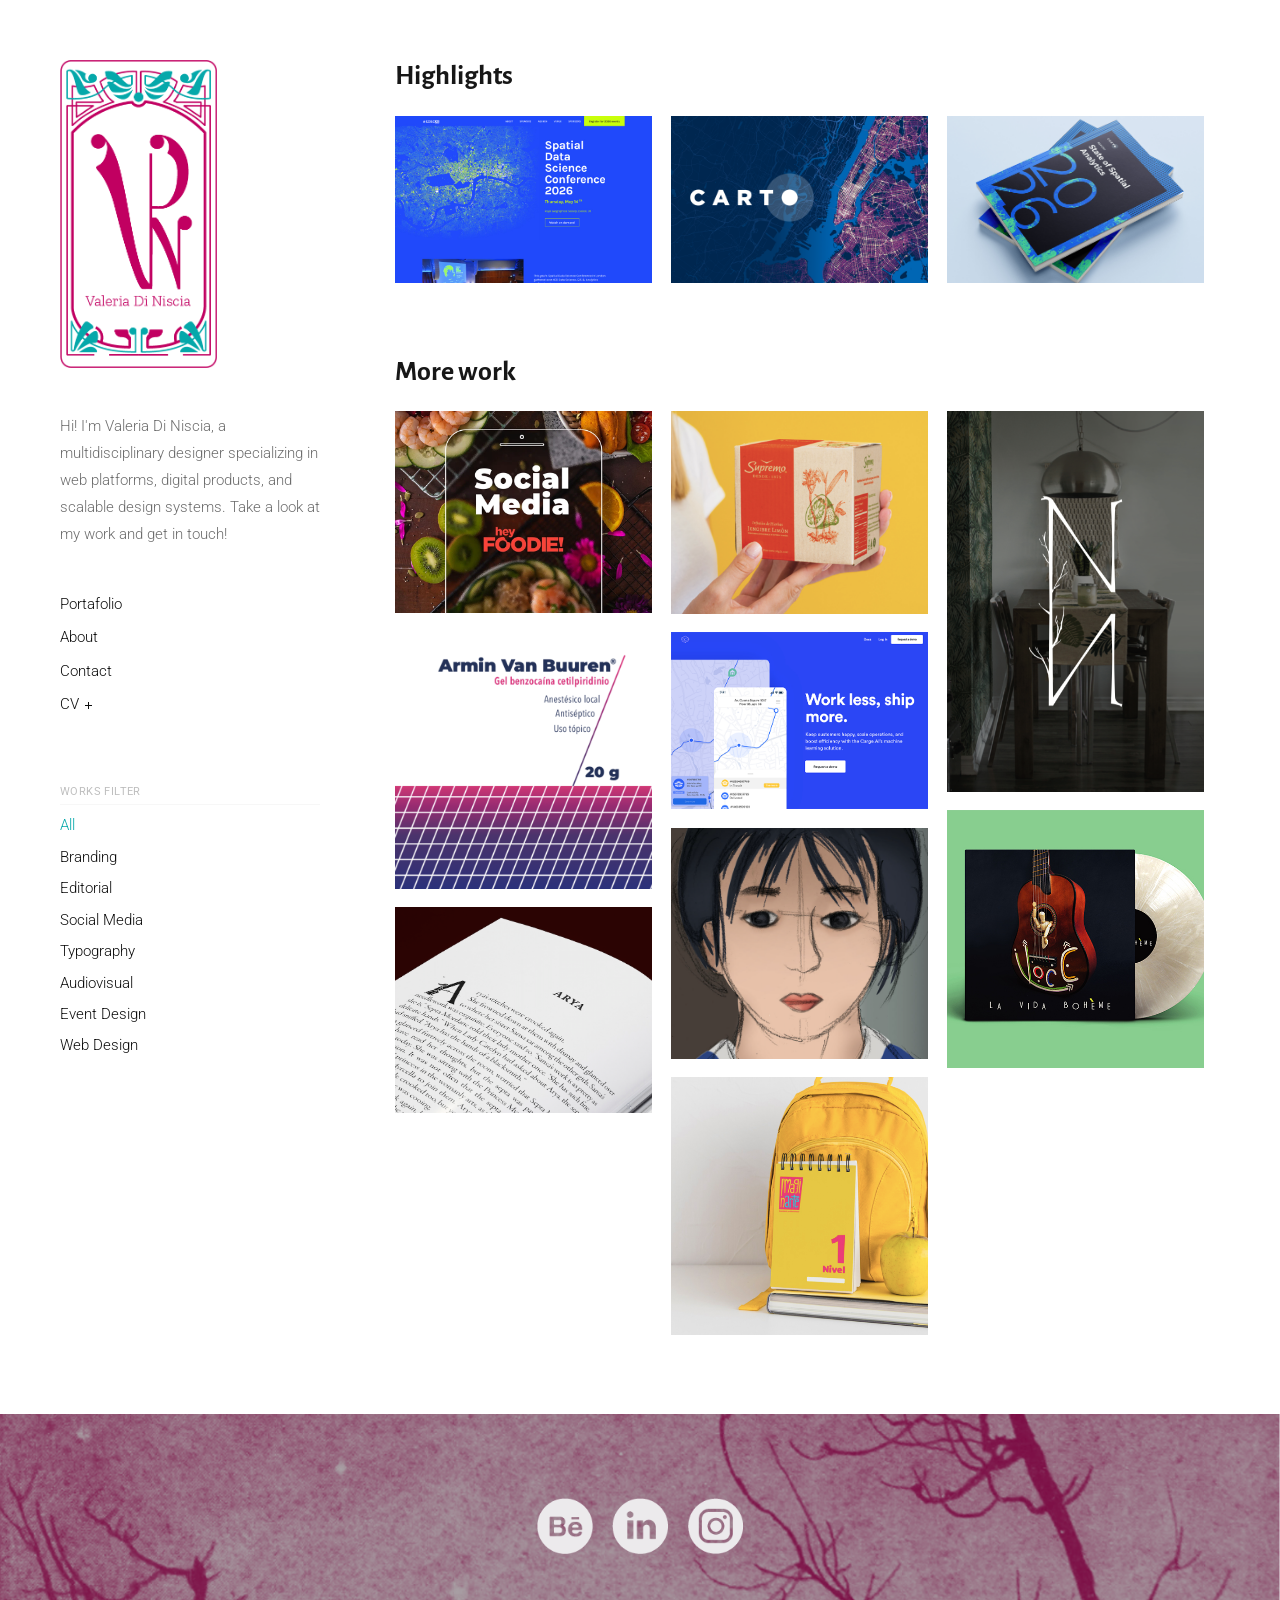
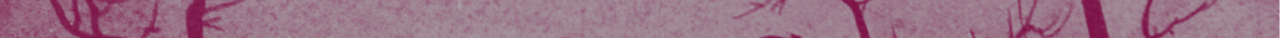
<file: index.html>
<!DOCTYPE html>
<html lang="en">

<head>
	<meta charset="utf-8">
	<meta name="viewport" content="width=device-width, initial-scale=1">
	<title>Portafolio - Valeria Di Niscia</title>
	<link rel="icon" type="image/png" href="img/favicon.png">
	<link rel="stylesheet" href="css/bootstrap.min.css">
	<link rel="stylesheet" href="css/fontello.min.css">
	<link rel="stylesheet" href="css/magnific-popup.min.css">
	<link rel="stylesheet" href="css/animsition.min.css">
	<link rel="stylesheet" href="css/style.css?v=20260731-5">
</head>

<body id="index-page">
	<div class="global-outer">
		<div class="global-inner">
			<header id="sidebar">
				<div class="sidebar-inner"><a class="logo smooth-leave" href="index.html"><img src="img/logo.png"
							alt="SO"></a>
					<p class="intro">Hi! I'm Valeria Di Niscia, a multidisciplinary designer specializing in web
						platforms, digital products, and scalable design systems. Take a look at my work and get in
						touch!</p>
					<nav>
						<ul>
							<li><a class="smooth-leave" href="index.html">Portafolio</a></li>
							<li><a class="smooth-leave" href="about.html">About</a></li>
							<li><a class="smooth-leave" href="contact.html">Contact</a></li>
							<li class="dropdown"><span>CV</span>
								<ul style="display: none;">
									<li><a class="smooth-leave" href="files/valeria-di-niscia-cv-en.pdf"
											target="_blank">English</a></li>
									<li><a class="smooth-leave" href="https://drive.google.com/file/d/1dn1QAMejKVZiA3EEASueAr5Od7oV5cyV/view?usp=sharing" target="_blank">Spanish</a></li>
								</ul>
							</li>
						</ul>
					</nav>
					<div class="widgets-block">
						<div class="widget filter" id="works-filter">
							<p class="title">Works Filter</p>
							<ul>
								<li class="active" data-filter="*">All</li>
								<li data-filter=".branding">Branding</li>
								<li data-filter=".editorial">Editorial</li>
								<li data-filter=".socialMedia">Social Media</li>
								<li data-filter=".typography">Typography</li>
								<li data-filter=".audiovisual">Audiovisual</li>
								<li data-filter=".eventDesign">Event Design</li>
								<li data-filter=".webDesign">Web Design</li>
							</ul>
						</div>
					</div>
				</div>
			</header>
			<main id="main">
				<div class="main-outer">
					<div class="container-fluid">
						<div class="row">
							<div class="col-md-12">
								<section class="work-section work-section--highlights">
									<div class="work-section-heading">
										<h1>Highlights</h1>
									</div>
									<div id="highlights-grid" class="works-grid">
										<div class="gutter"></div>
										<a class="works-item eventDesign branding webDesign audiovisual"
											href="projects/spatial-data-science-conference.html"
											aria-label="View the Spatial Data Science Conference case study">
											<div class="picture">
												<div class="content">
													<div class="text">
														<h2>Spatial Data Science Conference</h2>
														<ul>
															<li>Event Design</li>
															<li>Web Design</li>
														</ul>
													</div>
												</div>
												<img src="./img/sdsc-thumbnail.jpg"
													alt="Spatial Data Science Conference visual identity featuring a map of London">
											</div>
										</a>
										<a class="works-item webDesign" href="projects/carto-website-redesign.html"
											aria-label="View the CARTO website redesign and migration case study">
											<div class="picture">
												<div class="content">
													<div class="text">
														<h2>CARTO - Website redesign and migration</h2>
														<ul>
															<li>Web Design</li>
														</ul>
													</div>
												</div>
												<img src="./img/carto-thumbnail.png"
													alt="CARTO website redesign thumbnail with a map of New York">
											</div>
										</a>
										<a class="works-item editorial" href="projects/state-of-spatial-analytics-2026.html"
											aria-label="View the State of Spatial Analytics 2026 case study">
											<div class="picture">
												<div class="content">
													<div class="text">
														<h2>State of Spatial Analytics 2026</h2>
														<ul>
															<li>Editorial</li>
														</ul>
													</div>
												</div>
												<img src="./img/state-of-spatial-analytics-2026-thumbnail-recovered.jpg"
													alt="State of Spatial Analytics 2026 book mockup">
											</div>
										</a>
									</div>
								</section>
								<section class="work-section">
									<div class="work-section-heading">
										<h2>More work</h2>
									</div>
									<div id="works-grid" class="works-grid">
										<div class="gutter"></div>
									<a class="works-item smooth-leave branding" href="https://www.behance.net/gallery/122758589/Social-Media-Hey-Foodie-Restaurants">
										<div class="picture">
											<div class="content">
												<div class="text">
													<h2>Hey Foodie - Social Media & Branding</h2>
													<ul>
														<li>Branding</li>
													</ul>
												</div>
											</div><img src="./img/heyfoodie.webp" alt="Social Media of Hey Foodie restaurant branches">
										</div>
									</a>
									<a class="works-item smooth-leave branding"
										href="https://www.behance.net/gallery/113367913/Supremo-Tea-Rethink-Redesign-Packaging"
										target="_blank">
										<div class="picture">
											<div class="content">
												<div class="text">
													<h2>Té Supremo - Rethink & Redesign</h2>
													<ul>
														<li>Branding</li>
													</ul>
												</div>
											</div><img src="./img/BRANDING-1.png"
												alt="Box of Redesign Packaging for Té Supremo">
										</div>
									</a><a class="works-item smooth-leave branding" href="https://www.behance.net/gallery/113707041/Nudo-Nativo-Logo-Design">
										<div class="picture">
											<div class="content">
												<div class="text">
													<h2>Nudo Nativo - Branding</h2>
													<ul>
														<li>Branding</li>
													</ul>
												</div>
											</div><img src="./img/BRANDING-2.png" alt="Logotype design for deco store Nudo Nativo">
										</div>
									</a><a class="works-item smooth-leave editorial" href="https://www.behance.net/gallery/113713015/Intense-Armin-Van-Buuren-Cover-Songbook">
										<div class="picture">
											<div class="content">
												<div class="text">
													<h2>Armin Van Buuren - Album cover and Song book</h2>
													<ul>
														<li>Editorial</li>
													</ul>
												</div>
											</div><img src="./img/EDITORIAL-1.png" alt="Vinyl sleeve and songbook for album Intense">
										</div>
									</a><a class="works-item smooth-leave webDesign" href="https://www.behance.net/gallery/122758475/CARGEAI-Landing-page-and-dashboard">
										<div class="picture">
											<div class="content">
												<div class="text">
													<h2>Carge.AI - Interface and landing design</h2>
													<ul>
														<li>Web Design</li>
													</ul>
												</div>
											</div><img src="./img/WEBDESIGN-1.png" alt="Interface and landing design for the delivery SaaS CARGE.AI">
										</div>
									</a><a class="works-item smooth-leave editorial" href="https://www.behance.net/gallery/113711851/Vinyl-Album-Cover-Voce-%28La-Vida-Boheme%29">
										<div class="picture">
											<div class="content">
												<div class="text">
													<h2>La Vida Bohème - Album Cover</h2>
													<ul>
														<li>Editorial</li>
													</ul>
												</div>
											</div><img src="./img/BRANDING-3.jpg" alt="Image of album cover of La Vida Boheme">
										</div>
									</a><a class="works-item smooth-leave audiovisual" href="https://www.behance.net/gallery/113652895/The-Handmaiden-Reverse-Storyboard-Animation">
										<div class="picture">
											<div class="content">
												<div class="text">
													<h2>The Handmaiden - Animation</h2>
													<ul>
														<li>Audiovisual</li>
													</ul>
												</div>
											</div><img src="./img/AUDIOVISUAL-1.png" alt="Storyboard animation of movie The Handmaiden">
										</div>
									</a><a class="works-item smooth-leave typography" href="https://www.behance.net/gallery/113715985/A-Type-of-Ice-Fire-Drop-Caps-Font">
										<div class="picture">
											<div class="content">
												<div class="text">
													<h2>A Type of Ice and Fire</h2>
													<ul>
														<li>Typography</li>
													</ul>
												</div>
											</div><img src="./img/TYPE-1.png" alt="Drop Cap Typography for books A Song of Ice & Fire">
										</div>
									</a><a class="works-item smooth-leave branding socialMedia" href="https://www.behance.net/gallery/113877133/ImaginArte-Logo-Design-Web-Design">
										<div class="picture">
											<div class="content">
												<div class="text">
													<h2>ImaginArte - Branding</h2>
													<ul>
														<li>Branding</li>
													</ul>
												</div>
											</div><img src="./img/BRANDING-4.png" alt="Logotype for kindergarten ImaginArte">
										</div>
									</a>
									</div>
								</section>
							</div>
						</div>
					</div>
				</div>
			</main>
		</div>
	</div>
	<div class="footer">
		<span class="social-media">
			<a href="https://www.behance.net/valeriadiniscia"><img src="img/social-behance.png"
					alt="logo of Behance" /></a>
		</span>
		<span class="social-media">
			<a href="https://www.linkedin.com/in/valeriadiniscia/"><img src="img/social-linkedin.png"
					alt="logo of Linkedin" /></a>
		</span>
		<span class="social-media">
			<a href="https://www.instagram.com/valeria9899/"><img src="img/social-instagram.png"
					alt="logo of Instagram" /></a>
		</span>
	</div>
	<script src="js/plugins.min.js"></script>
	<script src="js/functions.js?v=20260730-1"></script>
</body>
</html>
</file>
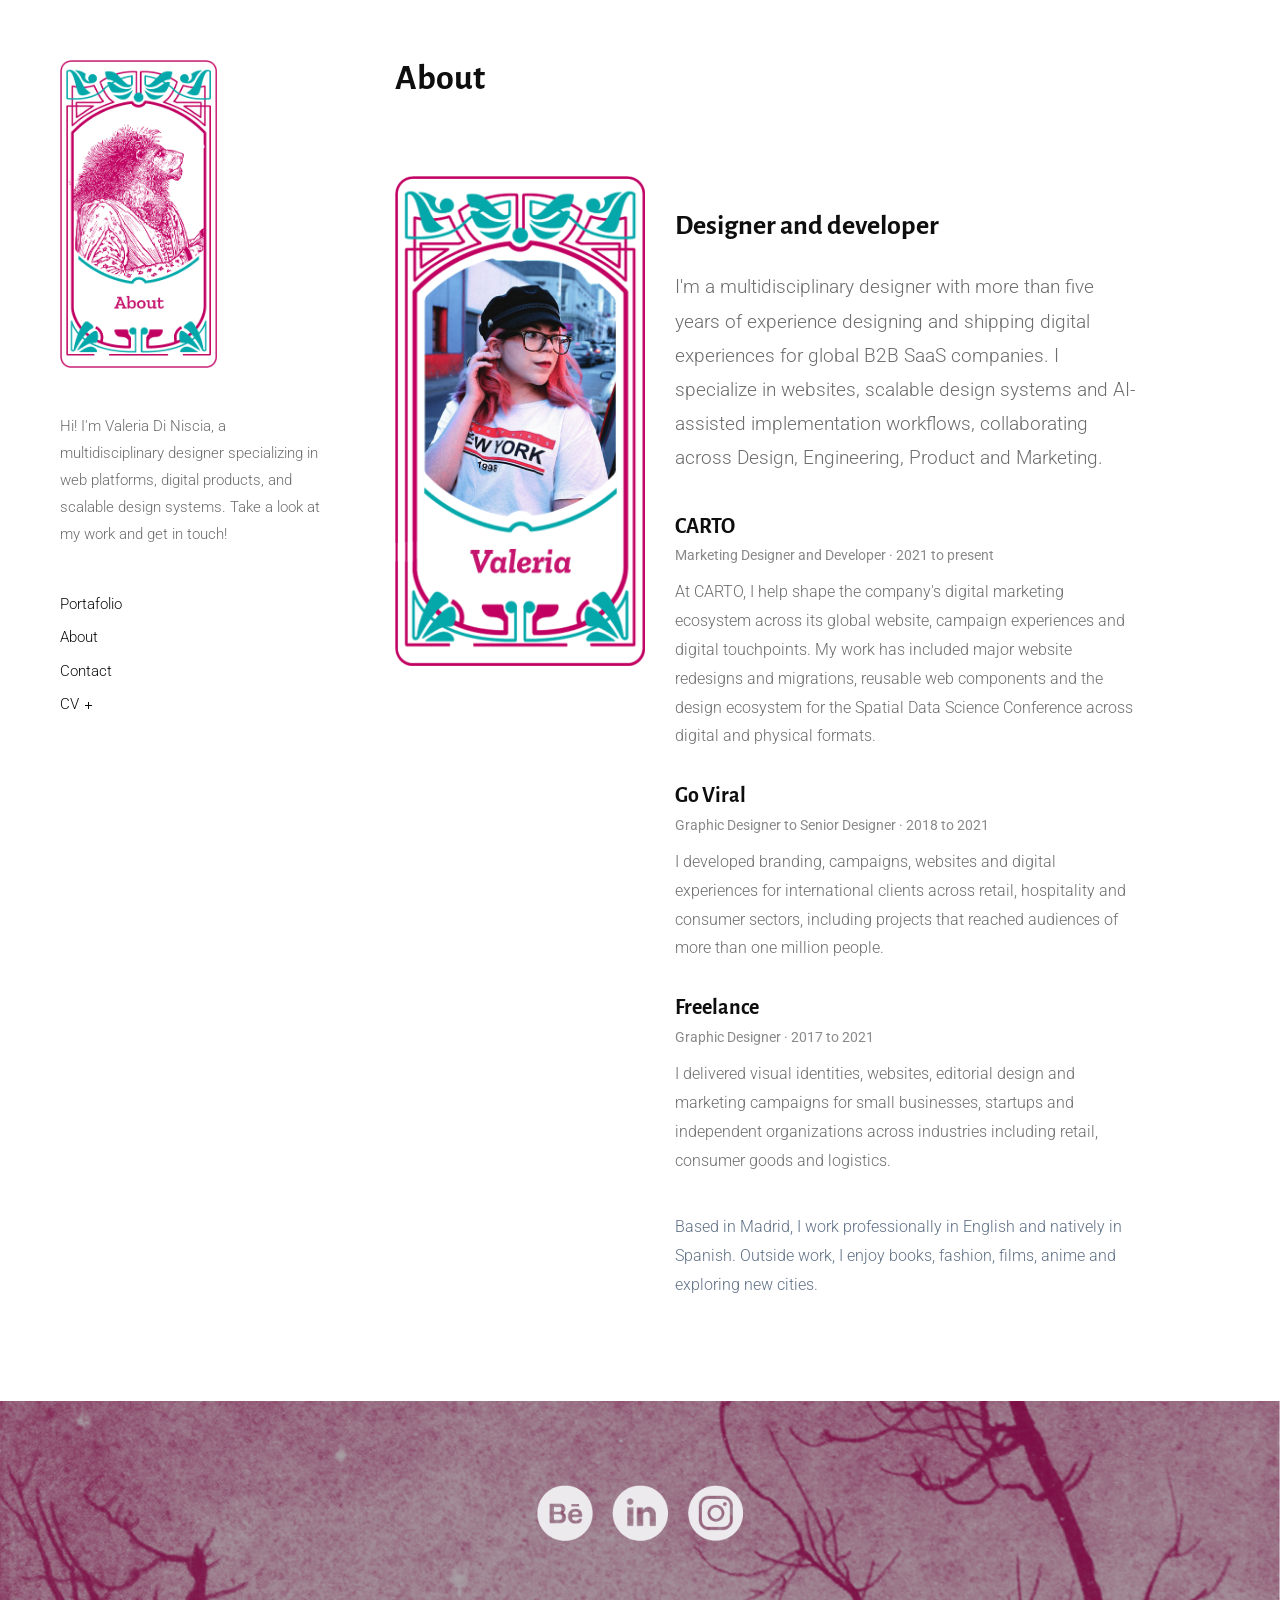
<file: about.html>
<!DOCTYPE html>
<html lang="en">

<head>
	<meta charset="utf-8">
	<meta name="viewport" content="width=device-width, initial-scale=1">
	<title>About - Valeria Di Niscia</title>
	<link rel="icon" type="image/png" href="img/favicon.png">
	<link rel="stylesheet" href="css/bootstrap.min.css">
	<link rel="stylesheet" href="css/fontello.min.css">
	<link rel="stylesheet" href="css/magnific-popup.min.css">
	<link rel="stylesheet" href="css/animsition.min.css">
	<link rel="stylesheet" href="css/style.css">
</head>

<body id="about-page">
	<div class="global-outer">
		<div class="global-inner">
			<header id="sidebar">
				<div class="sidebar-inner"><a class="logo smooth-leave" href="index.html"><img src="img/about.png"
							alt="SO"></a>
					<p class="intro">Hi! I'm Valeria Di Niscia, a multidisciplinary designer specializing in web
						platforms, digital products, and scalable design systems. Take a look at my work and get in
						touch!</p>
					<nav>
						<ul>
							<li><a class="smooth-leave" href="index.html">Portafolio</a></li>
							<li><a class="smooth-leave" href="about.html">About</a></li>
							<li><a class="smooth-leave" href="contact.html">Contact</a></li>
							<li class="dropdown"><span>CV</span>
								<ul style="display: none;">
									<li><a class="smooth-leave" href="files/valeria-di-niscia-cv-en.pdf"
											target="_blank">English</a></li>
									<li><a class="smooth-leave" href="https://drive.google.com/file/d/1dn1QAMejKVZiA3EEASueAr5Od7oV5cyV/view?usp=sharing" target="_blank">Spanish</a></li>
								</ul>
							</li>
						</ul>
					</nav>
				</div>
			</header>
			<main id="main">
				<div class="main-outer">
					<div class="container-fluid">
						<div class="page-title">
							<div class="row">
								<div class="col-md-12">
									<h1>About</h1>
								</div>
							</div>
						</div>
						<div class="approach">
							<div class="row">
								<div class="col-md-3"><img src="./img/image-Valeria.png"
										alt="Portrait of Valeria Di Niscia"></div>
								<div class="col-md-7 col-md-offset-1">
									<div class="text">
										<h2>Designer and developer</h2>
										<p class="about-intro">I'm a multidisciplinary designer with more than five years
											of experience designing and shipping digital experiences for global B2B SaaS
											companies. I specialize in websites, scalable design systems and AI-assisted
											implementation workflows, collaborating across Design, Engineering, Product
											and Marketing.</p>

										<div class="about-role">
											<h3>CARTO</h3>
											<p class="about-role-meta">Marketing Designer and Developer &middot; 2021 to
												present</p>
											<p>At CARTO, I help shape the company's digital marketing ecosystem across
												its global website, campaign experiences and digital touchpoints. My work
												has included major website redesigns and migrations, reusable web
												components and the design ecosystem for the Spatial Data Science
												Conference across digital and physical formats.</p>
										</div>

										<div class="about-role">
											<h3>Go Viral</h3>
											<p class="about-role-meta">Graphic Designer to Senior Designer &middot; 2018
												to 2021</p>
											<p>I developed branding, campaigns, websites and digital experiences for
												international clients across retail, hospitality and consumer sectors,
												including projects that reached audiences of more than one million
												people.</p>
										</div>

										<div class="about-role">
											<h3>Freelance</h3>
											<p class="about-role-meta">Graphic Designer &middot; 2017 to 2021</p>
											<p>I delivered visual identities, websites, editorial design and marketing
												campaigns for small businesses, startups and independent organizations
												across industries including retail, consumer goods and logistics.</p>
										</div>

										<p class="about-personal">Based in Madrid, I work professionally in English and
											natively in Spanish. Outside work, I enjoy books, fashion, films, anime and
											exploring new cities.</p>
									</div>
								</div>
							</div>
						</div>
					</div>
				</div>
			</main>
		</div>
	</div>
	<div class="footer">
		<span class="social-media">
			<a href="https://www.behance.net/valeriadiniscia"><img src="img/social-behance.png"
					alt="logo of Behance" /></a>
		</span>
		<span class="social-media">
			<a href="https://www.linkedin.com/in/valeriadiniscia/"><img src="img/social-linkedin.png"
					alt="logo of Linkedin" /></a>
		</span>
		<span class="social-media">
			<a href="https://www.instagram.com/valeria9899/"><img src="img/social-instagram.png"
					alt="logo of Instagram" /></a>
		</span>
	</div>
	<script src="js/plugins.min.js"></script>
	<script src="js/functions.js"></script>
</body>

</html>
</file>
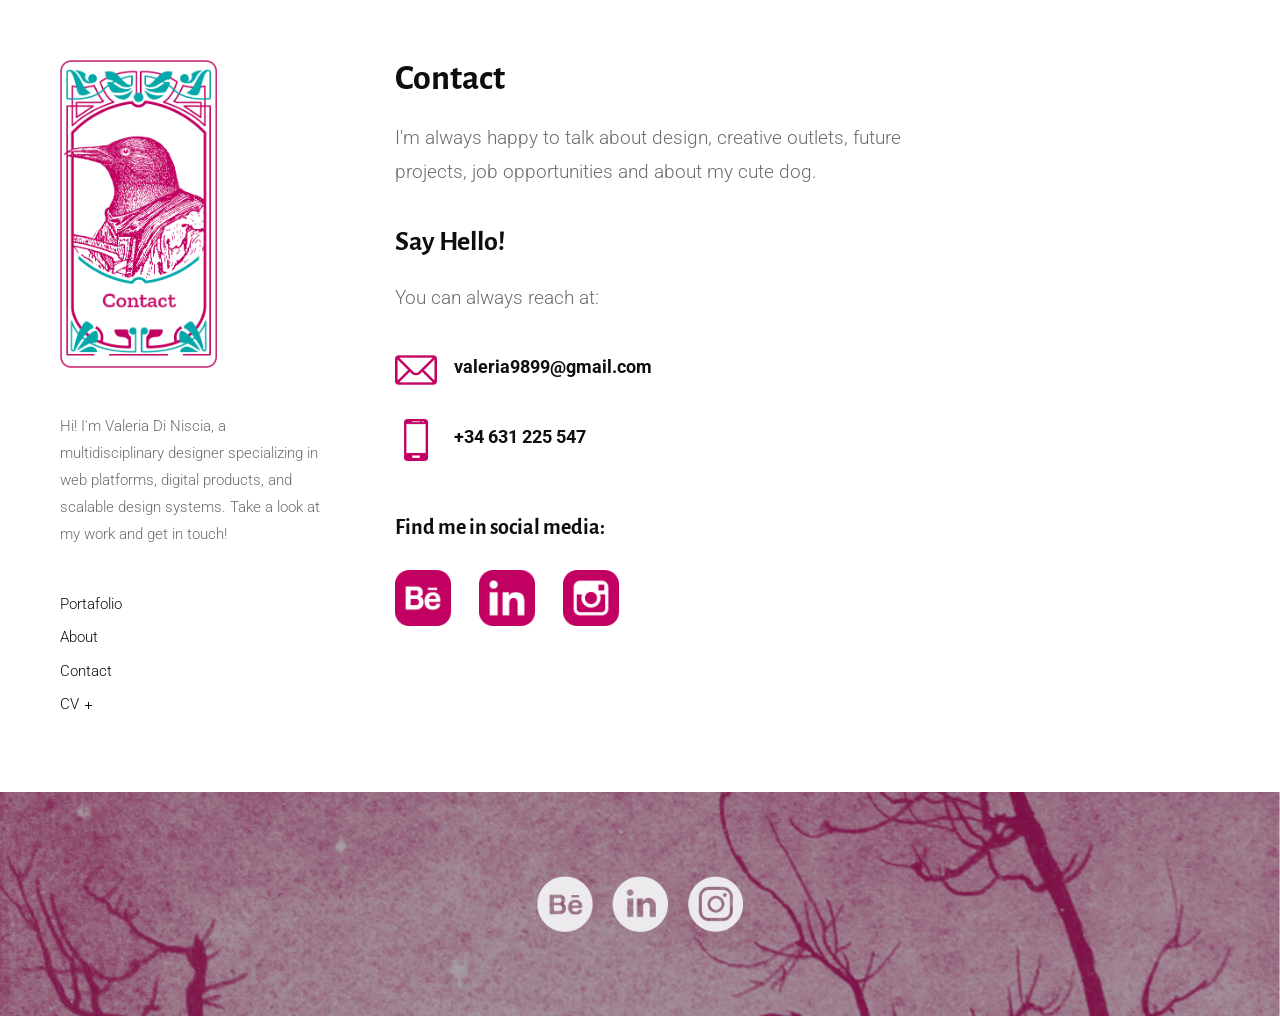
<file: contact.html>
<!DOCTYPE html>
<html lang="en">
	<head>
		<meta charset="utf-8">
		<meta name="viewport" content="width=device-width, initial-scale=1">
		<title>Contact - Valeria Di Niscia</title>
		<link rel="icon" type="image/png" href="img/favicon.png">
		<link rel="stylesheet" href="css/bootstrap.min.css">
		<link rel="stylesheet" href="css/fontello.min.css">
		<link rel="stylesheet" href="css/magnific-popup.min.css">
		<link rel="stylesheet" href="css/animsition.min.css">
		<link rel="stylesheet" href="css/style.css">
	</head>
	<body id="contact-page">
		<div class="global-outer">
			<div class="global-inner">
				<header id="sidebar">
					<div class="sidebar-inner"><a class="logo smooth-leave" href="index.html"><img src="img/CONTACTO.png" alt="SO"></a>
						<p class="intro">Hi! I'm Valeria Di Niscia, a multidisciplinary designer specializing in web
							platforms, digital products, and scalable design systems. Take a look at my work and get in
							touch!</p>
						<nav>
							<ul>
								<li><a class="smooth-leave" href="index.html">Portafolio</a></li>
								<li><a class="smooth-leave" href="about.html">About</a></li>
								<li><a class="smooth-leave" href="contact.html">Contact</a></li>
								<li class="dropdown"><span>CV</span>
									<ul style="display: none;">
										<li><a class="smooth-leave" href="files/valeria-di-niscia-cv-en.pdf"
												target="_blank">English</a></li>
										<li><a class="smooth-leave" href="https://drive.google.com/file/d/1dn1QAMejKVZiA3EEASueAr5Od7oV5cyV/view?usp=sharing" target="_blank">Spanish</a></li>
									</ul>
								</li>
							</ul>
						</nav>
					</div>
				</header>
				<main id="main">
					<div class="main-outer">
						<div class="container-fluid">
							<div class="page-title">
								<div class="row">
									<div class="col-md-8">
										<h1>Contact</h1>
										<p class="lead">I'm always happy to talk about design, creative outlets, future projects, job opportunities and about my cute dog.</p>
									</div>
								</div>
								<div class="say-hello">
									<div class="row">
										<div class="col-md-8">
											<h2>Say Hello!</h2>
											<p class="lead">You can always reach at:</p>
										</div>
									</div>
									<div class="row">
										<div class="col-md-8">
											<img src="./img/mail.png" alt="Logo mail" class="icons-contacts">
											<a class="contact-info" href="mailto:valeria9899@gmail.com">valeria9899@gmail.com</a>
										</div>
									</div>
									<div class="row">
										<div class="col-md-8">
											<img src="./img/smartphone.png" alt="Logo phone" class="icons-contacts">
											<a class="contact-info" href="tel:+34631225547">+34 631 225 547</a>
										</div>
									</div>
									<div class="row">
										<div class="col-md-8">
											<h3 id="find-me">Find me in social media:</h3>
											<a href="https://www.behance.net/valeriadiniscia" target="_blank" rel="noopener noreferrer">
												<img src="./img/behance.png" alt="Logo Behance" class="icons-social-contact">
											</a>
											<a href="https://www.linkedin.com/in/valeriadiniscia/" target="_blank" rel="noopener noreferrer">
												<img src="./img/linkedin.png" alt="Logo Linkedin" class="icons-social-contact">
											</a>
											<a href="https://www.instagram.com/valeria9899/" target="_blank" rel="noopener noreferrer">
												<img src="./img/instagram.png" alt="Logo Instagram" class="icons-social-contact">
											</a>
										</div>
									</div>
								</div>
							</div>
						</div>
					</div>
				</main>
			</div>
		</div>
		<div class="footer">
			<span class="social-media">
				<a href="https://www.behance.net/valeriadiniscia"><img src="img/social-behance.png"
						alt="logo of Behance" /></a>
			</span>
			<span class="social-media">
				<a href="https://www.linkedin.com/in/valeriadiniscia/"><img src="img/social-linkedin.png"
						alt="logo of Linkedin" /></a>
			</span>
			<span class="social-media">
				<a href="https://www.instagram.com/valeria9899/"><img src="img/social-instagram.png"
						alt="logo of Instagram" /></a>
			</span>
		</div>
		<script src="js/plugins.min.js"></script>
		<script src="js/functions.js"></script>
	</body>
</html>
</file>
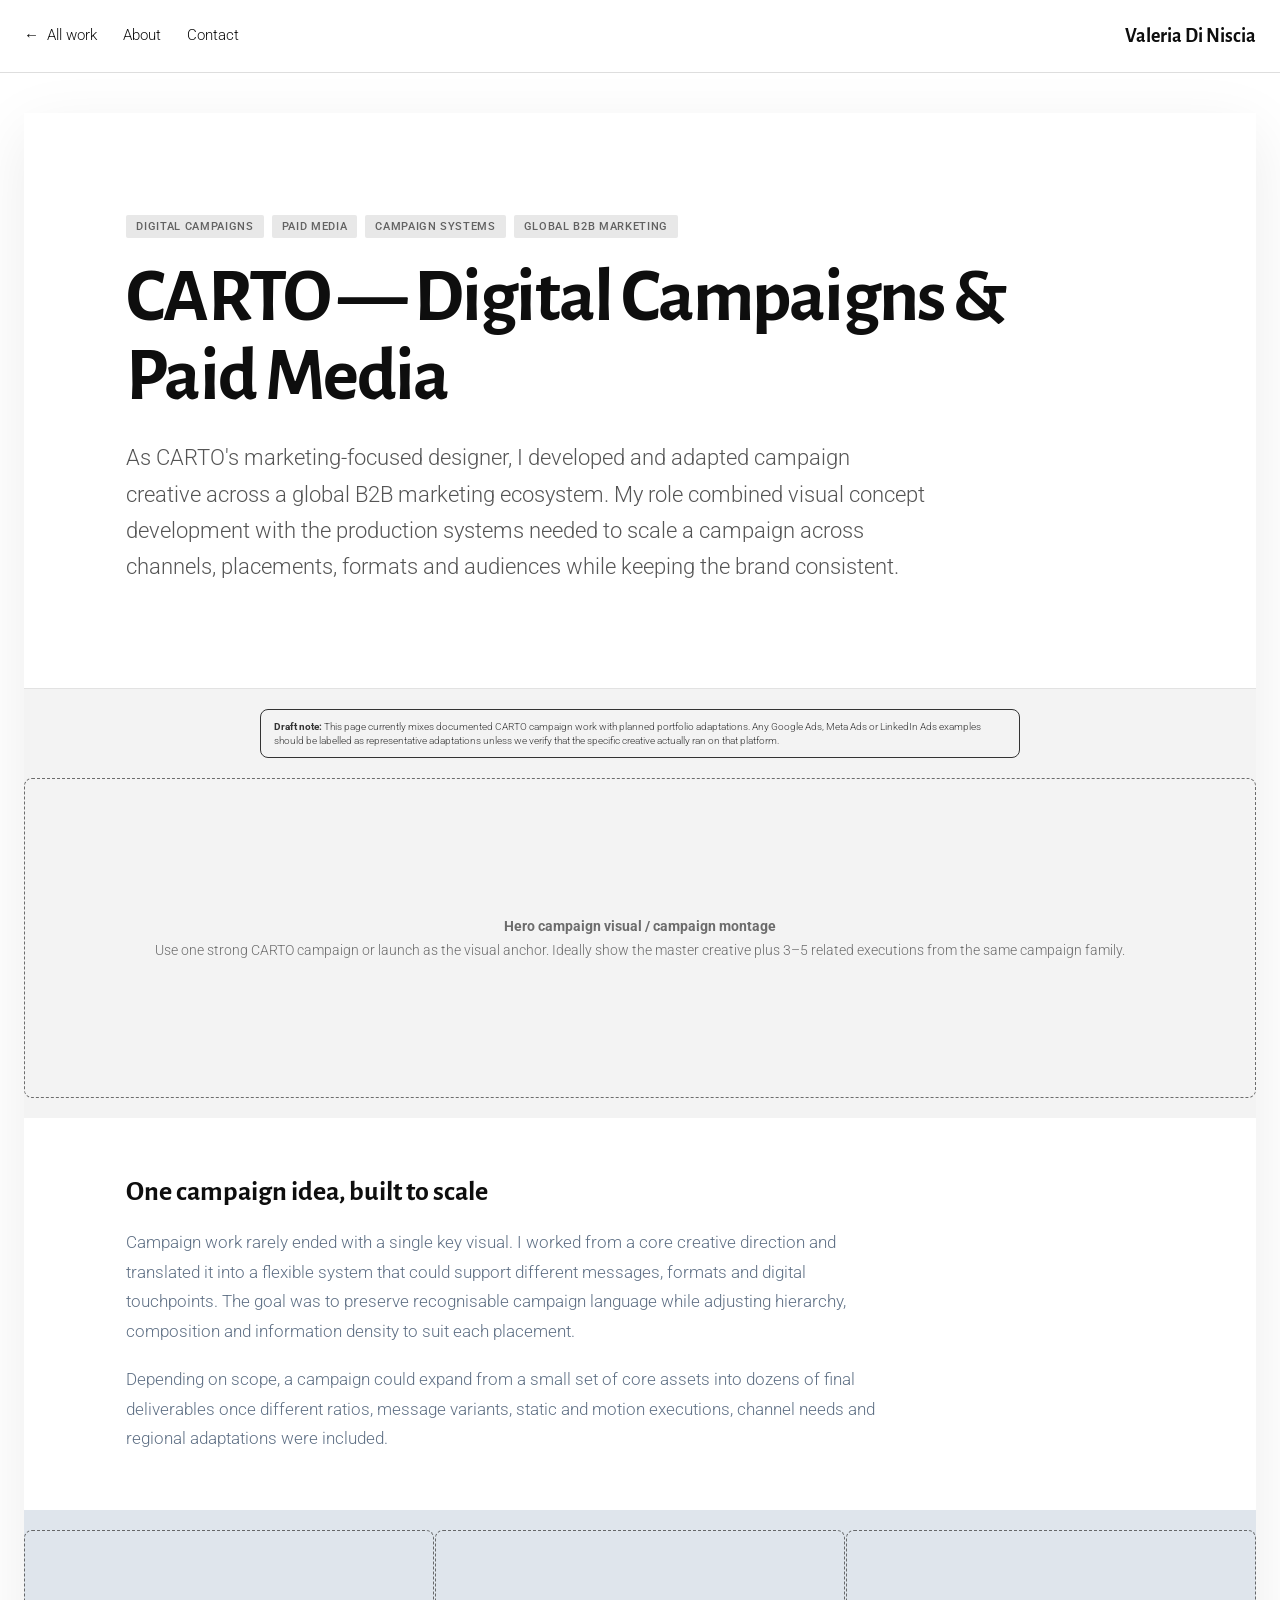
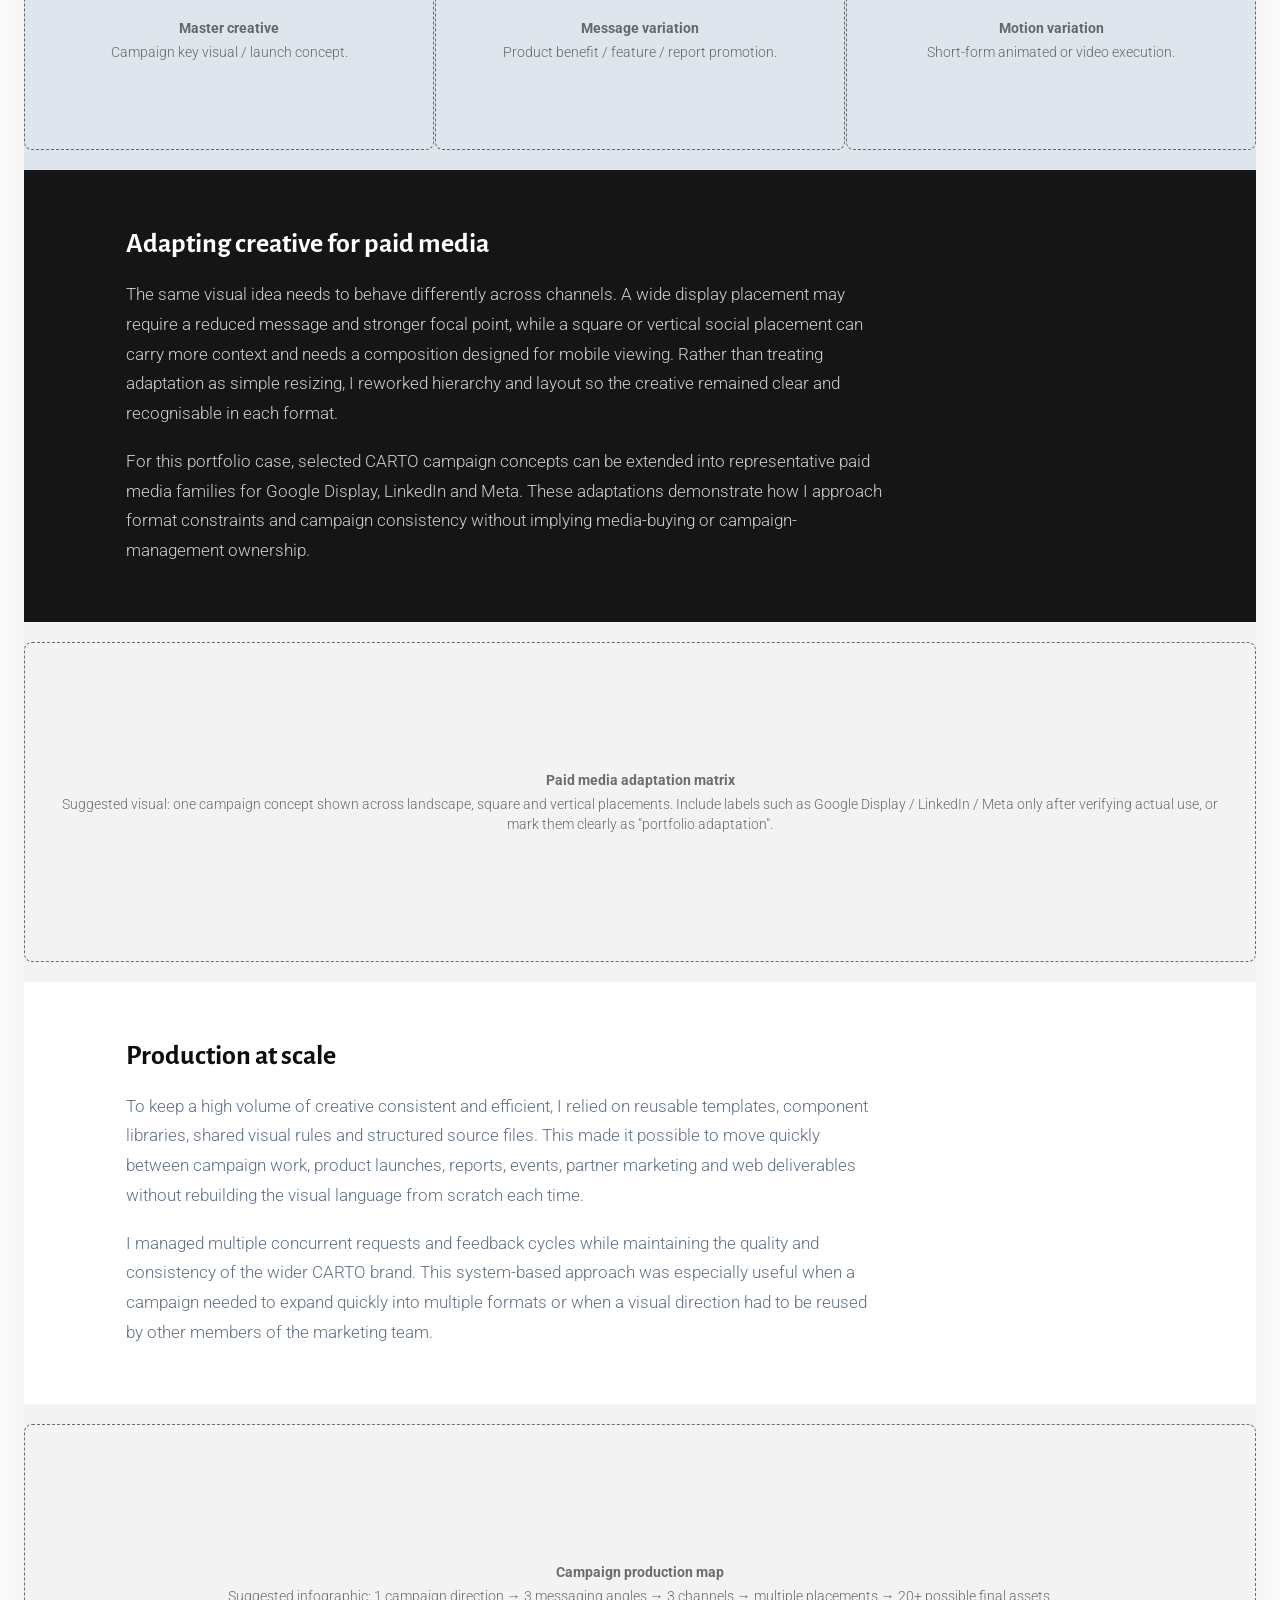
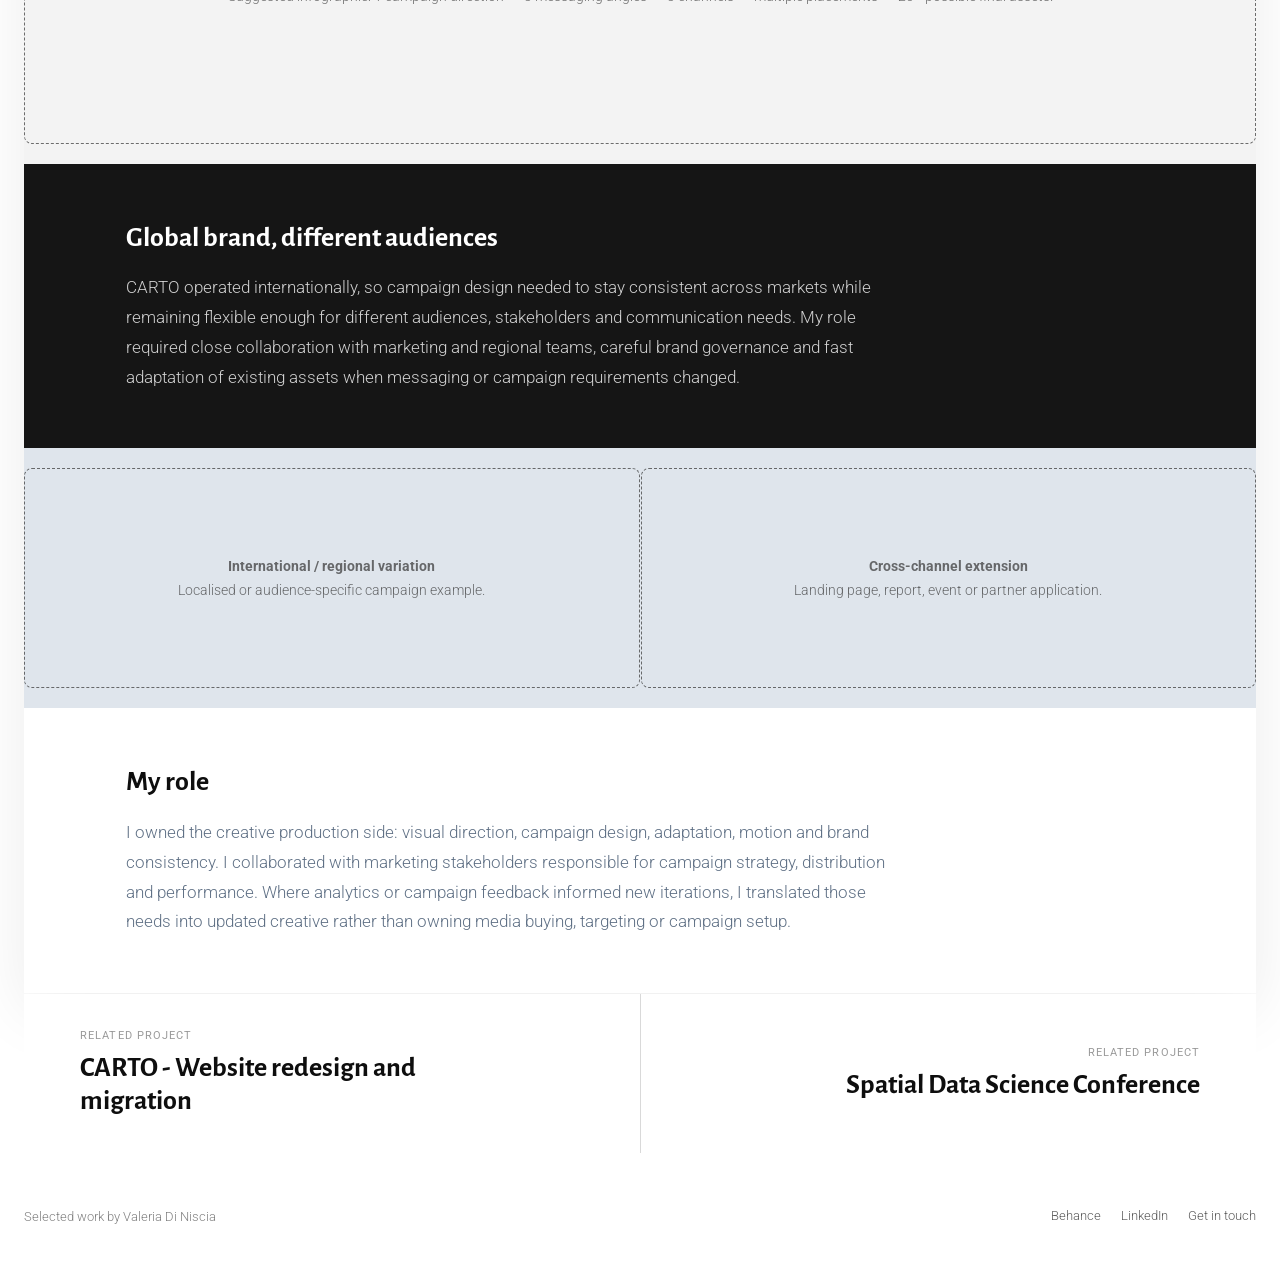
<file: projects/carto-digital-campaigns.html>
<!DOCTYPE html>
<html lang="en">

<head>
	<meta charset="utf-8">
	<meta name="viewport" content="width=device-width, initial-scale=1">
	<meta name="description" content="CARTO digital campaign and paid media design case study by Valeria Di Niscia.">
	<title>CARTO Digital Campaigns | Valeria Di Niscia</title>
	<link rel="icon" type="image/png" href="../img/favicon.png">
	<link rel="stylesheet" href="../css/bootstrap.min.css">
	<link rel="stylesheet" href="../css/fontello.min.css">
	<link rel="stylesheet" href="../css/style.css?v=20260731-8">

	<style>
		.case-study-draft-note {
			max-width: 760px;
			margin: 2rem auto;
			padding: 1rem 1.25rem;
			border: 1px solid currentColor;
			border-radius: 8px;
			font-size: 0.95rem;
		}
		.case-study-placeholder {
			min-height: 320px;
			display: flex;
			align-items: center;
			justify-content: center;
			text-align: center;
			border: 1px dashed currentColor;
			border-radius: 8px;
			padding: 2rem;
			margin: 2rem 0;
			opacity: 0.7;
		}
		.case-study-placeholder strong {
			display: block;
			margin-bottom: 0.4rem;
		}
		.case-study-placeholder--short {
			min-height: 220px;
		}
	</style>
</head>

<body id="project-page" class="case-study-page">
	<header class="case-study-nav">
		<div class="case-study-nav-inner">
			<nav class="case-study-nav-links" aria-label="Project navigation">
				<a class="case-study-back" href="../index.html"><span aria-hidden="true">←</span> All work</a>
				<a class="case-study-nav-secondary" href="../about.html">About</a>
				<a class="case-study-nav-secondary" href="../contact.html">Contact</a>
			</nav>
			<a class="case-study-brand" href="../index.html">Valeria Di Niscia</a>
		</div>
	</header>

	<main class="case-study-shell">
		<article class="case-study">
			<header class="project-lightbox-header">
				<div class="project-lightbox-tags" aria-label="Project disciplines">
					<span>Digital campaigns</span>
					<span>Paid media</span>
					<span>Campaign systems</span>
					<span>Global B2B marketing</span>
				</div>

				<h1>CARTO — Digital Campaigns & Paid Media</h1>

				<p class="project-lightbox-lead">
					As CARTO's marketing-focused designer, I developed and adapted campaign creative across a global
					B2B marketing ecosystem. My role combined visual concept development with the production systems
					needed to scale a campaign across channels, placements, formats and audiences while keeping the
					brand consistent.
				</p>
			</header>

			<div class="case-study-draft-note">
				<strong>Draft note:</strong> This page currently mixes documented CARTO campaign work with planned
				portfolio adaptations. Any Google Ads, Meta Ads or LinkedIn Ads examples should be labelled as
				representative adaptations unless we verify that the specific creative actually ran on that platform.
			</div>

			<div class="case-study-placeholder">
				<div>
					<strong>Hero campaign visual / campaign montage</strong>
					Use one strong CARTO campaign or launch as the visual anchor. Ideally show the master creative plus
					3–5 related executions from the same campaign family.
				</div>
			</div>

			<section class="project-lightbox-copy">
				<h2>One campaign idea, built to scale</h2>
				<p>
					Campaign work rarely ended with a single key visual. I worked from a core creative direction and
					translated it into a flexible system that could support different messages, formats and digital
					touchpoints. The goal was to preserve recognisable campaign language while adjusting hierarchy,
					composition and information density to suit each placement.
				</p>
				<p>
					Depending on scope, a campaign could expand from a small set of core assets into dozens of final
					deliverables once different ratios, message variants, static and motion executions, channel needs
					and regional adaptations were included.
				</p>
			</section>

			<div class="project-lightbox-media-grid project-lightbox-media-grid--three">
				<div class="case-study-placeholder case-study-placeholder--short">
					<div><strong>Master creative</strong>Campaign key visual / launch concept.</div>
				</div>
				<div class="case-study-placeholder case-study-placeholder--short">
					<div><strong>Message variation</strong>Product benefit / feature / report promotion.</div>
				</div>
				<div class="case-study-placeholder case-study-placeholder--short">
					<div><strong>Motion variation</strong>Short-form animated or video execution.</div>
				</div>
			</div>

			<section class="project-lightbox-copy project-lightbox-copy--accent">
				<h2>Adapting creative for paid media</h2>
				<p>
					The same visual idea needs to behave differently across channels. A wide display placement may
					require a reduced message and stronger focal point, while a square or vertical social placement can
					carry more context and needs a composition designed for mobile viewing. Rather than treating
					adaptation as simple resizing, I reworked hierarchy and layout so the creative remained clear and
					recognisable in each format.
				</p>
				<p>
					For this portfolio case, selected CARTO campaign concepts can be extended into representative paid
					media families for Google Display, LinkedIn and Meta. These adaptations demonstrate how I approach
					format constraints and campaign consistency without implying media-buying or campaign-management
					ownership.
				</p>
			</section>

			<div class="case-study-placeholder">
				<div>
					<strong>Paid media adaptation matrix</strong>
					Suggested visual: one campaign concept shown across landscape, square and vertical placements.
					Include labels such as Google Display / LinkedIn / Meta only after verifying actual use, or mark
					them clearly as "portfolio adaptation".
				</div>
			</div>

			<section class="project-lightbox-copy">
				<h2>Production at scale</h2>
				<p>
					To keep a high volume of creative consistent and efficient, I relied on reusable templates,
					component libraries, shared visual rules and structured source files. This made it possible to move
					quickly between campaign work, product launches, reports, events, partner marketing and web
					deliverables without rebuilding the visual language from scratch each time.
				</p>
				<p>
					I managed multiple concurrent requests and feedback cycles while maintaining the quality and
					consistency of the wider CARTO brand. This system-based approach was especially useful when a
					campaign needed to expand quickly into multiple formats or when a visual direction had to be
					reused by other members of the marketing team.
				</p>
			</section>

			<div class="case-study-placeholder">
				<div>
					<strong>Campaign production map</strong>
					Suggested infographic: 1 campaign direction → 3 messaging angles → 3 channels → multiple placements
					→ 20+ possible final assets.
				</div>
			</div>

			<section class="project-lightbox-copy project-lightbox-copy--accent">
				<h2>Global brand, different audiences</h2>
				<p>
					CARTO operated internationally, so campaign design needed to stay consistent across markets while
					remaining flexible enough for different audiences, stakeholders and communication needs. My role
					required close collaboration with marketing and regional teams, careful brand governance and fast
					adaptation of existing assets when messaging or campaign requirements changed.
				</p>
			</section>

			<div class="project-lightbox-media-grid">
				<div class="case-study-placeholder case-study-placeholder--short">
					<div><strong>International / regional variation</strong>Localised or audience-specific campaign example.</div>
				</div>
				<div class="case-study-placeholder case-study-placeholder--short">
					<div><strong>Cross-channel extension</strong>Landing page, report, event or partner application.</div>
				</div>
			</div>

			<section class="project-lightbox-copy">
				<h2>My role</h2>
				<p>
					I owned the creative production side: visual direction, campaign design, adaptation, motion and
					brand consistency. I collaborated with marketing stakeholders responsible for campaign strategy,
					distribution and performance. Where analytics or campaign feedback informed new iterations, I
					translated those needs into updated creative rather than owning media buying, targeting or campaign
					setup.
				</p>
			</section>
		</article>

		<nav class="case-study-project-nav" aria-label="Browse highlight projects">
			<a href="carto-website-redesign.html">
				<small>Related project</small>
				<strong>CARTO - Website redesign and migration</strong>
			</a>
			<a href="spatial-data-science-conference.html">
				<small>Related project</small>
				<strong>Spatial Data Science Conference</strong>
			</a>
		</nav>
	</main>

	<footer class="case-study-footer">
		<p>Selected work by Valeria Di Niscia</p>
		<div class="case-study-footer-links">
			<a href="https://www.behance.net/valeriadiniscia">Behance</a>
			<a href="https://www.linkedin.com/in/valeriadiniscia/">LinkedIn</a>
			<a href="../contact.html">Get in touch</a>
		</div>
	</footer>

	<script src="../js/case-study.js?v=20260731-1"></script>
</body>

</html>
</file>
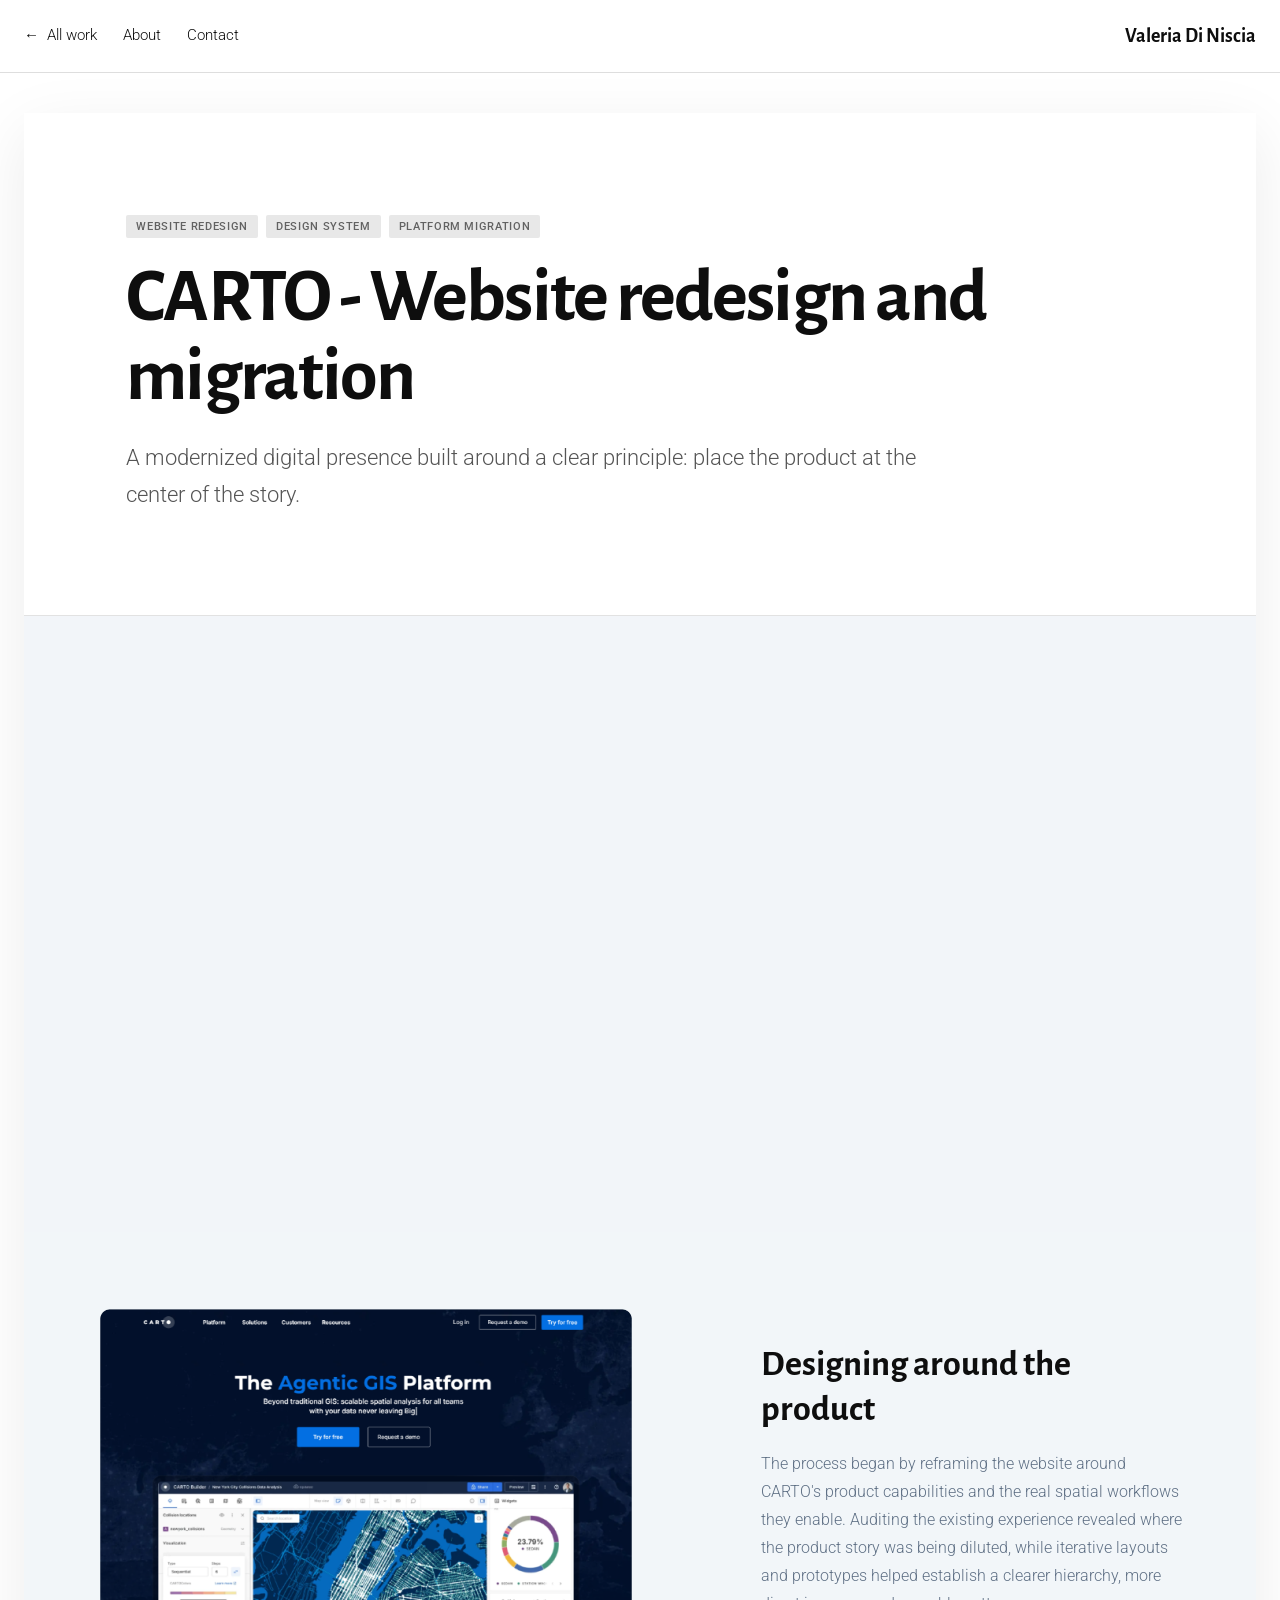
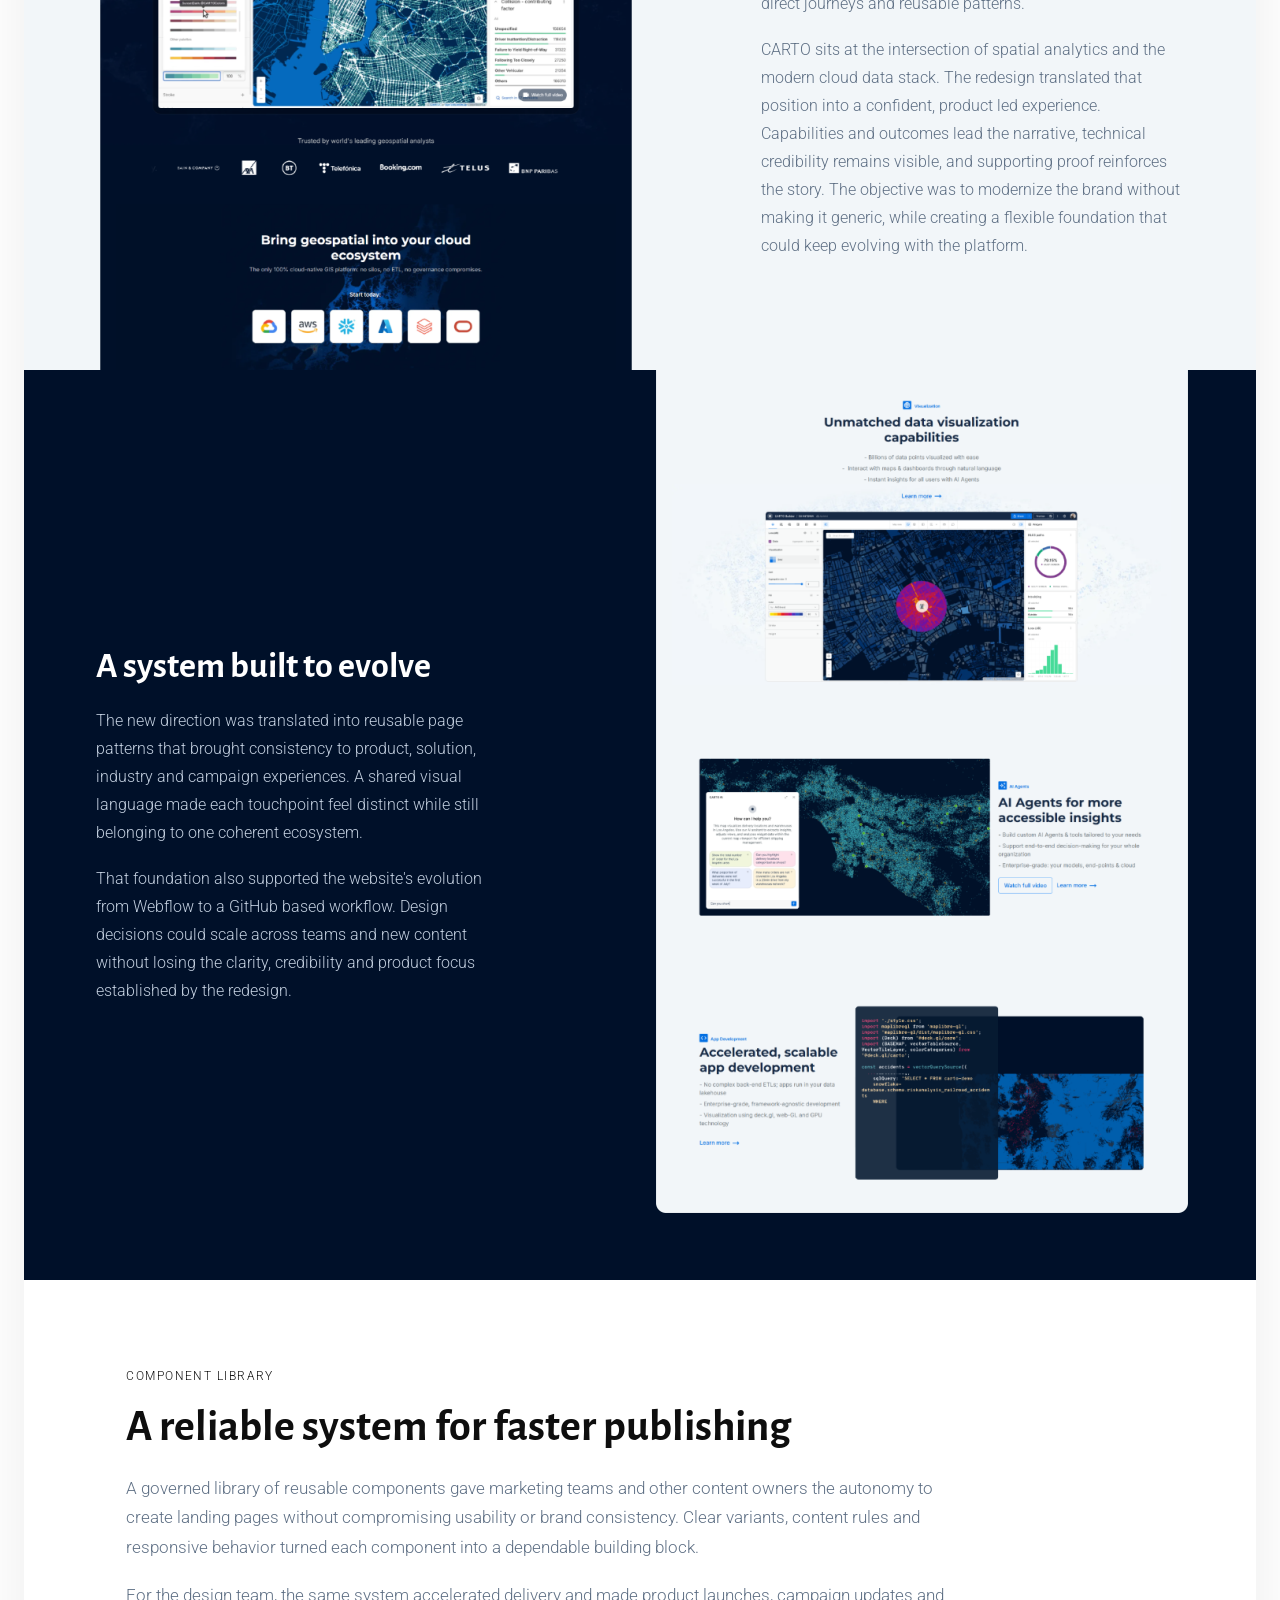
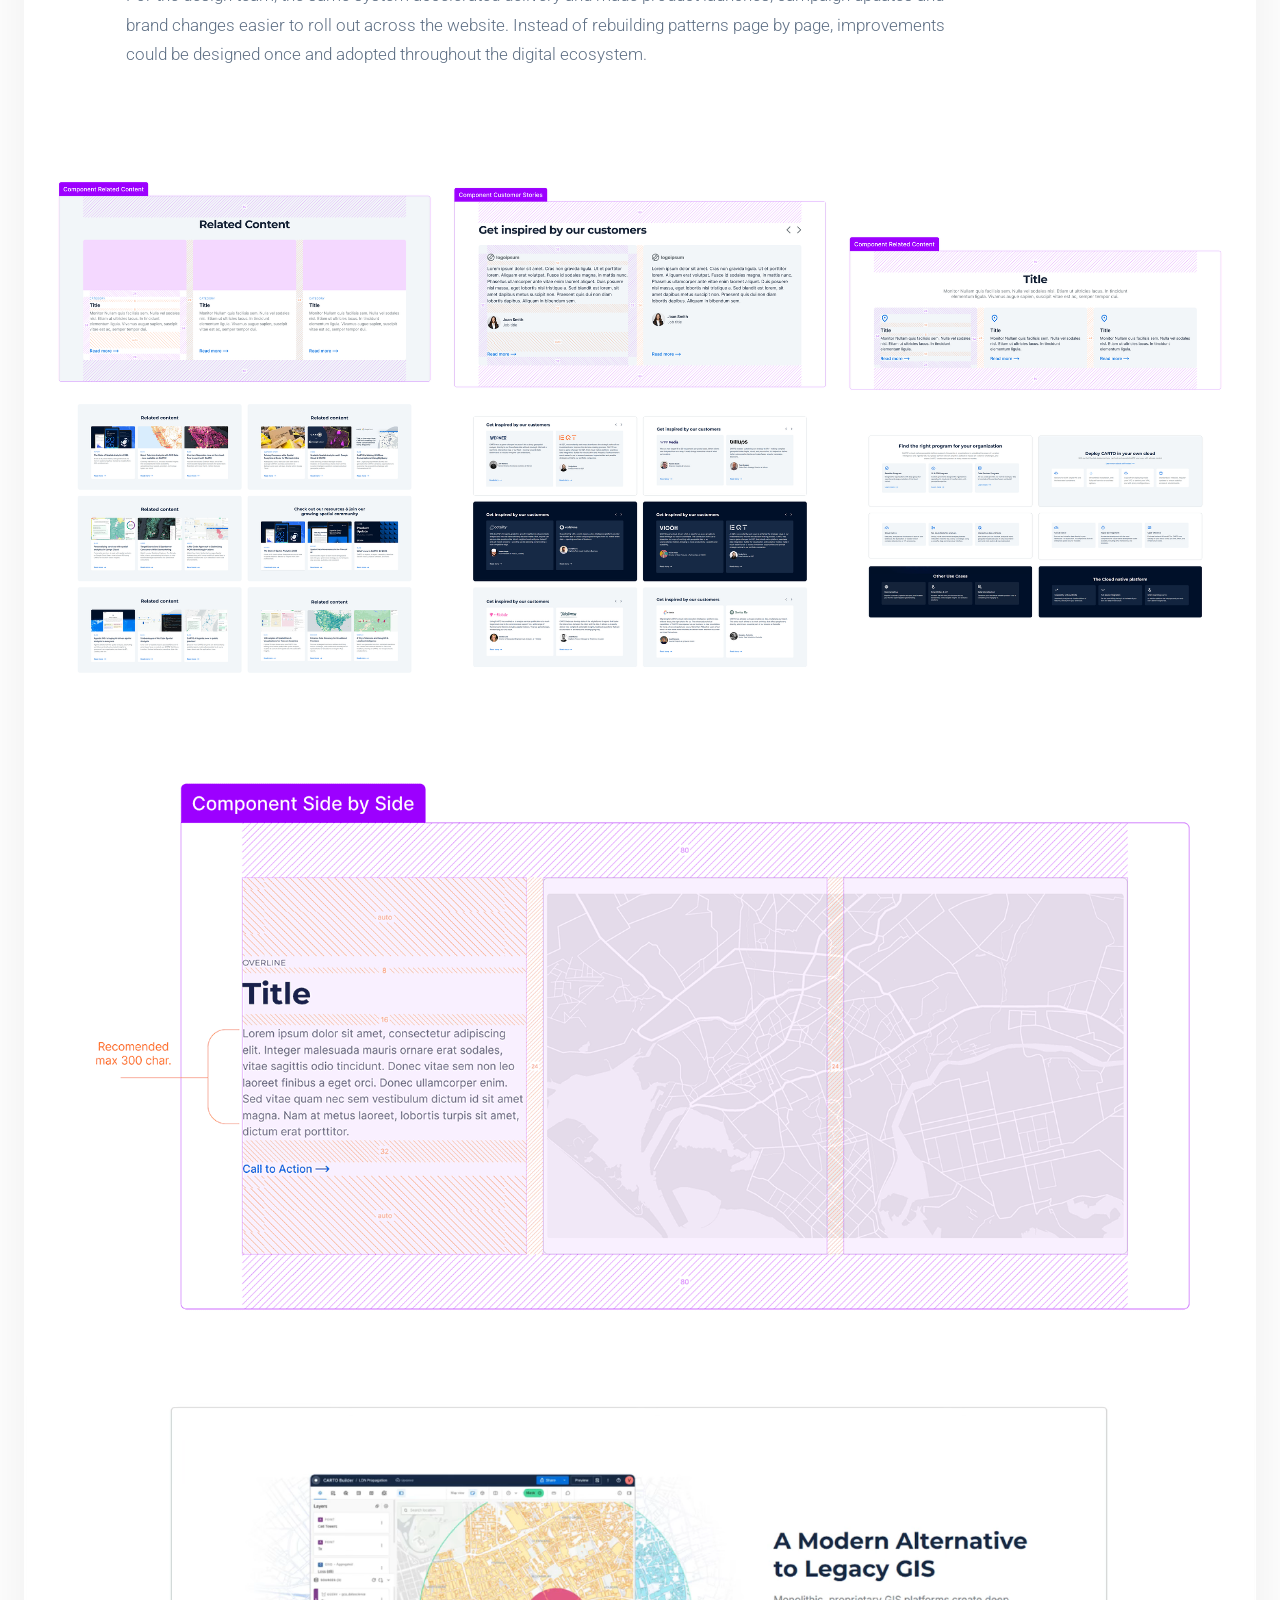
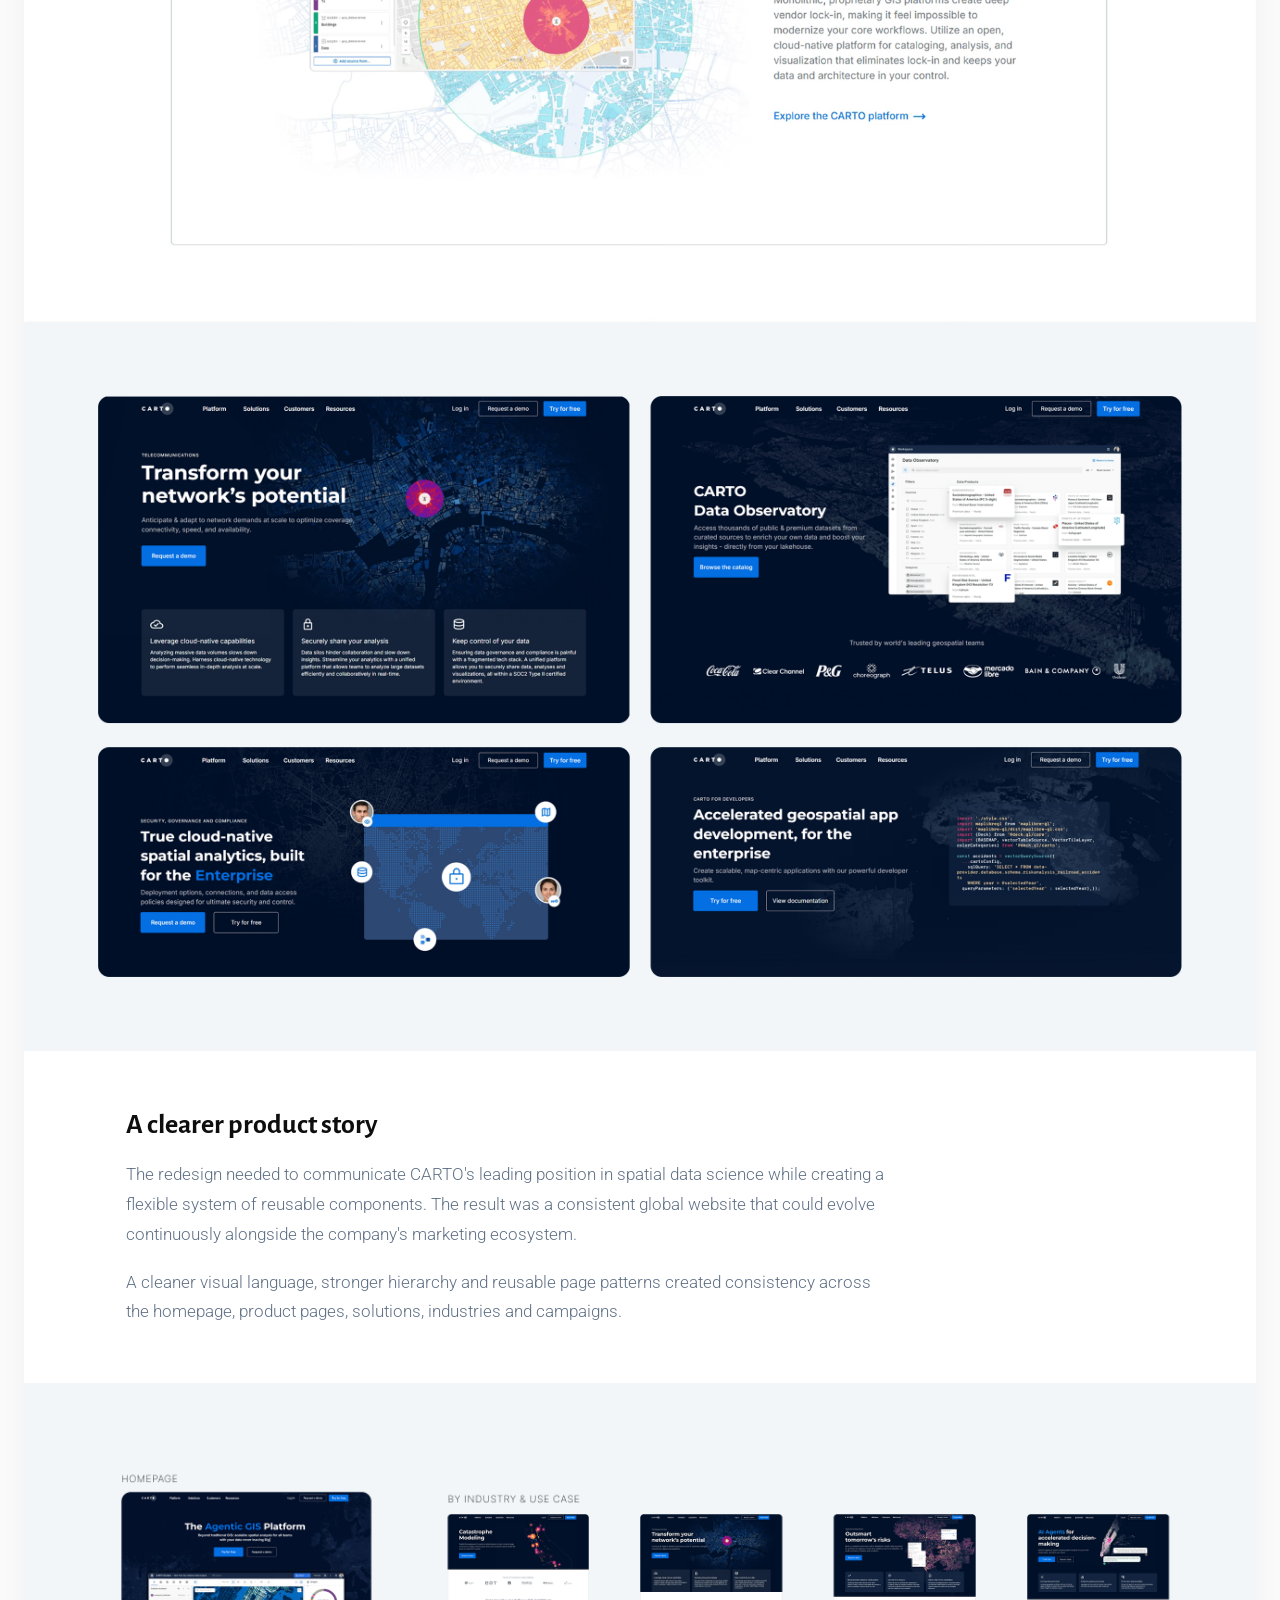
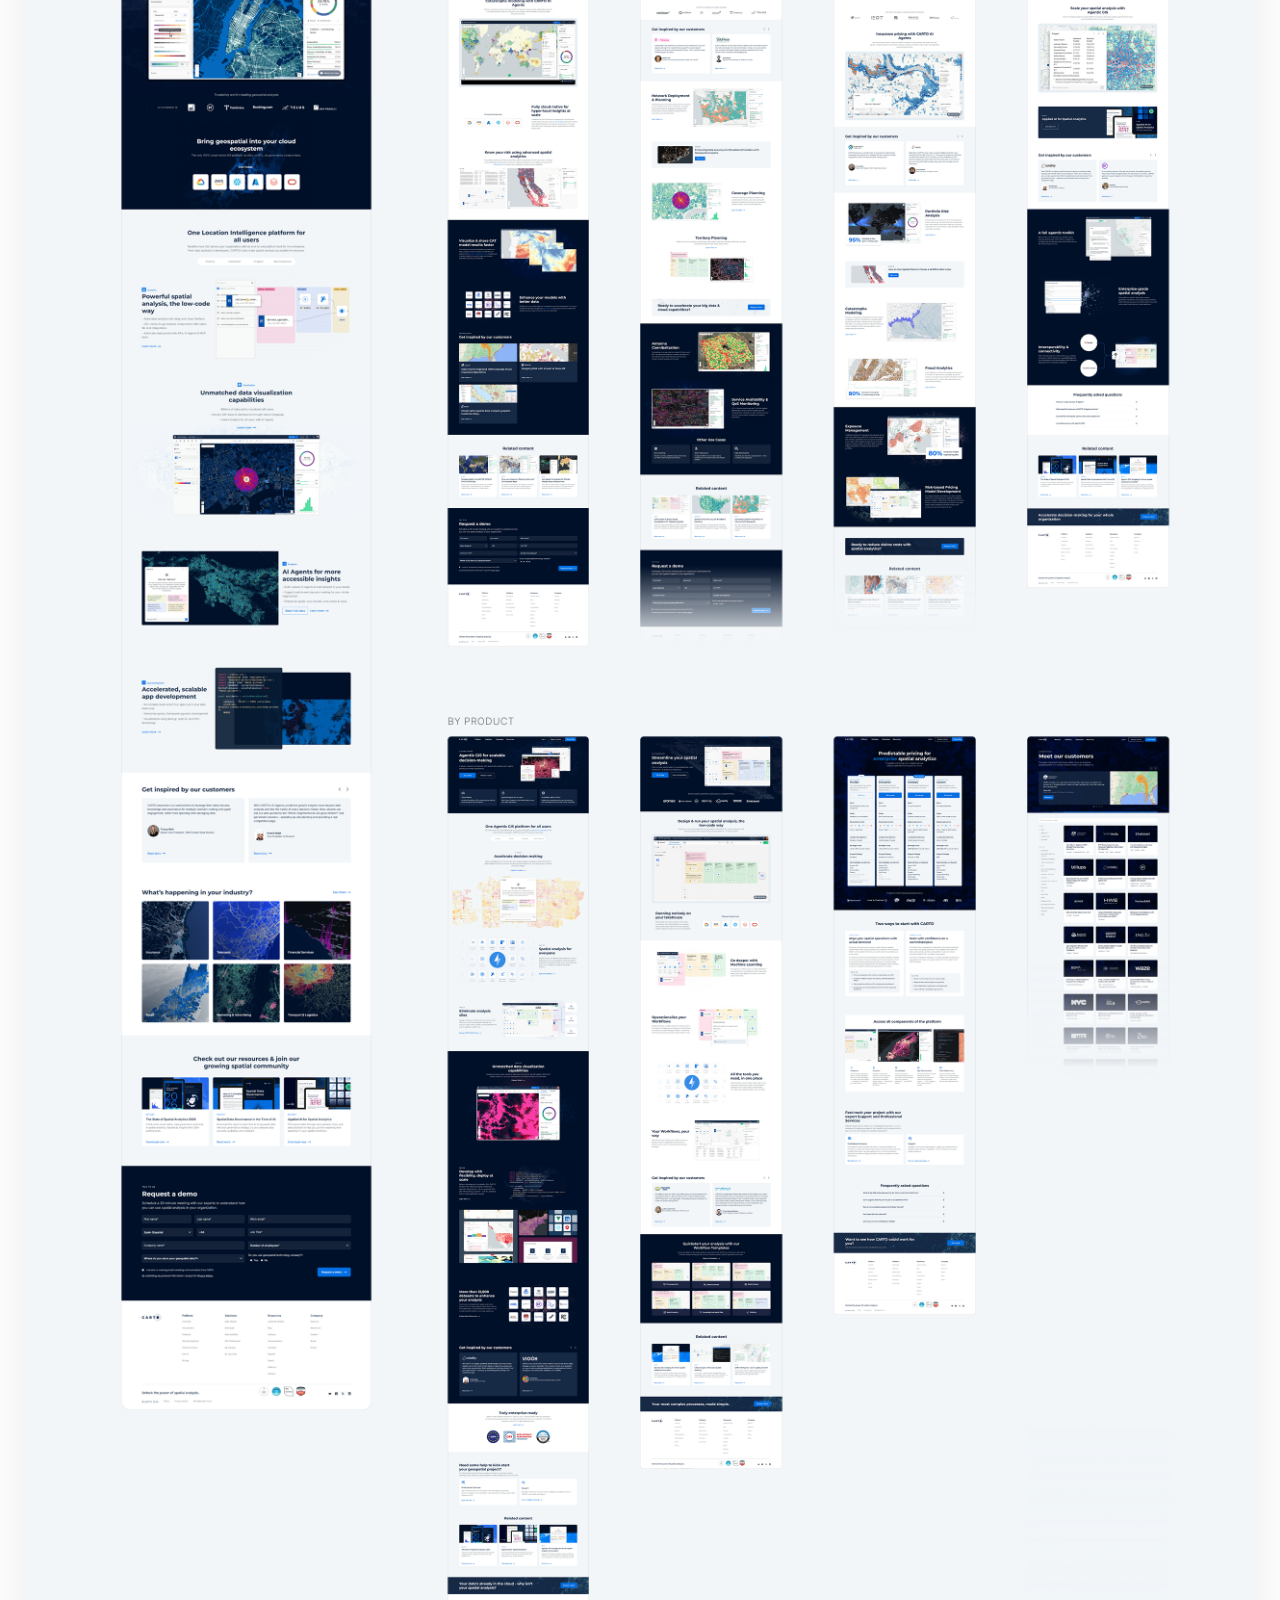
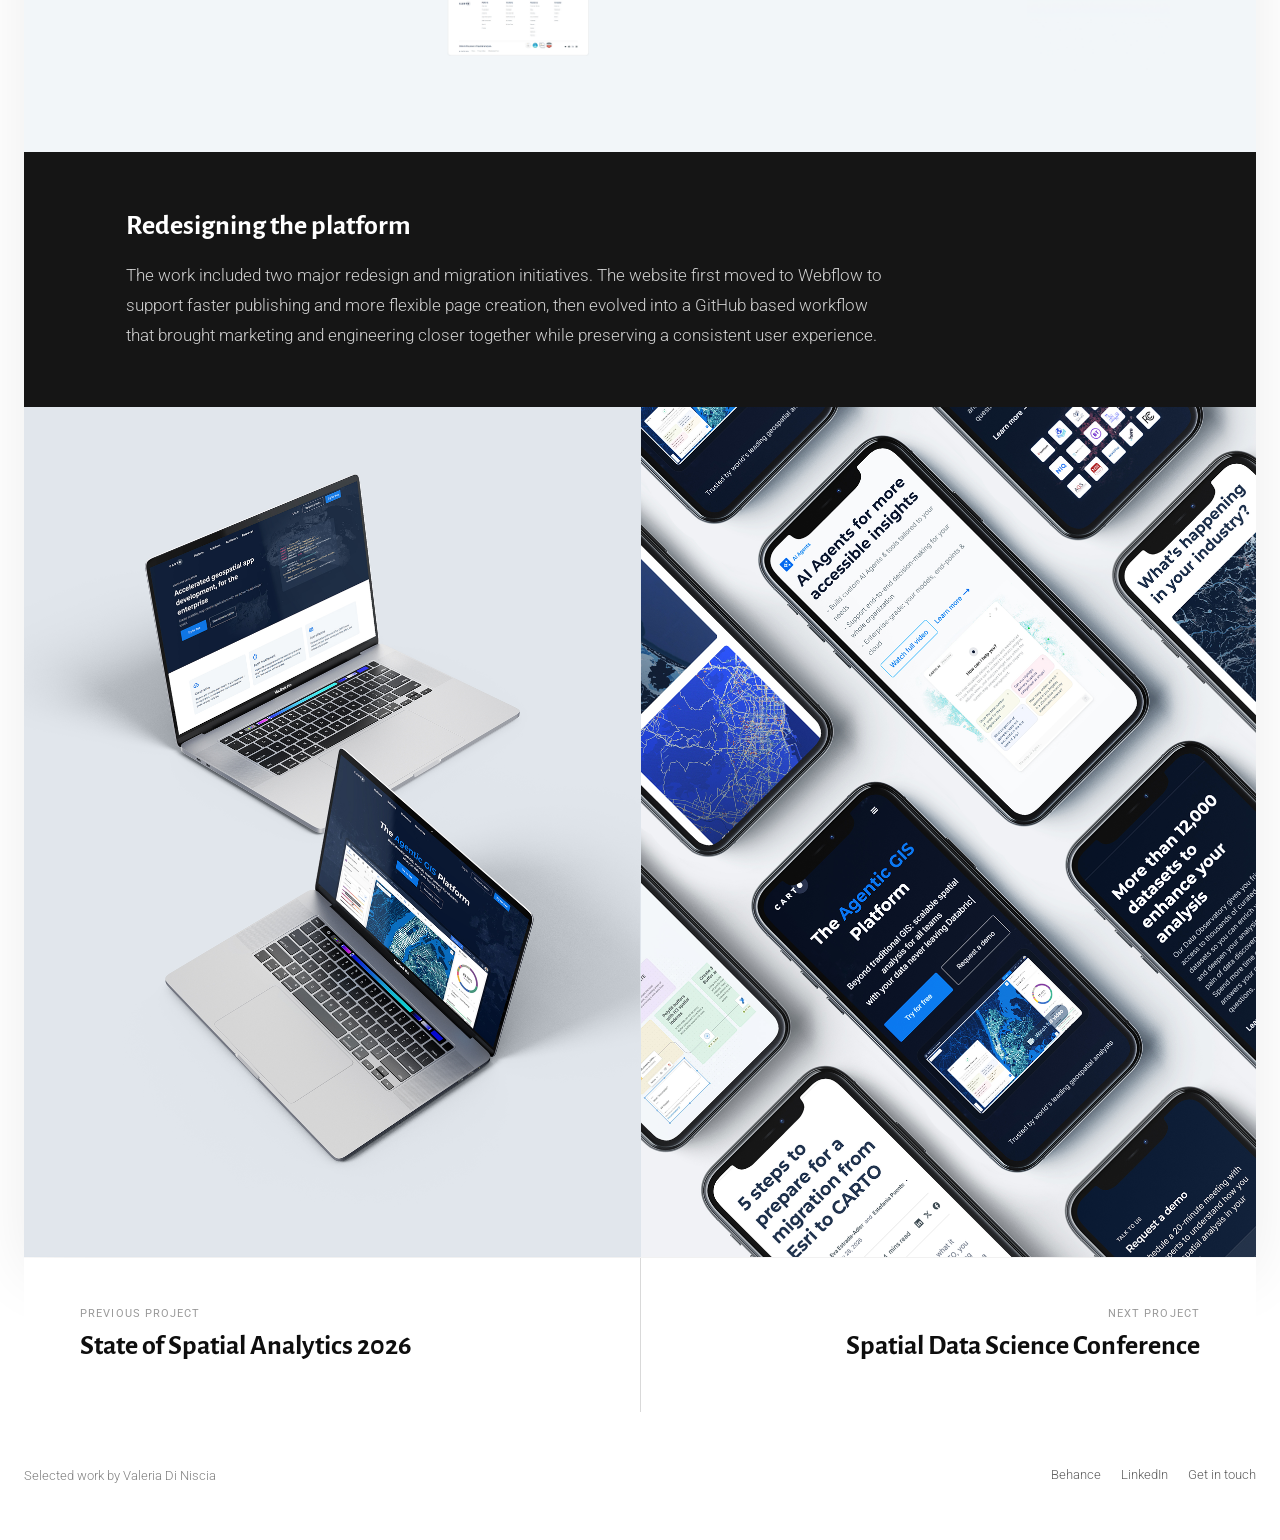
<file: projects/carto-website-redesign.html>
<!DOCTYPE html>
<html lang="en">

<head>
	<meta charset="utf-8">
	<meta name="viewport" content="width=device-width, initial-scale=1">
	<meta name="description" content="CARTO website redesign, component system and platform migration case study by Valeria Di Niscia.">
	<title>CARTO - Website redesign and migration | Valeria Di Niscia</title>
	<link rel="icon" type="image/png" href="../img/favicon.png">
	<link rel="stylesheet" href="../css/bootstrap.min.css">
	<link rel="stylesheet" href="../css/fontello.min.css">
	<link rel="stylesheet" href="../css/style.css?v=20260801-3">
</head>

<body id="project-page" class="case-study-page">
	<header class="case-study-nav">
		<div class="case-study-nav-inner">
			<nav class="case-study-nav-links" aria-label="Project navigation">
				<a class="case-study-back" href="../index.html"><span aria-hidden="true">←</span> All work</a>
				<a class="case-study-nav-secondary" href="../about.html">About</a>
				<a class="case-study-nav-secondary" href="../contact.html">Contact</a>
			</nav>
			<a class="case-study-brand" href="../index.html">Valeria Di Niscia</a>
		</div>
	</header>

	<main class="case-study-shell">
		<article class="case-study">
			<header class="project-lightbox-header">
				<div class="project-lightbox-tags" aria-label="Project disciplines">
					<span>Website redesign</span>
					<span>Design system</span>
					<span>Platform migration</span>
				</div>
				<h1>CARTO - Website redesign and migration</h1>
				<p class="project-lightbox-lead">
					A modernized digital presence built around a clear principle: place the product at the center of
					the story.
				</p>
			</header>

			<video class="project-lightbox-video project-lightbox-video--mockup" autoplay muted loop playsinline data-autoplay
				preload="metadata" aria-label="Animated CARTO website redesign displayed on a MacBook Pro">
				<source src="../media/carto-website-macbook.mp4" type="video/mp4">
				Your browser does not support embedded video.
			</video>

			<section class="project-lightbox-process">
				<div class="project-lightbox-process-media">
					<img src="../img/carto-product-capabilities.png"
						alt="CARTO Agentic GIS platform homepage and product interface">
				</div>
				<div class="project-lightbox-process-copy">
					<h2>Designing around the product</h2>
					<p>
						The process began by reframing the website around CARTO's product capabilities and the real
						spatial workflows they enable. Auditing the existing experience revealed where the product story
						was being diluted, while iterative layouts and prototypes helped establish a clearer hierarchy,
						more direct journeys and reusable patterns.
					</p>
					<p>
						CARTO sits at the intersection of spatial analytics and the modern cloud data stack. The redesign
						translated that position into a confident, product led experience. Capabilities and outcomes lead
						the narrative, technical credibility remains visible, and supporting proof reinforces the story.
						The objective was to modernize the brand without making it generic, while creating a flexible
						foundation that could keep evolving with the platform.
					</p>
				</div>
			</section>

			<section class="project-lightbox-process project-lightbox-process--reverse">
				<div class="project-lightbox-process-media">
					<img src="../img/carto-product-capabilities-screen9.png"
						alt="CARTO product capability sections for visualization, AI agents and app development"
						loading="lazy">
				</div>
				<div class="project-lightbox-process-copy">
					<h2>A system built to evolve</h2>
					<p>
						The new direction was translated into reusable page patterns that brought consistency to product,
						solution, industry and campaign experiences. A shared visual language made each touchpoint feel
						distinct while still belonging to one coherent ecosystem.
					</p>
					<p>
						That foundation also supported the website's evolution from Webflow to a GitHub based workflow.
						Design decisions could scale across teams and new content without losing the clarity, credibility
						and product focus established by the redesign.
					</p>
				</div>
			</section>

			<section class="project-lightbox-components">
				<div class="project-lightbox-components-copy">
					<p class="project-lightbox-components-label">Component library</p>
					<h2>A reliable system for faster publishing</h2>
					<p>
						A governed library of reusable components gave marketing teams and other content owners the
						autonomy to create landing pages without compromising usability or brand consistency. Clear
						variants, content rules and responsive behavior turned each component into a dependable building
						block.
					</p>
					<p>
						For the design team, the same system accelerated delivery and made product launches, campaign
						updates and brand changes easier to roll out across the website. Instead of rebuilding patterns
						page by page, improvements could be designed once and adopted throughout the digital ecosystem.
					</p>
				</div>

				<img class="project-lightbox-components-overview" src="../img/carto-component-library.png"
					alt="CARTO component library showing reusable related content, customer story and use case modules"
					loading="lazy">

				<img class="project-lightbox-components-overview" src="../img/carto-component-library-vertical.png"
					alt="Vertical layout showing the CARTO component library applied across a sequence of page modules"
					loading="lazy">

				<video class="project-lightbox-video project-lightbox-video--components" autoplay muted loop playsinline data-autoplay
					preload="metadata" aria-label="Vertical animation demonstrating CARTO's reusable component library">
					<source src="../media/carto-component-library-vertical.webm" type="video/webm">
					Your browser does not support embedded video.
				</video>
			</section>

			<img src="../img/carto-website-headers.png"
				alt="Four redesigned CARTO landing page headers for enterprise, data, cloud and developer audiences"
				loading="lazy">

			<section class="project-lightbox-copy">
				<h2>A clearer product story</h2>
				<p>
					The redesign needed to communicate CARTO's leading position in spatial data science while creating
					a flexible system of reusable components. The result was a consistent global website that could
					evolve continuously alongside the company's marketing ecosystem.
				</p>
				<p>
					A cleaner visual language, stronger hierarchy and reusable page patterns created consistency across
					the homepage, product pages, solutions, industries and campaigns.
				</p>
			</section>

			<img src="../img/carto-website-pages.png"
				alt="Overview of the redesigned CARTO website architecture across homepage, use case, industry and product pages"
				loading="lazy">

			<section class="project-lightbox-copy project-lightbox-copy--accent">
				<h2>Redesigning the platform</h2>
				<p>
					The work included two major redesign and migration initiatives. The website first moved to Webflow
					to support faster publishing and more flexible page creation, then evolved into a GitHub based
					workflow that brought marketing and engineering closer together while preserving a consistent user
					experience.
				</p>
			</section>

			<div class="project-lightbox-media-grid">
				<img src="../img/carto-website-devices.png"
					alt="CARTO website redesign displayed on two laptop mockups" loading="lazy">
				<img src="../img/carto-website-mobile.png"
					alt="Responsive CARTO website redesign displayed across mobile phone mockups" loading="lazy">
			</div>
		</article>

		<nav class="case-study-project-nav" aria-label="Browse highlight projects">
			<a href="state-of-spatial-analytics-2026.html">
				<small>Previous project</small>
				<strong>State of Spatial Analytics 2026</strong>
			</a>
			<a href="spatial-data-science-conference.html">
				<small>Next project</small>
				<strong>Spatial Data Science Conference</strong>
			</a>
		</nav>
	</main>

	<footer class="case-study-footer">
		<p>Selected work by Valeria Di Niscia</p>
		<div class="case-study-footer-links">
			<a href="https://www.behance.net/valeriadiniscia">Behance</a>
			<a href="https://www.linkedin.com/in/valeriadiniscia/">LinkedIn</a>
			<a href="../contact.html">Get in touch</a>
		</div>
	</footer>
	<script src="../js/case-study.js?v=20260731-1"></script>
</body>

</html>
</file>
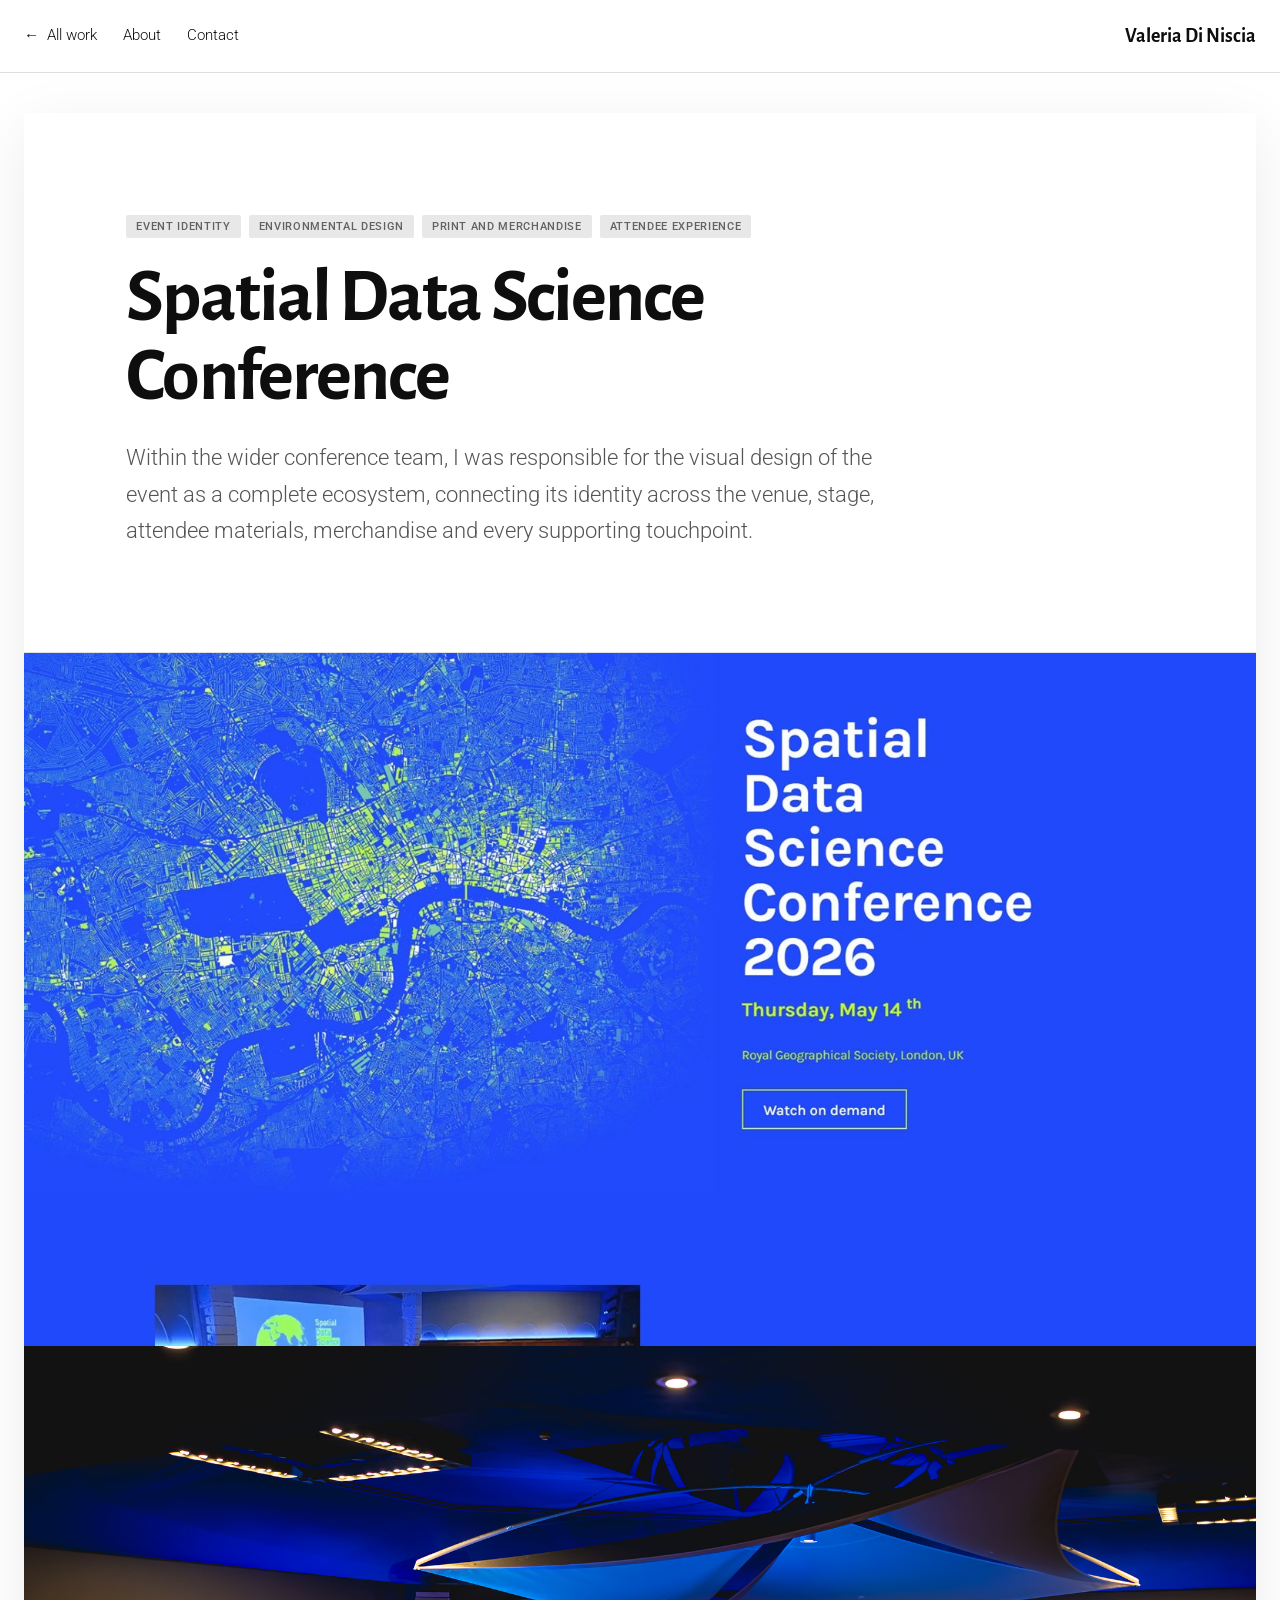
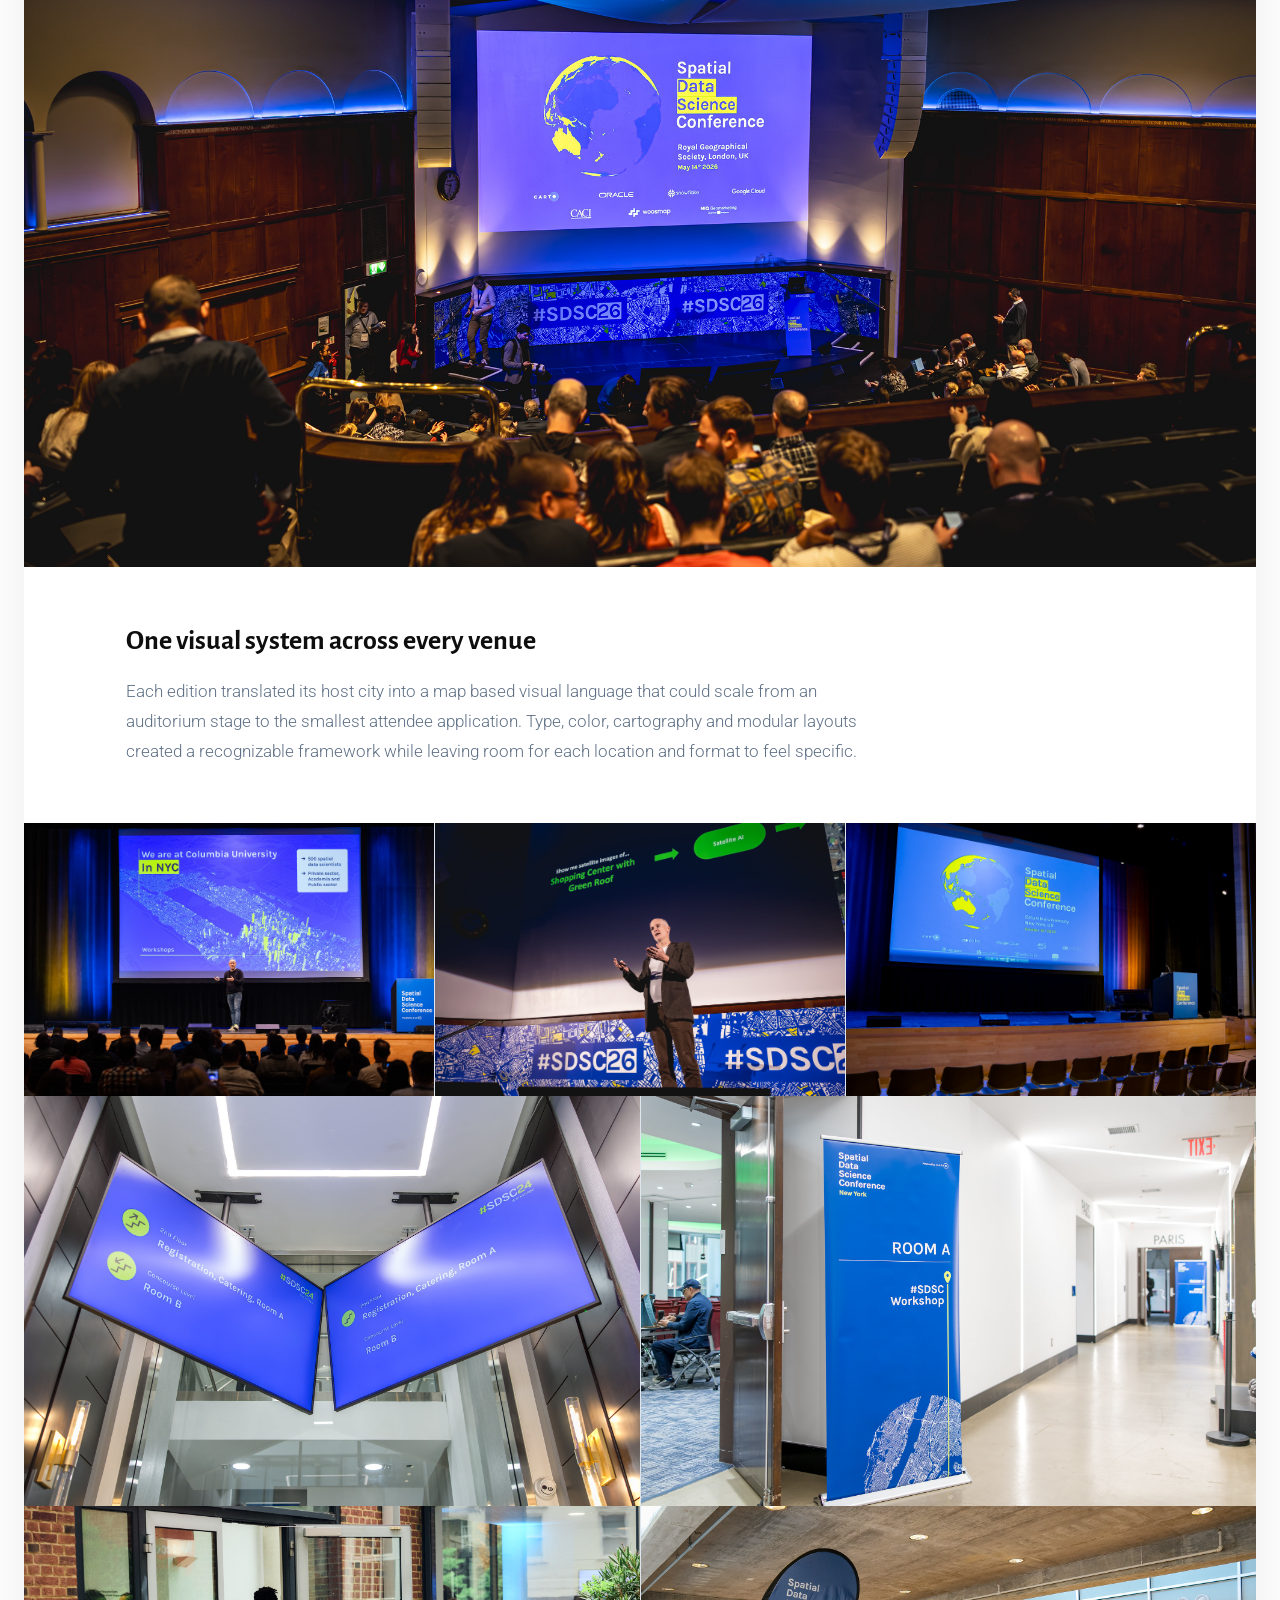
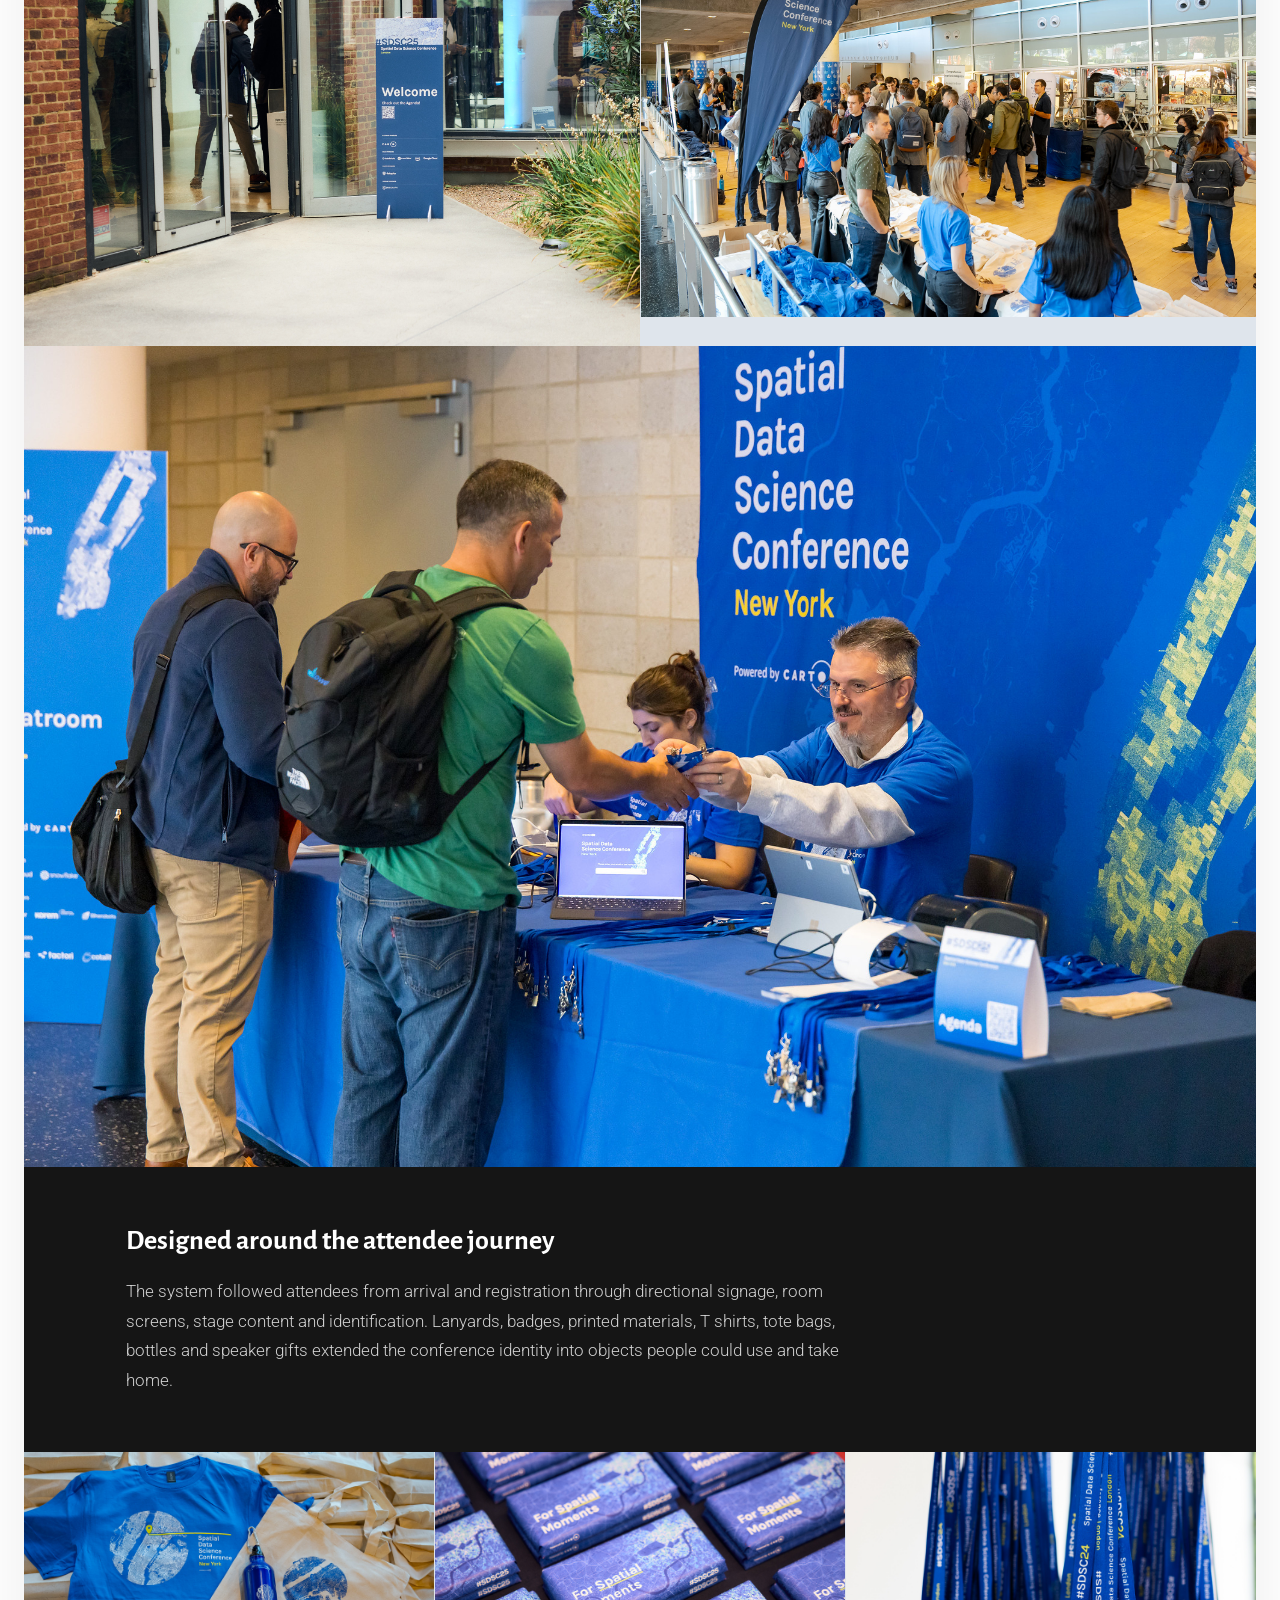
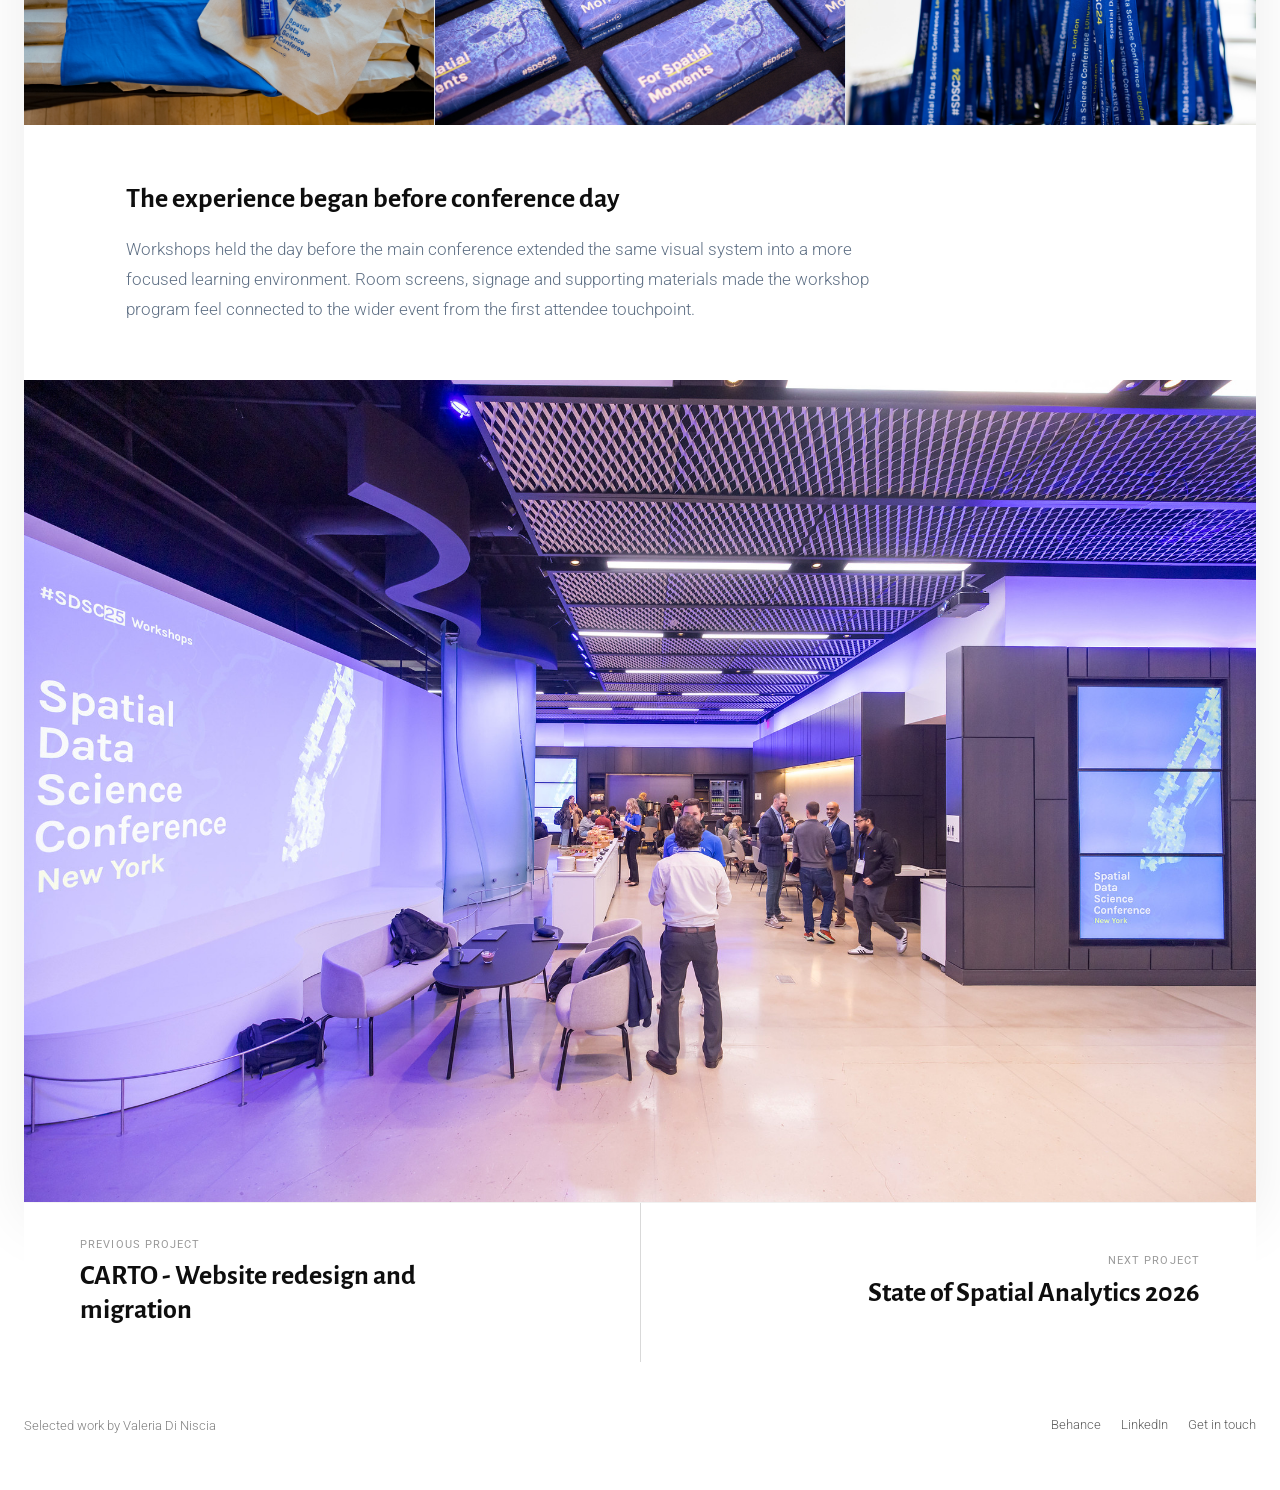
<file: projects/spatial-data-science-conference.html>
<!DOCTYPE html>
<html lang="en">

<head>
	<meta charset="utf-8">
	<meta name="viewport" content="width=device-width, initial-scale=1">
	<meta name="description" content="Spatial Data Science Conference event identity and design ecosystem case study by Valeria Di Niscia.">
	<title>Spatial Data Science Conference | Valeria Di Niscia</title>
	<link rel="icon" type="image/png" href="../img/favicon.png">
	<link rel="stylesheet" href="../css/bootstrap.min.css">
	<link rel="stylesheet" href="../css/fontello.min.css">
	<link rel="stylesheet" href="../css/style.css?v=20260731-8">
</head>

<body id="project-page" class="case-study-page">
	<header class="case-study-nav">
		<div class="case-study-nav-inner">
			<nav class="case-study-nav-links" aria-label="Project navigation">
				<a class="case-study-back" href="../index.html"><span aria-hidden="true">←</span> All work</a>
				<a class="case-study-nav-secondary" href="../about.html">About</a>
				<a class="case-study-nav-secondary" href="../contact.html">Contact</a>
			</nav>
			<a class="case-study-brand" href="../index.html">Valeria Di Niscia</a>
		</div>
	</header>

	<main class="case-study-shell">
		<article class="case-study">
			<header class="project-lightbox-header">
				<div class="project-lightbox-tags" aria-label="Project disciplines">
					<span>Event identity</span>
					<span>Environmental design</span>
					<span>Print and merchandise</span>
					<span>Attendee experience</span>
				</div>
				<h1>Spatial Data Science Conference</h1>
				<p class="project-lightbox-lead">
					Within the wider conference team, I was responsible for the visual design of the event as a complete
					ecosystem, connecting its identity across the venue, stage, attendee materials, merchandise and every
					supporting touchpoint.
				</p>
			</header>

			<video class="project-lightbox-video" autoplay muted loop playsinline data-autoplay preload="metadata"
				poster="../img/sdsc-video-poster.jpg"
				aria-label="Spatial Data Science Conference 2025 highlights reel">
				<source src="../media/sdsc25-new-york-highlights.mp4" type="video/mp4">
				Your browser does not support embedded video.
			</video>

			<img src="../img/sdsc-stage-environment.jpg"
				alt="Spatial Data Science Conference stage, screens, backdrop and auditorium environment">

			<section class="project-lightbox-copy">
				<h2>One visual system across every venue</h2>
				<p>
					Each edition translated its host city into a map based visual language that could scale from an
					auditorium stage to the smallest attendee application. Type, color, cartography and modular layouts
					created a recognizable framework while leaving room for each location and format to feel specific.
				</p>
			</section>

			<div class="project-lightbox-media-grid project-lightbox-media-grid--three">
				<img src="../img/sdsc-stage-presentation.jpg"
					alt="Speaker presenting on a Spatial Data Science Conference branded stage" loading="lazy">
				<img src="../img/sdsc-stage-branding.jpg"
					alt="Conference stage with coordinated screen graphics and branded front panels" loading="lazy">
				<img src="../img/sdsc-podium-stage.jpg"
					alt="Spatial Data Science Conference podium and stage design" loading="lazy">
			</div>

			<div class="project-lightbox-media-grid">
				<img src="../img/sdsc-directional-screens.jpg"
					alt="Digital directional screens for Spatial Data Science Conference rooms" loading="lazy">
				<img src="../img/sdsc-wayfinding.jpg"
					alt="Physical room wayfinding banner for the Spatial Data Science Conference" loading="lazy">
			</div>

			<div class="project-lightbox-media-grid">
				<img src="../img/sdsc-entrance-signage.jpg"
					alt="Exterior welcome signage for the Spatial Data Science Conference" loading="lazy">
				<img src="../img/sdsc-arrival-lobby.jpg"
					alt="Attendees arriving in the conference registration and merchandise area" loading="lazy">
			</div>

			<img src="../img/sdsc-registration.jpg"
				alt="Spatial Data Science Conference registration desk, backdrop and attendee materials" loading="lazy">

			<section class="project-lightbox-copy project-lightbox-copy--accent">
				<h2>Designed around the attendee journey</h2>
				<p>
					The system followed attendees from arrival and registration through directional signage, room
					screens, stage content and identification. Lanyards, badges, printed materials, T shirts, tote bags,
					bottles and speaker gifts extended the conference identity into objects people could use and take
					home.
				</p>
			</section>

			<div class="project-lightbox-media-grid project-lightbox-media-grid--three">
				<img src="../img/sdsc-merchandise.jpg"
					alt="Spatial Data Science Conference T shirt, tote bag and reusable bottle" loading="lazy">
				<img src="../img/sdsc-speaker-gifts.jpg"
					alt="Map based speaker gift boxes created for the Spatial Data Science Conference" loading="lazy">
				<img src="../img/sdsc-lanyards.jpg"
					alt="Branded Spatial Data Science Conference attendee lanyards" loading="lazy">
			</div>

			<section class="project-lightbox-copy">
				<h2>The experience began before conference day</h2>
				<p>
					Workshops held the day before the main conference extended the same visual system into a more
					focused learning environment. Room screens, signage and supporting materials made the workshop
					program feel connected to the wider event from the first attendee touchpoint.
				</p>
			</section>

			<img src="../img/sdsc-workshop-environment.jpg"
				alt="Branded workshop environment used the day before the main conference" loading="lazy">
		</article>

		<nav class="case-study-project-nav" aria-label="Browse highlight projects">
			<a class="case-study-project-nav-previous" href="carto-website-redesign.html">
				<small>Previous project</small>
				<strong>CARTO - Website redesign and migration</strong>
			</a>
			<a href="state-of-spatial-analytics-2026.html">
				<small>Next project</small>
				<strong>State of Spatial Analytics 2026</strong>
			</a>
		</nav>
	</main>

	<footer class="case-study-footer">
		<p>Selected work by Valeria Di Niscia</p>
		<div class="case-study-footer-links">
			<a href="https://www.behance.net/valeriadiniscia">Behance</a>
			<a href="https://www.linkedin.com/in/valeriadiniscia/">LinkedIn</a>
			<a href="../contact.html">Get in touch</a>
		</div>
	</footer>
	<script src="../js/case-study.js?v=20260731-1"></script>
</body>

</html>
</file>
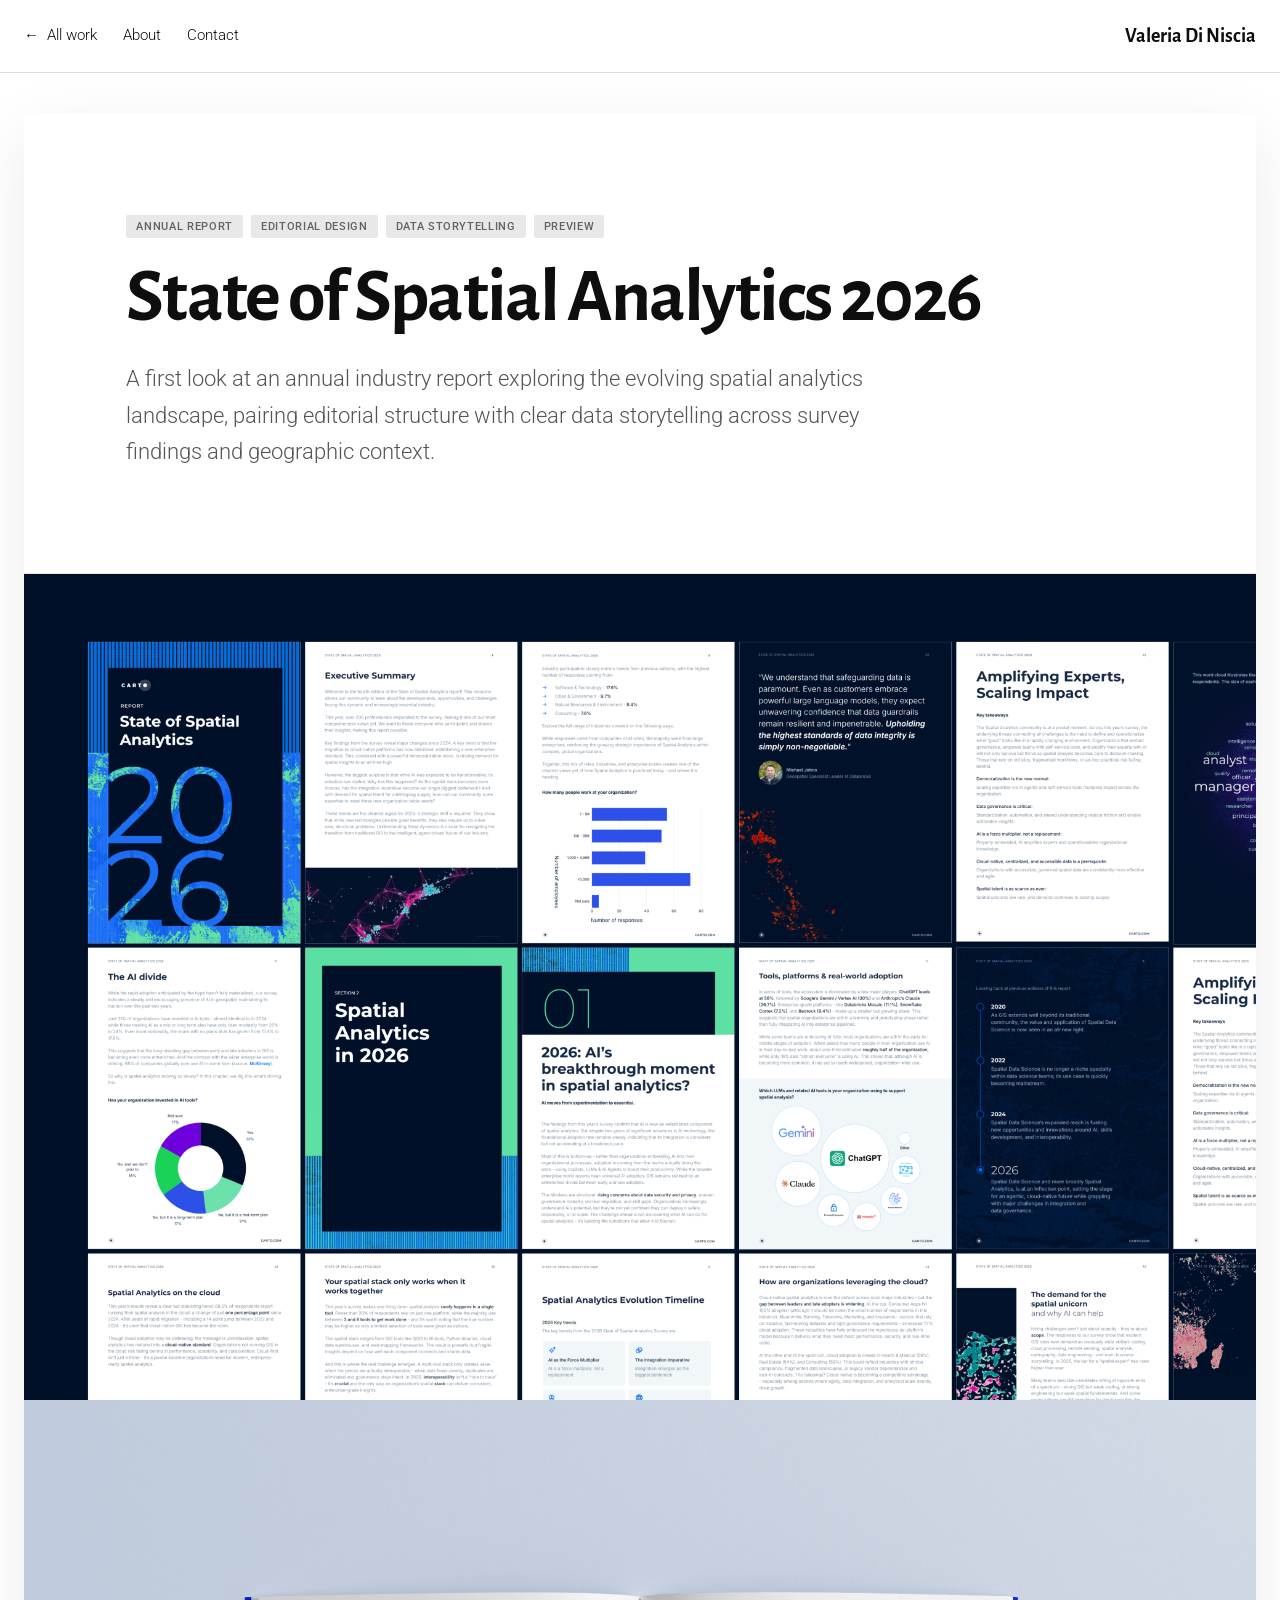
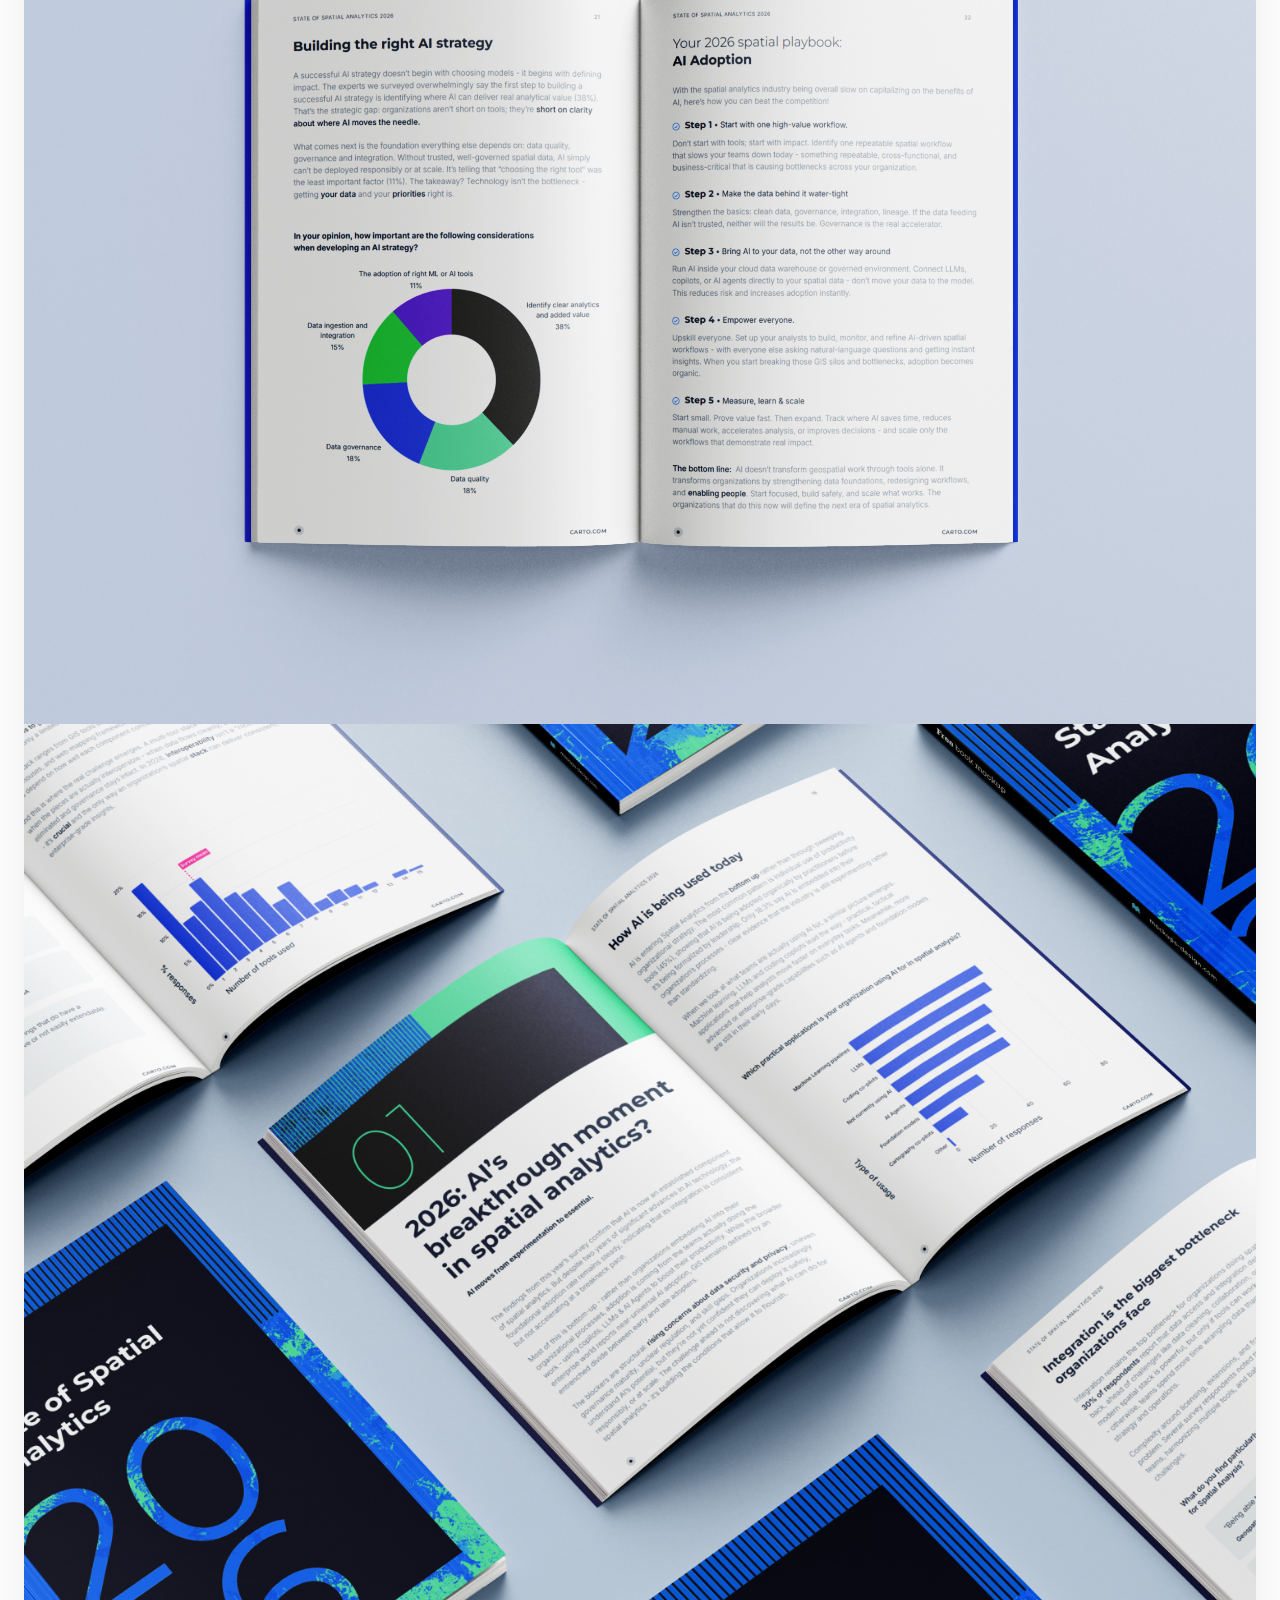
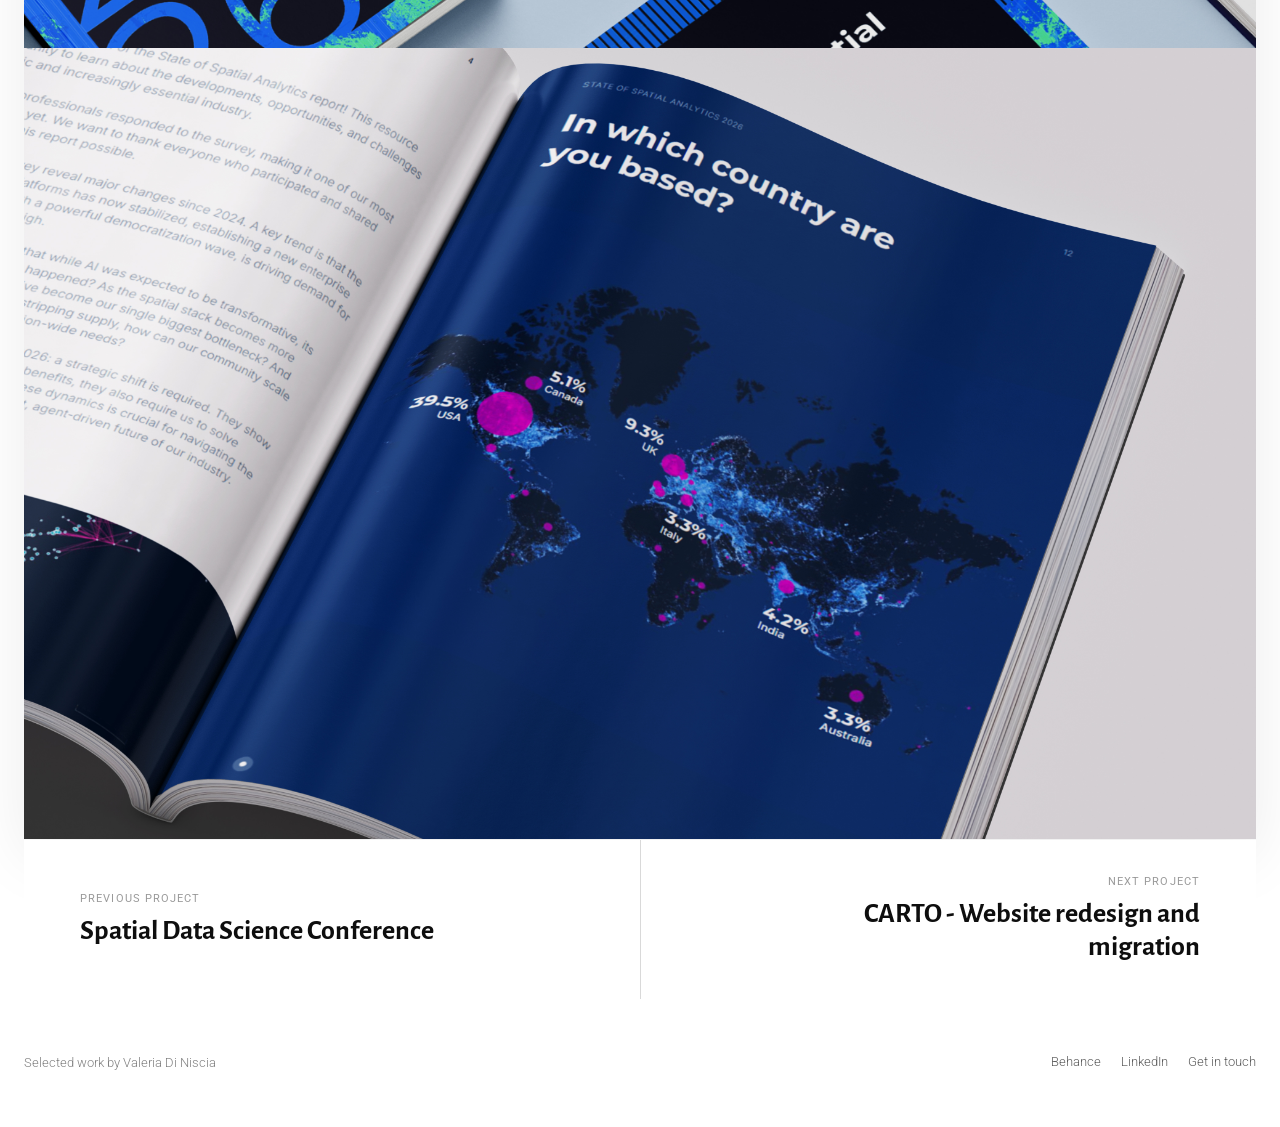
<file: projects/state-of-spatial-analytics-2026.html>
<!DOCTYPE html>
<html lang="en">

<head>
	<meta charset="utf-8">
	<meta name="viewport" content="width=device-width, initial-scale=1">
	<meta name="description" content="State of Spatial Analytics 2026 editorial design preview by Valeria Di Niscia.">
	<title>State of Spatial Analytics 2026 | Valeria Di Niscia</title>
	<link rel="icon" type="image/png" href="../img/favicon.png">
	<link rel="stylesheet" href="../css/bootstrap.min.css">
	<link rel="stylesheet" href="../css/fontello.min.css">
	<link rel="stylesheet" href="../css/style.css?v=20260731-7">
</head>

<body id="project-page" class="case-study-page">
	<header class="case-study-nav">
		<div class="case-study-nav-inner">
			<nav class="case-study-nav-links" aria-label="Project navigation">
				<a class="case-study-back" href="../index.html"><span aria-hidden="true">←</span> All work</a>
				<a class="case-study-nav-secondary" href="../about.html">About</a>
				<a class="case-study-nav-secondary" href="../contact.html">Contact</a>
			</nav>
			<a class="case-study-brand" href="../index.html">Valeria Di Niscia</a>
		</div>
	</header>

	<main class="case-study-shell">
		<article class="case-study">
			<header class="project-lightbox-header">
				<div class="project-lightbox-tags" aria-label="Project disciplines">
					<span>Annual report</span>
					<span>Editorial design</span>
					<span>Data storytelling</span>
					<span>Preview</span>
				</div>
				<h1>State of Spatial Analytics 2026</h1>
				<p class="project-lightbox-lead">
					A first look at an annual industry report exploring the evolving spatial analytics landscape,
					pairing editorial structure with clear data storytelling across survey findings and geographic
					context.
				</p>
			</header>

			<img src="../img/state-spatial-analytics-layout-overview.png"
				alt="Overview of the State of Spatial Analytics 2026 editorial system across report covers, section pages, charts and data stories">

			<img src="../img/state-spatial-analytics-ai-strategy-spread.jpg"
				alt="Open State of Spatial Analytics 2026 report showing the AI strategy and adoption playbook spread"
				loading="lazy">

			<img src="../img/state-spatial-analytics-editorial-spread.jpg"
				alt="State of Spatial Analytics 2026 editorial spreads featuring survey findings and data visualizations"
				loading="lazy">

			<img src="../img/state-spatial-analytics-map-spread.jpg"
				alt="State of Spatial Analytics 2026 report spread featuring a map of survey respondents by country"
				loading="lazy">
		</article>

		<nav class="case-study-project-nav" aria-label="Browse highlight projects">
			<a href="spatial-data-science-conference.html">
				<small>Previous project</small>
				<strong>Spatial Data Science Conference</strong>
			</a>
			<a href="carto-website-redesign.html">
				<small>Next project</small>
				<strong>CARTO - Website redesign and migration</strong>
			</a>
		</nav>
	</main>

	<footer class="case-study-footer">
		<p>Selected work by Valeria Di Niscia</p>
		<div class="case-study-footer-links">
			<a href="https://www.behance.net/valeriadiniscia">Behance</a>
			<a href="https://www.linkedin.com/in/valeriadiniscia/">LinkedIn</a>
			<a href="../contact.html">Get in touch</a>
		</div>
	</footer>
	<script src="../js/case-study.js?v=20260731-1"></script>
</body>

</html>
</file>
<file: css/style.css>
/*
	Contents:
	1. Google Fonts Import
	2. Common Styles
	3. Sidebar
	4. Main
	5. Works Grid
	6. Index Page
	7. Project Page
	8. About Page
	9. Blog Page
	10. Blog Single
	11. Contact Page
	12. Footer
    13. Responsive
*/

/*
	1. Google Fonts Import
*/
@import 'https://fonts.googleapis.com/css?family=Roboto:300,400';

@font-face {
    font-family: 'Alegreya Sans';
    src: url('../fonts/AlegreyaSans-Regular.ttf') format('truetype');
    font-style: normal;
    font-weight: 400;
    font-display: swap;
}

@font-face {
    font-family: 'Alegreya Sans';
    src: url('../fonts/AlegreyaSans-Medium.ttf') format('truetype');
    font-style: normal;
    font-weight: 500;
    font-display: swap;
}

@font-face {
    font-family: 'Alegreya Sans';
    src: url('../fonts/AlegreyaSans-Bold.ttf') format('truetype');
    font-style: normal;
    font-weight: 700;
    font-display: swap;
}

/*
	2. Common Styles
*/

body {
    font-family: 'Roboto', 'Tahoma', 'Arial', sans-serif;
    font-weight: 300;
}

.project-lightbox {
    width: min(1120px, calc(100% - 32px));
    max-height: 90vh;
    margin: 32px auto;
    overflow: auto;
    background: #f3f3f3;
    box-shadow: 0 24px 70px rgba(0, 0, 0, 0.24);
}

.project-lightbox-header {
    padding: 64px clamp(28px, 7vw, 80px);
    border-bottom: 1px solid #e2e2e2;
    background: #fff;
}

.project-lightbox-header h2 {
    max-width: 760px;
    margin: 0 0 20px;
    color: #0e0e0e;
    font-size: clamp(30px, 4.5vw, 54px);
    line-height: 1.2;
}

.project-lightbox-tags {
    display: flex;
    flex-wrap: wrap;
    gap: 8px;
    margin: 0 0 20px;
}

.project-lightbox-tags span {
    padding: 6px 10px;
    border-radius: 2px;
    background: #e8e8e8;
    color: #626262;
    font-size: 11px;
    font-weight: 500;
    letter-spacing: 0.06em;
    line-height: 1;
    text-transform: uppercase;
}

.project-lightbox-header .project-lightbox-lead {
    max-width: 760px;
    margin: 0;
    color: #555;
    font-size: 18px;
    line-height: 1.7;
}

.project-lightbox > img,
.project-lightbox-media-grid img {
    display: block;
    width: 100%;
    height: auto;
}

.project-lightbox-video {
    display: block;
    width: 100%;
    height: auto;
    aspect-ratio: 16 / 9;
    background: #0e0e0e;
    object-fit: contain;
}

.project-lightbox-video--mockup {
    aspect-ratio: auto;
    background: #f2f5f9;
}

.project-lightbox-process {
    display: grid;
    grid-template-columns: minmax(0, 1.08fr) minmax(320px, 0.92fr);
    align-items: stretch;
    gap: 0;
    padding: 0;
    background: #f2f6f9;
}

.project-lightbox-process-media {
    min-width: 0;
}

.project-lightbox-process-media img {
    display: block;
    width: 100%;
    height: 100%;
    object-fit: cover;
}

.project-lightbox-process-copy {
    align-self: center;
    padding: clamp(44px, 6vw, 72px);
}

.project-lightbox-process--reverse {
    grid-template-columns: minmax(320px, 0.92fr) minmax(0, 1.08fr);
    background: #001029;
}

.project-lightbox-process--reverse .project-lightbox-process-media {
    order: 2;
}

.project-lightbox-process--reverse .project-lightbox-process-copy {
    order: 1;
}

.project-lightbox-process--reverse .project-lightbox-process-copy h2,
.project-lightbox-process--reverse .project-lightbox-process-copy h3 {
    color: #fff;
}

.project-lightbox-process--reverse .project-lightbox-process-copy p {
    color: #c2cfdf;
}

.project-lightbox-process-copy h2,
.project-lightbox-process-copy h3 {
    margin: 0 0 18px;
    color: #0e0e0e;
    font-size: clamp(26px, 3vw, 36px);
    line-height: 1.25;
}

.project-lightbox-process-copy p {
    margin: 0 0 18px;
    color: #5f7085;
    font-size: 16px;
    line-height: 1.75;
}

.project-lightbox-process-copy p:last-child {
    margin-bottom: 0;
}

.project-lightbox-components {
    background: #fff;
}

.project-lightbox-components-copy {
    padding: clamp(52px, 7vw, 88px);
}

.project-lightbox-components-label {
    margin: 0 0 16px;
    color: #0e0e0e;
    font-size: 12px;
    font-weight: 300;
    letter-spacing: 0.12em;
    line-height: 1.4;
    text-transform: uppercase;
}

.project-lightbox-components-copy h2,
.project-lightbox-components-copy h3 {
    max-width: 760px;
    margin: 0 0 20px;
    color: #0e0e0e;
    font-size: clamp(30px, 4vw, 44px);
    line-height: 1.2;
}

.project-lightbox-components-copy p:not(.project-lightbox-components-label) {
    max-width: 820px;
    margin: 0 0 18px;
    color: #5f7085;
    font-size: 16px;
    line-height: 1.75;
}

.project-lightbox-components-copy p:last-child {
    margin-bottom: 0;
}

.project-lightbox-video--components {
    width: 100%;
    aspect-ratio: 1800 / 768;
    margin: 0;
    background: #fff;
    -webkit-clip-path: inset(0 1px);
            clip-path: inset(0 1px);
}

.project-lightbox-components-overview {
    display: block;
    width: 100%;
    height: auto;
}

.project-lightbox-copy {
    padding: 56px clamp(28px, 7vw, 80px);
    background: #fff;
}

.project-lightbox-copy h2,
.project-lightbox-copy h3 {
    max-width: 760px;
    margin: 0 0 16px;
    color: #0e0e0e;
    line-height: 1.35;
}

.project-lightbox-copy p {
    max-width: 760px;
    margin: 0 0 18px;
    color: #5f7085;
    font-size: 16px;
    line-height: 1.75;
}

.project-lightbox-copy p:last-child {
    margin-bottom: 0;
}

.project-lightbox-copy--accent {
    background: #151515;
}

.project-lightbox-copy--accent h2,
.project-lightbox-copy--accent h3 {
    color: #fff;
}

.project-lightbox-copy--accent p {
    color: #d0d0d0;
}

.project-lightbox-media-grid {
    display: grid;
    grid-template-columns: repeat(2, minmax(0, 1fr));
    align-items: start;
    gap: 1px;
    background: #dfe5ec;
}

.project-lightbox-media-grid--three {
    grid-template-columns: repeat(3, minmax(0, 1fr));
}

@media (max-width: 720px) {
    .project-lightbox {
        width: calc(100% - 16px);
        margin: 8px auto;
    }

    .project-lightbox-header,
    .project-lightbox-copy {
        padding: 36px 24px;
    }

    .project-lightbox-media-grid {
        grid-template-columns: 1fr;
    }

    .project-lightbox-process {
        grid-template-columns: 1fr;
    }

    .project-lightbox-process-copy {
        padding: 36px 24px;
    }

    .project-lightbox-components-copy {
        padding: 44px 24px;
    }

    .project-lightbox-process--reverse .project-lightbox-process-media {
        order: 1;
    }

    .project-lightbox-process--reverse .project-lightbox-process-copy {
        order: 2;
    }
}

.global-outer {
    width: 100%;
    max-width: 1440px;
    margin-left: auto;
    margin-right: auto;
    overflow: hidden;
    position: relative;
    opacity: 0;
    -webkit-animation-fill-mode: both;
            animation-fill-mode: both;
}

.global-outer .global-inner {
    padding: 60px;
    overflow: hidden;
}

h1, h2, h3, h4, h5, h6 {
    font-weight: 700;
    line-height: 1.8;
    color: #0e0e0e;
    font-family: 'Alegreya Sans', 'Roboto', 'Tahoma', 'Arial', sans-serif;
}

h1 {
    font-size: 36px;
}

h2 {
    font-size: 28px;
}

h3 {
    font-size: 22px;
}

h4 {
    font-size: 18px;
}

h5 {
    font-size: 16px;
}

h6 {
    font-size: 12px;
}

p {
    font-size: 15px;
    line-height: 1.8;
    color: #6d6d6d;
}

p.lead {
    font-size: 19px;
}

a {
    color: #05A8AA;
    padding-bottom: 1px;
    -webkit-transition: color 200ms, border-color 200ms;
            transition: color 200ms, border-color 200ms;
}

a:hover, a:active, a:focus {
    color: #05A8AA;
    text-decoration: none;
    border-color: rgba(72, 186, 134, 0.3);
}

a:focus {
    outline: none;
}

ul {
    font-size: 15px;
    color: #6d6d6d;
}

blockquote {
    font-size: 18px;
    font-family: 'Lora';
    font-style: italic;
    line-height: 2;
    padding-top: 15px;
    padding-bottom: 15px;
    color: rgba(109, 109, 109, 0.7);
}

input, textarea {
    display: block;
    width: 100%;
    max-width: 100%;
    border: none;
    background-color: rgba(0, 0, 0, 0.04);
    padding: 10px;
    font-size: 13px;
    border-radius: 2px;
    border-bottom: 1px solid transparent;
    -webkit-transition: background-color 200ms, border-color 300ms, border-radius 100ms;
            transition: background-color 200ms, border-color 300ms, border-radius 100ms;
    box-sizing: border-box;
}

input:focus, textarea:focus {
    background-color: #fff;
    border-radius: 0;
    border-color: rgba(0, 0, 0, 0.08);
}

.btn {
    display: inline-block;
    text-align: center;
    margin: auto;
    background-color: #05A8AA;
    color: #fff;
    font-size: 13px;
    border-radius: 2px;
    padding: 8px 14px;
    -webkit-transition: background-color 200ms;
            transition: background-color 200ms;
}

.btn:hover {
    background-color: #39966c;
    color: #fff;
}

.btn:active {
    background-color: #05A8AA;
}

.btn:focus {
    color: #fff;
}

.btn.small {
    padding: 5px 10px;
}

.btn.large {
    padding: 12px 18px;
}

::-moz-selection {
    background-color: #05A8AA;
    color: #fff;
}

::selection {
    background-color: #05A8AA;
    color: #fff;
}

.carousel {
    position: relative;
    overflow: hidden;
}

.carousel:after {
    content: '';
    position: absolute;
    bottom: -55px;
    left: 0;
    display: block;
    width: 100%;
    height: 55px;
    box-shadow: inset 0 -50px 50px -50px rgba(0, 0, 0, 0.5);
    -webkit-transition: bottom 300ms;
            transition: bottom 300ms;
}

.carousel .carousel-indicators {
    bottom: 0;
}

.carousel .carousel-indicators li {
    position: relative;
    display: inline-block;
    width: 10px;
    height: 10px;
    border-radius: 10px;
    margin: 0 3px;
    border: 1px solid #fff;
    overflow: hidden;
    -webkit-transform: translateY(100%);
            transform: translateY(100%);
    opacity: 0;
}

.carousel .carousel-indicators li:nth-child(1) {
    -webkit-transition: opacity 200ms 100ms, -webkit-transform 200ms 100ms;
            transition: opacity 200ms 100ms, -webkit-transform 200ms 100ms;
            transition: transform 200ms 100ms, opacity 200ms 100ms;
            transition: transform 200ms 100ms, opacity 200ms 100ms, -webkit-transform 200ms 100ms;
}

.carousel .carousel-indicators li:nth-child(2) {
    -webkit-transition: opacity 200ms 200ms, -webkit-transform 200ms 200ms;
            transition: opacity 200ms 200ms, -webkit-transform 200ms 200ms;
            transition: transform 200ms 200ms, opacity 200ms 200ms;
            transition: transform 200ms 200ms, opacity 200ms 200ms, -webkit-transform 200ms 200ms;
}

.carousel .carousel-indicators li:nth-child(3) {
    -webkit-transition: opacity 200ms 300ms, -webkit-transform 200ms 300ms;
            transition: opacity 200ms 300ms, -webkit-transform 200ms 300ms;
            transition: transform 200ms 300ms, opacity 200ms 300ms;
            transition: transform 200ms 300ms, opacity 200ms 300ms, -webkit-transform 200ms 300ms;
}

.carousel .carousel-indicators li:nth-child(4) {
    -webkit-transition: opacity 200ms 400ms, -webkit-transform 200ms 400ms;
            transition: opacity 200ms 400ms, -webkit-transform 200ms 400ms;
            transition: transform 200ms 400ms, opacity 200ms 400ms;
            transition: transform 200ms 400ms, opacity 200ms 400ms, -webkit-transform 200ms 400ms;
}

.carousel .carousel-indicators li:nth-child(5) {
    -webkit-transition: opacity 200ms 500ms, -webkit-transform 200ms 500ms;
            transition: opacity 200ms 500ms, -webkit-transform 200ms 500ms;
            transition: transform 200ms 500ms, opacity 200ms 500ms;
            transition: transform 200ms 500ms, opacity 200ms 500ms, -webkit-transform 200ms 500ms;
}

.carousel .carousel-indicators li:nth-child(6) {
    -webkit-transition: opacity 200ms 600ms, -webkit-transform 200ms 600ms;
            transition: opacity 200ms 600ms, -webkit-transform 200ms 600ms;
            transition: transform 200ms 600ms, opacity 200ms 600ms;
            transition: transform 200ms 600ms, opacity 200ms 600ms, -webkit-transform 200ms 600ms;
}

.carousel .carousel-indicators li:nth-child(7) {
    -webkit-transition: opacity 200ms 700ms, -webkit-transform 200ms 700ms;
            transition: opacity 200ms 700ms, -webkit-transform 200ms 700ms;
            transition: transform 200ms 700ms, opacity 200ms 700ms;
            transition: transform 200ms 700ms, opacity 200ms 700ms, -webkit-transform 200ms 700ms;
}

.carousel .carousel-indicators li:nth-child(8) {
    -webkit-transition: opacity 200ms 800ms, -webkit-transform 200ms 800ms;
            transition: opacity 200ms 800ms, -webkit-transform 200ms 800ms;
            transition: transform 200ms 800ms, opacity 200ms 800ms;
            transition: transform 200ms 800ms, opacity 200ms 800ms, -webkit-transform 200ms 800ms;
}

.carousel .carousel-indicators li:nth-child(9) {
    -webkit-transition: opacity 200ms 900ms, -webkit-transform 200ms 900ms;
            transition: opacity 200ms 900ms, -webkit-transform 200ms 900ms;
            transition: transform 200ms 900ms, opacity 200ms 900ms;
            transition: transform 200ms 900ms, opacity 200ms 900ms, -webkit-transform 200ms 900ms;
}

.carousel .carousel-indicators li:nth-child(10) {
    -webkit-transition: opacity 200ms 1000ms, -webkit-transform 200ms 1000ms;
            transition: opacity 200ms 1000ms, -webkit-transform 200ms 1000ms;
            transition: transform 200ms 1000ms, opacity 200ms 1000ms;
            transition: transform 200ms 1000ms, opacity 200ms 1000ms, -webkit-transform 200ms 1000ms;
}

.carousel .carousel-indicators li:nth-child(11) {
    -webkit-transition: opacity 200ms 1100ms, -webkit-transform 200ms 1100ms;
            transition: opacity 200ms 1100ms, -webkit-transform 200ms 1100ms;
            transition: transform 200ms 1100ms, opacity 200ms 1100ms;
            transition: transform 200ms 1100ms, opacity 200ms 1100ms, -webkit-transform 200ms 1100ms;
}

.carousel .carousel-indicators li:nth-child(12) {
    -webkit-transition: opacity 200ms 1200ms, -webkit-transform 200ms 1200ms;
            transition: opacity 200ms 1200ms, -webkit-transform 200ms 1200ms;
            transition: transform 200ms 1200ms, opacity 200ms 1200ms;
            transition: transform 200ms 1200ms, opacity 200ms 1200ms, -webkit-transform 200ms 1200ms;
}

.carousel .carousel-indicators li:nth-child(13) {
    -webkit-transition: opacity 200ms 1300ms, -webkit-transform 200ms 1300ms;
            transition: opacity 200ms 1300ms, -webkit-transform 200ms 1300ms;
            transition: transform 200ms 1300ms, opacity 200ms 1300ms;
            transition: transform 200ms 1300ms, opacity 200ms 1300ms, -webkit-transform 200ms 1300ms;
}

.carousel .carousel-indicators li:nth-child(14) {
    -webkit-transition: opacity 200ms 1400ms, -webkit-transform 200ms 1400ms;
            transition: opacity 200ms 1400ms, -webkit-transform 200ms 1400ms;
            transition: transform 200ms 1400ms, opacity 200ms 1400ms;
            transition: transform 200ms 1400ms, opacity 200ms 1400ms, -webkit-transform 200ms 1400ms;
}

.carousel .carousel-indicators li:nth-child(15) {
    -webkit-transition: opacity 200ms 1500ms, -webkit-transform 200ms 1500ms;
            transition: opacity 200ms 1500ms, -webkit-transform 200ms 1500ms;
            transition: transform 200ms 1500ms, opacity 200ms 1500ms;
            transition: transform 200ms 1500ms, opacity 200ms 1500ms, -webkit-transform 200ms 1500ms;
}

.carousel .carousel-indicators li:before {
    content: '';
    position: absolute;
    top: 0;
    left: 0;
    width: 0;
    height: 100%;
    background-color: #fff;
    -webkit-transition: width 300ms;
            transition: width 300ms;
}

.carousel .carousel-indicators li.active {
    width: 10px;
    height: 10px;
    background-color: transparent;
}

.carousel .carousel-indicators li.active:before {
    width: 100%;
}

.carousel .carousel-indicators li:hover:before {
    width: 100%;
}

.carousel:hover:after {
    bottom: 0;
}

.carousel:hover .carousel-indicators li {
    -webkit-transform: translateY(0);
            transform: translateY(0);
    opacity: 1;
}

.image-source-link {
    color: #98c3d1;
}

.mfp-with-zoom.mfp-container, .mfp-with-zoom.mfp-bg {
    opacity: 0;
    -webkit-transition: all 300ms ease-out;
            transition: all 300ms ease-out;
    -webkit-backface-visibility: hidden;
            backface-visibility: hidden;
}

.mfp-with-zoom.mfp-ready .mfp-container {
    opacity: 1;
}

.mfp-with-zoom.mfp-ready.mfp-bg {
    opacity: 0.8;
}

.mfp-with-zoom.mfp-removing .mfp-container {
    opacity: 0;
}

.mfp-with-zoom.mfp-removing.mfp-bg {
    opacity: 0;
}

.page-title h1 {
    margin: 0;
    line-height: 1;
}

.page-title p {
    margin-top: 25px;
}

.page-title .page-title-image {
    margin-top: 30px;
}

.page-title .page-title-image img {
    width: 100%;
}

/*
	3. Sidebar
*/

#sidebar {
    width: 25%;
    float: left;
    overflow: hidden;
}

#sidebar .sidebar-inner {
    padding-right: 30px;
}

#sidebar .logo {
    display: inline-block;
    margin-bottom: 30px;
    padding: 0;
    border: none;
}

#sidebar nav {
    padding: 25px 0 10px;
    color: #0e0e0e;
}

#sidebar nav ul {
    list-style: none;
    margin: 0;
    padding: 0;
}

#sidebar nav ul li a, #sidebar nav ul li span {
    display: inline-block;
    padding: 6px 0;
    color: #0e0e0e;
    text-decoration: none;
    -webkit-transition: color 100ms;
            transition: color 100ms;
    border: none;
    font-weight: 300;
}

#sidebar nav ul li a.current, #sidebar nav ul li span.current {
    color: #05A8AA;
}

#sidebar nav ul li a:hover, #sidebar nav ul li span:hover {
    color: #05A8AA;
    cursor: pointer;
}

#sidebar nav ul li a:hover:before, #sidebar nav ul li span:hover:before {
    background-color: #05A8AA;
}

#sidebar nav ul li.dropdown span {
    position: relative;
}

#sidebar nav ul li.dropdown span:after, #sidebar nav ul li.dropdown span:before {
    content: '';
    position: absolute;
    top: 2px;
    right: 0;
    bottom: 0;
    margin: auto -13px auto auto;
    display: inline-block;
    width: 7px;
    height: 1px;
    background-color: #0e0e0e;
    -webkit-transition: background-color 100ms, -webkit-transform 200ms;
            transition: background-color 100ms, -webkit-transform 200ms;
            transition: transform 200ms, background-color 100ms;
            transition: transform 200ms, background-color 100ms, -webkit-transform 200ms;
}

#sidebar nav ul li.dropdown span:before {
    margin-right: -10px;
    width: 1px;
    height: 7px;
}

#sidebar nav ul li.dropdown span.current:after,
#sidebar nav ul li.dropdown span.current:before {
    background-color: #05A8AA;
}

#sidebar nav ul li.dropdown span:hover:after,
#sidebar nav ul li.dropdown span:hover:before {
    background-color: #05A8AA;
}

#sidebar nav ul li.dropdown ul {
    display: none;
}

#sidebar nav ul li.dropdown ul li {
    -webkit-transform: translateY(-10px);
            transform: translateY(-10px);
    opacity: 0;
}

#sidebar nav ul li.dropdown ul li:nth-child(1) {
    -webkit-transition: opacity 200ms 100ms, -webkit-transform 400ms 100ms;
            transition: opacity 200ms 100ms, -webkit-transform 400ms 100ms;
            transition: transform 400ms 100ms, opacity 200ms 100ms;
            transition: transform 400ms 100ms, opacity 200ms 100ms, -webkit-transform 400ms 100ms;
}

#sidebar nav ul li.dropdown ul li:nth-child(2) {
    -webkit-transition: opacity 200ms 200ms, -webkit-transform 400ms 200ms;
            transition: opacity 200ms 200ms, -webkit-transform 400ms 200ms;
            transition: transform 400ms 200ms, opacity 200ms 200ms;
            transition: transform 400ms 200ms, opacity 200ms 200ms, -webkit-transform 400ms 200ms;
}

#sidebar nav ul li.dropdown ul li:nth-child(3) {
    -webkit-transition: opacity 200ms 300ms, -webkit-transform 400ms 300ms;
            transition: opacity 200ms 300ms, -webkit-transform 400ms 300ms;
            transition: transform 400ms 300ms, opacity 200ms 300ms;
            transition: transform 400ms 300ms, opacity 200ms 300ms, -webkit-transform 400ms 300ms;
}

#sidebar nav ul li.dropdown ul li:nth-child(4) {
    -webkit-transition: opacity 200ms 400ms, -webkit-transform 400ms 400ms;
            transition: opacity 200ms 400ms, -webkit-transform 400ms 400ms;
            transition: transform 400ms 400ms, opacity 200ms 400ms;
            transition: transform 400ms 400ms, opacity 200ms 400ms, -webkit-transform 400ms 400ms;
}

#sidebar nav ul li.dropdown ul li:nth-child(5) {
    -webkit-transition: opacity 200ms 500ms, -webkit-transform 400ms 500ms;
            transition: opacity 200ms 500ms, -webkit-transform 400ms 500ms;
            transition: transform 400ms 500ms, opacity 200ms 500ms;
            transition: transform 400ms 500ms, opacity 200ms 500ms, -webkit-transform 400ms 500ms;
}

#sidebar nav ul li.dropdown ul li:nth-child(6) {
    -webkit-transition: opacity 200ms 600ms, -webkit-transform 400ms 600ms;
            transition: opacity 200ms 600ms, -webkit-transform 400ms 600ms;
            transition: transform 400ms 600ms, opacity 200ms 600ms;
            transition: transform 400ms 600ms, opacity 200ms 600ms, -webkit-transform 400ms 600ms;
}

#sidebar nav ul li.dropdown ul li:nth-child(7) {
    -webkit-transition: opacity 200ms 700ms, -webkit-transform 400ms 700ms;
            transition: opacity 200ms 700ms, -webkit-transform 400ms 700ms;
            transition: transform 400ms 700ms, opacity 200ms 700ms;
            transition: transform 400ms 700ms, opacity 200ms 700ms, -webkit-transform 400ms 700ms;
}

#sidebar nav ul li.dropdown ul li:nth-child(8) {
    -webkit-transition: opacity 200ms 800ms, -webkit-transform 400ms 800ms;
            transition: opacity 200ms 800ms, -webkit-transform 400ms 800ms;
            transition: transform 400ms 800ms, opacity 200ms 800ms;
            transition: transform 400ms 800ms, opacity 200ms 800ms, -webkit-transform 400ms 800ms;
}

#sidebar nav ul li.dropdown ul li:nth-child(9) {
    -webkit-transition: opacity 200ms 900ms, -webkit-transform 400ms 900ms;
            transition: opacity 200ms 900ms, -webkit-transform 400ms 900ms;
            transition: transform 400ms 900ms, opacity 200ms 900ms;
            transition: transform 400ms 900ms, opacity 200ms 900ms, -webkit-transform 400ms 900ms;
}

#sidebar nav ul li.dropdown ul li:nth-child(10) {
    -webkit-transition: opacity 200ms 1000ms, -webkit-transform 400ms 1000ms;
            transition: opacity 200ms 1000ms, -webkit-transform 400ms 1000ms;
            transition: transform 400ms 1000ms, opacity 200ms 1000ms;
            transition: transform 400ms 1000ms, opacity 200ms 1000ms, -webkit-transform 400ms 1000ms;
}

#sidebar nav ul li.dropdown ul li a {
    font-size: 13px;
}

#sidebar nav ul li.dropdown ul li a:before {
    content: '';
    display: inline-block;
    width: 4px;
    height: 1px;
    background-color: #0e0e0e;
    margin-bottom: 4px;
    margin-right: 6px;
    -webkit-transition: background-color 100ms;
            transition: background-color 100ms;
}

#sidebar nav ul li.dropdown ul li a.current:before {
    background-color: #05A8AA;
}

#sidebar nav ul li.dropdown ul li a:hover:before {
    background-color: #05A8AA;
}

#sidebar nav ul li.dropdown.expanded span:before {
    -webkit-transform: rotate(90deg);
            transform: rotate(90deg);
}

#sidebar nav ul li.dropdown.expanded ul li {
    -webkit-transform: translateY(0);
            transform: translateY(0);
    opacity: 1;
}

#sidebar nav ul li.dropdown.expanded ul li:nth-child(1) {
    -webkit-transition: opacity 200ms 100ms, -webkit-transform 200ms 100ms;
            transition: opacity 200ms 100ms, -webkit-transform 200ms 100ms;
            transition: transform 200ms 100ms, opacity 200ms 100ms;
            transition: transform 200ms 100ms, opacity 200ms 100ms, -webkit-transform 200ms 100ms;
}

#sidebar nav ul li.dropdown.expanded ul li:nth-child(2) {
    -webkit-transition: opacity 200ms 200ms, -webkit-transform 200ms 200ms;
            transition: opacity 200ms 200ms, -webkit-transform 200ms 200ms;
            transition: transform 200ms 200ms, opacity 200ms 200ms;
            transition: transform 200ms 200ms, opacity 200ms 200ms, -webkit-transform 200ms 200ms;
}

#sidebar nav ul li.dropdown.expanded ul li:nth-child(3) {
    -webkit-transition: opacity 200ms 300ms, -webkit-transform 200ms 300ms;
            transition: opacity 200ms 300ms, -webkit-transform 200ms 300ms;
            transition: transform 200ms 300ms, opacity 200ms 300ms;
            transition: transform 200ms 300ms, opacity 200ms 300ms, -webkit-transform 200ms 300ms;
}

#sidebar nav ul li.dropdown.expanded ul li:nth-child(4) {
    -webkit-transition: opacity 200ms 400ms, -webkit-transform 200ms 400ms;
            transition: opacity 200ms 400ms, -webkit-transform 200ms 400ms;
            transition: transform 200ms 400ms, opacity 200ms 400ms;
            transition: transform 200ms 400ms, opacity 200ms 400ms, -webkit-transform 200ms 400ms;
}

#sidebar nav ul li.dropdown.expanded ul li:nth-child(5) {
    -webkit-transition: opacity 200ms 500ms, -webkit-transform 200ms 500ms;
            transition: opacity 200ms 500ms, -webkit-transform 200ms 500ms;
            transition: transform 200ms 500ms, opacity 200ms 500ms;
            transition: transform 200ms 500ms, opacity 200ms 500ms, -webkit-transform 200ms 500ms;
}

#sidebar nav ul li.dropdown.expanded ul li:nth-child(6) {
    -webkit-transition: opacity 200ms 600ms, -webkit-transform 200ms 600ms;
            transition: opacity 200ms 600ms, -webkit-transform 200ms 600ms;
            transition: transform 200ms 600ms, opacity 200ms 600ms;
            transition: transform 200ms 600ms, opacity 200ms 600ms, -webkit-transform 200ms 600ms;
}

#sidebar nav ul li.dropdown.expanded ul li:nth-child(7) {
    -webkit-transition: opacity 200ms 700ms, -webkit-transform 200ms 700ms;
            transition: opacity 200ms 700ms, -webkit-transform 200ms 700ms;
            transition: transform 200ms 700ms, opacity 200ms 700ms;
            transition: transform 200ms 700ms, opacity 200ms 700ms, -webkit-transform 200ms 700ms;
}

#sidebar nav ul li.dropdown.expanded ul li:nth-child(8) {
    -webkit-transition: opacity 200ms 800ms, -webkit-transform 200ms 800ms;
            transition: opacity 200ms 800ms, -webkit-transform 200ms 800ms;
            transition: transform 200ms 800ms, opacity 200ms 800ms;
            transition: transform 200ms 800ms, opacity 200ms 800ms, -webkit-transform 200ms 800ms;
}

#sidebar nav ul li.dropdown.expanded ul li:nth-child(9) {
    -webkit-transition: opacity 200ms 900ms, -webkit-transform 200ms 900ms;
            transition: opacity 200ms 900ms, -webkit-transform 200ms 900ms;
            transition: transform 200ms 900ms, opacity 200ms 900ms;
            transition: transform 200ms 900ms, opacity 200ms 900ms, -webkit-transform 200ms 900ms;
}

#sidebar nav ul li.dropdown.expanded ul li:nth-child(10) {
    -webkit-transition: opacity 200ms 1000ms, -webkit-transform 200ms 1000ms;
            transition: opacity 200ms 1000ms, -webkit-transform 200ms 1000ms;
            transition: transform 200ms 1000ms, opacity 200ms 1000ms;
            transition: transform 200ms 1000ms, opacity 200ms 1000ms, -webkit-transform 200ms 1000ms;
}

#sidebar .basket-open {
    position: absolute;
    top: 10px;
    right: 20px;
    border-bottom: none;
}

#sidebar .basket-open .cart-indicator {
    position: relative;
    overflow: hidden;
}

#sidebar .basket-open .cart-indicator i {
    font-size: 16px;
    color: #bfbfbf;
    -webkit-transition: color 200ms;
            transition: color 200ms;
}

#sidebar .basket-open .cart-indicator span {
    position: absolute;
    top: -5px;
    right: -12px;
    display: block;
    width: 16px;
    height: 16px;
    background-color: #05A8AA;
    border-radius: 20px;
    font-size: 9px;
    font-weight: 400;
    color: #fff;
    text-align: center;
    padding-top: 2px;
}

#sidebar .basket-open:hover .cart-indicator i {
    color: #6d6d6d;
}

#sidebar .copyright {
    padding-top: 20px;
    color: #bfbfbf;
    font-size: 13px;
}

#sidebar .widgets-block {
    margin: 50px 0;
}

#sidebar .widgets-block .widget {
    margin: 0 0 80px;
}

#sidebar .widgets-block .widget:last-of-type {
    margin-bottom: 0;
}

#sidebar .widgets-block .widget .title {
    display: block;
    color: #bfbfbf;
    margin: 0 0 5px;
    font-weight: 400;
    font-size: 11px;
    letter-spacing: 0.4px;
    text-transform: uppercase;
}

#sidebar .widgets-block .widget .title:after {
    content: '';
    display: block;
    width: 100%;
    height: 1px;
    background-color: rgba(191, 191, 191, 0.12);
    margin-top: 3px;
}

#sidebar .widgets-block .widget ul {
    list-style: none;
    margin: 0;
    padding: 0;
}

#sidebar .widgets-block .widget ul li {
    display: block;
    padding: 5px 0;
}

#sidebar .widgets-block .widget.filter li {
    color: #0e0e0e;
    -webkit-transition: color 100ms;
            transition: color 100ms;
}

#sidebar .widgets-block .widget.filter li.active {
    color: #05A8AA;
}

#sidebar .widgets-block .widget.filter li:hover {
    color: #05A8AA;
    cursor: pointer;
}

#sidebar .widgets-block .widget.twitter ul li {
    line-height: 1.7;
    font-size: 13px;
    padding: 15px 0;
}

#sidebar .widgets-block .widget.twitter ul li:first-child {
    padding-top: 0;
}

#sidebar .widgets-block .widget.twitter ul li:last-child {
    padding-bottom: 0;
}

#sidebar .widgets-block .widget.twitter ul li .time {
    display: block;
    margin: 7px 0 0;
    color: #bfbfbf;
    font-size: 13px;
    border: none;
}

#sidebar .widgets-block .widget.twitter ul li .time:hover {
    color: #05A8AA;
}

#sidebar .widgets-block .widget.recent-projects ul li a {
    display: block;
    border: none;
    color: #6d6d6d;
    width: 100%;
    overflow: hidden;
    text-overflow: ellipsis;
    white-space: nowrap;
}

#sidebar .widgets-block .widget.recent-projects ul li a:hover {
    color: #05A8AA;
}

#sidebar .widgets-block .widget.blog-categories ul li a {
    display: block;
    border: none;
    color: #6d6d6d;
    width: 100%;
    overflow: hidden;
    text-overflow: ellipsis;
    white-space: nowrap;
}

#sidebar .widgets-block .widget.blog-categories ul li a:hover {
    color: #05A8AA;
}

#sidebar .widgets-block .widget.tags ul li {
    display: inline-block;
    margin: 5px 0;
    padding: 0;
}

#sidebar .widgets-block .widget.tags ul li a {
    display: block;
    color: #bfbfbf;
    border: none;
    background-color: rgba(191, 191, 191, 0.1);
    padding: 6px 12px;
    font-size: 13px;
    border-radius: 150px;
    white-space: nowrap;
    -webkit-transition: background-color 200ms, color 200ms;
            transition: background-color 200ms, color 200ms;
}

#sidebar .widgets-block .widget.tags ul li a:hover {
    color: #6d6d6d;
    background-color: rgba(191, 191, 191, 0.2);
}

/*
	4. Main
*/

#main {
    float: left;
    overflow: hidden;
    width: 75%;
}

#main .main-outer {
    overflow: hidden;
    padding-left: 30px;
}

/*
	5. Works Grid
*/

.work-section {
    margin-bottom: 54px;
}

.work-section:last-child {
    margin-bottom: 0;
}

.work-section.is-empty {
    display: none;
}

.work-section-heading {
    margin-bottom: 22px;
}

.work-section-heading h1,
.work-section-heading h2 {
    margin: 0;
    color: #171717;
    font-size: 28px;
    font-weight: 700;
    line-height: 1.2;
}

.works-grid {
    overflow: hidden;
}

.works-grid .gutter {
    width: 2.35%;
}

.works-grid .works-item {
    display: block;
    position: relative;
    overflow: hidden;
    border: none;
    width: 31.75%;
    margin-bottom: 2.35%;
    padding-bottom: 0;
    z-index: 3;
}

.works-grid .works-item .picture {
    position: relative;
}

.works-grid .works-item .picture .content {
    position: absolute;
    width: 100%;
    top: 50%;
    left: 0;
    -webkit-transform: translateY(-50%);
            transform: translateY(-50%);
    z-index: 2;
}

.works-grid .works-item .picture .content .text {
    padding: 20px;
    text-align: center;
    -webkit-transform: scale(1.2);
            transform: scale(1.2);
    opacity: 0;
    -webkit-transition: opacity 100ms, -webkit-transform 250ms;
            transition: opacity 100ms, -webkit-transform 250ms;
            transition: transform 250ms, opacity 100ms;
            transition: transform 250ms, opacity 100ms, -webkit-transform 250ms;
}

.works-grid .works-item .picture .content .text h2 {
    color: #fff;
    margin: 0 0 5px;
    padding: 0;
    font-size: 19px;
    line-height: 1.5;
}

.works-grid .works-item .picture .content .text ul {
    list-style: none;
    margin: 0;
    padding: 0;
}

.works-grid .works-item .picture .content .text ul li {
    display: inline;
    color: rgba(255, 255, 255, 0.8);
    font-size: 11px;
    font-weight: 400;
}

.works-grid .works-item .picture .content .text ul li:after {
    content: '—';
    margin-left: 3px;
}

.works-grid .works-item .picture .content .text ul li:last-child:after {
    content: '';
    margin: 0;
}

.works-grid .works-item .picture img {
    width: 100%;
}

.work-section--highlights .works-item .picture {
    aspect-ratio: 20 / 13;
    overflow: hidden;
}

.work-section--highlights .works-item .picture img {
    display: block;
    width: 100%;
    height: 100%;
    object-fit: cover;
}

.works-grid .works-item .picture:before {
    content: '';
    display: block;
    width: 100%;
    height: 100%;
    position: absolute;
    top: 0;
    left: 0;
    -webkit-transition: opacity 250ms;
            transition: opacity 250ms;
    opacity: 0;
    background-color: rgba(0, 0, 0, 0.6);
    z-index: 1;
}

.works-grid .works-item:hover .picture .content .text {
    -webkit-transform: scale(1);
            transform: scale(1);
    opacity: 1;
}

.works-grid .works-item:hover .picture:before {
    opacity: 1;
}

.works-grid.columns-2 .works-item {
    width: 48.825%;
}

.works-grid.columns-4 .works-item {
    width: 23.2375%;
}

/*
	6. Index Page
*/

#index-page #main .load-more {
    margin-top: 30px;
    text-align: center;
}

.logo img {
    height: 22em;
}

/*
	7. Project Page
*/

#project-page #main .title-image img {
    width: 100%;
}

#project-page #main .gallery a {
    display: block;
    margin-bottom: 20px;
    border-bottom: none;
}

#project-page #main .gallery a img {
    width: 100%;
}

#project-page #main .description {
    margin: 50px 0 30px;
}

#project-page #main .description h1 {
    margin: 0;
}

#project-page #main .description p {
    font-size: 15px;
    margin: 10px 0 20px;
}

#project-page #main .description .categories {
    list-style: none;
    margin: -5px 0 35px;
    padding: 0;
}

#project-page #main .description .categories li {
    display: inline;
    color: #bfbfbf;
    font-size: 13px;
    font-weight: 300;
    margin-right: 3px;
}

#project-page #main .description .categories li:after {
    content: '—';
    margin-left: 5px;
}

#project-page #main .description .categories li:last-child {
    margin-right: 0;
}

#project-page #main .description .categories li:last-child:after {
    content: '';
    margin-left: 0;
}

#project-page #main .description .subtitle {
    margin: 50px 0 0;
    font-size: 11px;
    letter-spacing: 0.4px;
    text-transform: uppercase;
    font-weight: 400;
    color: #0e0e0e;
    font-family: Roboto;
}

#project-page #main .details {
    margin: 50px 0 30px;
    padding: 15px 30px;
}

#project-page #main .details ul {
    list-style: none;
    margin: 0;
    padding: 0;
}

#project-page #main .details ul li {
    color: #bfbfbf;
    margin: 10px 0;
    padding: 5px 0;
    font-size: 11px;
    letter-spacing: 0.4px;
    text-transform: uppercase;
    font-weight: 400;
}

#project-page #main .details ul li:first-child {
    margin-top: 0;
    padding-top: 0;
}

#project-page #main .details ul li:last-child {
    margin-bottom: 0;
}

#project-page #main .details ul li span {
    display: block;
    color: #6d6d6d;
    margin-top: 2px;
    text-transform: none;
    font-size: 13px;
    font-weight: 400;
}

#project-page #main .project-image {
    position: relative;
    margin-top: 30px;
}

#project-page #main .project-image .caption {
    position: absolute;
    bottom: 15px;
    left: 15px;
    display: inline-block;
    background-color: rgba(255, 255, 255, 0.9);
    border-radius: 2px;
    font-size: 13px;
    padding: 4px 12px;
    -webkit-transform: scale(1.2);
            transform: scale(1.2);
    opacity: 0;
    -webkit-transition: opacity 100ms, -webkit-transform 250ms;
            transition: opacity 100ms, -webkit-transform 250ms;
            transition: transform 250ms, opacity 100ms;
            transition: transform 250ms, opacity 100ms, -webkit-transform 250ms;
}

#project-page #main .project-image img {
    width: 100%;
}

#project-page #main .project-image:hover .caption {
    -webkit-transform: scale(1);
            transform: scale(1);
    opacity: 1;
}

#project-page #main .carousel {
    margin-top: 30px;
}

#project-page #main .carousel .item img {
    width: 100%;
}

#project-page #main .end-page {
    margin-top: 50px;
    overflow: hidden;
}

#project-page #main .end-page .projects-navigation {
    display: inline-block;
    padding: 10px 20px;
    margin-top: 8px;
    border: none;
}

#project-page #main .end-page .projects-navigation .arrow {
    position: relative;
    display: block;
    width: 35px;
    height: 1px;
    background-color: #bfbfbf;
    -webkit-transition: background-color 300ms, -webkit-transform 300ms;
            transition: background-color 300ms, -webkit-transform 300ms;
            transition: transform 300ms, background-color 300ms;
            transition: transform 300ms, background-color 300ms, -webkit-transform 300ms;
}

#project-page #main .end-page .projects-navigation .arrow:after {
    content: '';
    display: block;
    position: absolute;
    width: 0;
    height: 0;
    top: -4px;
    border-top: 5px solid transparent;
    border-bottom: 5px solid transparent;
    -webkit-transition: border-color 300ms;
            transition: border-color 300ms;
}

#project-page #main .end-page .projects-navigation .arrow.arrow-left:after {
    left: 0;
    border-right: 5px solid #bfbfbf;
}

#project-page #main .end-page .projects-navigation .arrow.arrow-right:after {
    right: 0;
    border-left: 5px solid #bfbfbf;
}

#project-page #main .end-page .projects-navigation.previous-project {
    float: left;
}

#project-page #main .end-page .projects-navigation.next-project {
    float: right;
}

#project-page #main .end-page .projects-navigation:hover .arrow {
    background-color: #05A8AA;
}

#project-page #main .end-page .projects-navigation:hover .arrow.arrow-left {
    -webkit-transform: translateX(-20px);
            transform: translateX(-20px);
}

#project-page #main .end-page .projects-navigation:hover .arrow.arrow-left:after {
    border-right-color: #05A8AA;
}

#project-page #main .end-page .projects-navigation:hover .arrow.arrow-right {
    -webkit-transform: translateX(20px);
            transform: translateX(20px);
}

#project-page #main .end-page .projects-navigation:hover .arrow.arrow-right:after {
    border-left-color: #05A8AA;
}

#project-page #main .end-page .share-block {
    text-align: center;
    margin-top: 3px;
}

#project-page #main .end-page .share-block ul {
    list-style: none;
    margin: auto;
    padding: 0;
}

#project-page #main .end-page .share-block ul li {
    display: inline-block;
}

#project-page #main .end-page .share-block ul li a {
    display: block;
    padding: 5px;
    color: #bfbfbf;
    border: none;
    font-size: 14px;
}

#project-page #main .end-page .share-block ul li a:hover {
    color: #05A8AA;
}

#project-page.alternate .end-page {
    margin-top: 100px;
}

/*
	8. About Page
*/

#about-page #main .services {
    margin-top: 60px;
}

#about-page #main .services .service-block {
    margin-bottom: 30px;
}

#about-page #main .services .service-block h4 {
    margin: 0;
}

#about-page #main .services .service-block p {
    margin: 15px 0 0;
}

#about-page #main .team {
    margin-top: 100px;
}

#about-page #main .team .team-title {
    text-align: center;
    margin-bottom: 70px;
}

#about-page #main .team .team-title h2 {
    margin: 0;
}

#about-page #main .team .team-title p {
    margin: 0;
    font-size: 17px;
}

#about-page #main .team .team-member {
    text-align: center;
    margin-bottom: 30px;
}

#about-page #main .team .team-member .photo {
    border-radius: 500px;
    overflow: hidden;
}

#about-page #main .team .team-member .photo img {
    width: 100%;
}

#about-page #main .team .team-member .content {
    margin-top: 20px;
}

#about-page #main .team .team-member .content h3 {
    margin: 0;
}

#about-page #main .team .team-member .content p {
    margin: 0;
}

#about-page #main .team .team-member .content .social-links {
    list-style: none;
    margin: 15px 0 0;
    padding: 0;
}

#about-page #main .team .team-member .content .social-links li {
    display: inline-block;
    opacity: 0;
    -webkit-transform: translateY(10px);
            transform: translateY(10px);
}

#about-page #main .team .team-member .content .social-links li:nth-child(1) {
    -webkit-transition: opacity 200ms 100ms, -webkit-transform 200ms 100ms;
            transition: opacity 200ms 100ms, -webkit-transform 200ms 100ms;
            transition: transform 200ms 100ms, opacity 200ms 100ms;
            transition: transform 200ms 100ms, opacity 200ms 100ms, -webkit-transform 200ms 100ms;
}

#about-page #main .team .team-member .content .social-links li:nth-child(2) {
    -webkit-transition: opacity 200ms 200ms, -webkit-transform 200ms 200ms;
            transition: opacity 200ms 200ms, -webkit-transform 200ms 200ms;
            transition: transform 200ms 200ms, opacity 200ms 200ms;
            transition: transform 200ms 200ms, opacity 200ms 200ms, -webkit-transform 200ms 200ms;
}

#about-page #main .team .team-member .content .social-links li:nth-child(3) {
    -webkit-transition: opacity 200ms 300ms, -webkit-transform 200ms 300ms;
            transition: opacity 200ms 300ms, -webkit-transform 200ms 300ms;
            transition: transform 200ms 300ms, opacity 200ms 300ms;
            transition: transform 200ms 300ms, opacity 200ms 300ms, -webkit-transform 200ms 300ms;
}

#about-page #main .team .team-member .content .social-links li:nth-child(4) {
    -webkit-transition: opacity 200ms 400ms, -webkit-transform 200ms 400ms;
            transition: opacity 200ms 400ms, -webkit-transform 200ms 400ms;
            transition: transform 200ms 400ms, opacity 200ms 400ms;
            transition: transform 200ms 400ms, opacity 200ms 400ms, -webkit-transform 200ms 400ms;
}

#about-page #main .team .team-member .content .social-links li:nth-child(5) {
    -webkit-transition: opacity 200ms 500ms, -webkit-transform 200ms 500ms;
            transition: opacity 200ms 500ms, -webkit-transform 200ms 500ms;
            transition: transform 200ms 500ms, opacity 200ms 500ms;
            transition: transform 200ms 500ms, opacity 200ms 500ms, -webkit-transform 200ms 500ms;
}

#about-page #main .team .team-member .content .social-links li:nth-child(6) {
    -webkit-transition: opacity 200ms 600ms, -webkit-transform 200ms 600ms;
            transition: opacity 200ms 600ms, -webkit-transform 200ms 600ms;
            transition: transform 200ms 600ms, opacity 200ms 600ms;
            transition: transform 200ms 600ms, opacity 200ms 600ms, -webkit-transform 200ms 600ms;
}

#about-page #main .team .team-member .content .social-links li:nth-child(7) {
    -webkit-transition: opacity 200ms 700ms, -webkit-transform 200ms 700ms;
            transition: opacity 200ms 700ms, -webkit-transform 200ms 700ms;
            transition: transform 200ms 700ms, opacity 200ms 700ms;
            transition: transform 200ms 700ms, opacity 200ms 700ms, -webkit-transform 200ms 700ms;
}

#about-page #main .team .team-member .content .social-links li:nth-child(8) {
    -webkit-transition: opacity 200ms 800ms, -webkit-transform 200ms 800ms;
            transition: opacity 200ms 800ms, -webkit-transform 200ms 800ms;
            transition: transform 200ms 800ms, opacity 200ms 800ms;
            transition: transform 200ms 800ms, opacity 200ms 800ms, -webkit-transform 200ms 800ms;
}

#about-page #main .team .team-member .content .social-links li:nth-child(9) {
    -webkit-transition: opacity 200ms 900ms, -webkit-transform 200ms 900ms;
            transition: opacity 200ms 900ms, -webkit-transform 200ms 900ms;
            transition: transform 200ms 900ms, opacity 200ms 900ms;
            transition: transform 200ms 900ms, opacity 200ms 900ms, -webkit-transform 200ms 900ms;
}

#about-page #main .team .team-member .content .social-links li:nth-child(10) {
    -webkit-transition: opacity 200ms 1000ms, -webkit-transform 200ms 1000ms;
            transition: opacity 200ms 1000ms, -webkit-transform 200ms 1000ms;
            transition: transform 200ms 1000ms, opacity 200ms 1000ms;
            transition: transform 200ms 1000ms, opacity 200ms 1000ms, -webkit-transform 200ms 1000ms;
}

#about-page #main .team .team-member .content .social-links li a {
    display: block;
    width: 28px;
    height: 28px;
    color: rgba(191, 191, 191, 0.7);
    font-size: 16px;
    border-bottom: none;
    line-height: 1;
    padding-top: 6px;
}

#about-page #main .team .team-member .content .social-links li a:hover {
    color: #05A8AA;
}

#about-page #main .team .team-member:hover .social-links li {
    -webkit-transform: translateY(0);
            transform: translateY(0);
    opacity: 1;
}

#about-page #main .studio {
    margin-top: 50px;
}

#about-page #main .studio h2 {
    line-height: 1;
    margin: 0;
}

#about-page #main .studio p {
    margin-top: 25px;
}

#about-page #main .approach {
    margin-top: 80px;
}

#about-page #main .approach img {
    height: 35em;
}

#about-page #main .approach .text {
    padding: 25px 0;
}

#about-page #main .approach .text h2 {
    margin: 0;
}

#about-page #main .approach .text p {
    font-size: 19px;
}

#about-page #main .approach .text .about-intro {
    margin-bottom: 36px;
}

#about-page #main .approach .text .about-role {
    margin-top: 30px;
}

#about-page #main .approach .text .about-role h3 {
    margin: 0;
    line-height: 1.35;
}

#about-page #main .approach .text .about-role .about-role-meta {
    margin: 2px 0 10px;
    color: #8a8a8a;
    font-size: 14px;
    font-weight: 400;
}

#about-page #main .approach .text .about-role p:last-child {
    margin: 0;
    font-size: 16px;
}

#about-page #main .approach .text .about-personal {
    margin-top: 38px;
    color: #5f7085;
    font-size: 16px;
}

#about-page #main .approach .text .links {
    list-style: none;
    margin: 40px 0 0;
    padding: 0;
}

#about-page #main .approach .text .links li {
    margin-bottom: 15px;
}

#about-page #main .approach .text .links li:last-child {
    margin-bottom: 0;
}

#about-page #main .approach .text .links li a {
    font-size: 17px;
    border-bottom: 1px solid rgba(72, 186, 134, 0.3);
}

#about-page #main .approach .text .links li a:hover {
    border-color: #05A8AA;
}

/*
	9. Blog Page
*/

#blog-page #main .articles-list {
    margin-top: 10px;
}

#blog-page #main article {
    border-bottom: 1px solid rgba(191, 191, 191, 0.2);
}

#blog-page #main article .post {
    position: relative;
    display: block;
    border: none;
    padding: 40px 0;
}

#blog-page #main article .arrow {
    position: absolute;
    display: block;
    top: 50%;
    right: 0;
    width: 35px;
    height: 1px;
    background-color: #bfbfbf;
    -webkit-transition: opacity 300ms;
            transition: opacity 300ms;
    opacity: 0;
}

#blog-page #main article .arrow:after {
    content: '';
    display: block;
    position: absolute;
    width: 0;
    height: 0;
    top: -4px;
    right: 0;
    border-top: 5px solid transparent;
    border-bottom: 5px solid transparent;
    border-left: 5px solid #bfbfbf;
    -webkit-transition: border-color 300ms;
            transition: border-color 300ms;
}

#blog-page #main article .content {
    display: inline-block;
    -webkit-transition: -webkit-transform 250ms;
            transition: -webkit-transform 250ms;
            transition: transform 250ms;
            transition: transform 250ms, -webkit-transform 250ms;
}

#blog-page #main article .content h2 {
    margin: 0;
    padding-right: 50px;
    line-height: 1.2;
    -webkit-transition: color 250ms;
            transition: color 250ms;
}

#blog-page #main article .content > ul {
    list-style: none;
    margin: 3px 0 0;
    padding: 0;
}

#blog-page #main article .content > ul > li {
    display: inline-block;
    margin-right: 20px;
}

#blog-page #main article .content > ul > li:last-child {
    margin-right: 0;
}

#blog-page #main article .content > ul > li.author {
    display: inline-block;
    font-weight: 400;
    font-size: 11px;
    letter-spacing: 0.4px;
    text-transform: uppercase;
}

#blog-page #main article .content > ul > li.author:before {
    content: 'by';
    margin-right: 3px;
}

#blog-page #main article .content > ul > li.categories ul {
    padding: 0;
}

#blog-page #main article .content > ul > li.categories ul li {
    display: inline;
    color: #bfbfbf;
    font-size: 13px;
    font-weight: 300;
}

#blog-page #main article .content > ul > li.categories ul li:after {
    content: '—';
    margin-left: 5px;
}

#blog-page #main article .content > ul > li.categories ul li:last-child {
    margin-right: 0;
}

#blog-page #main article .content > ul > li.categories ul li:last-child:after {
    content: '';
    margin-left: 0;
}

#blog-page #main article .content p {
    font-size: 15px;
}

#blog-page #main article:hover .arrow {
    opacity: 1;
}

#blog-page #main article:hover .content {
    -webkit-transform: translateX(5px);
            transform: translateX(5px);
}

#blog-page #main article:hover .content h2 {
    color: rgba(14, 14, 14, 0.6);
}

#blog-page #main .end-page {
    margin-top: 50px;
    overflow: hidden;
}

#blog-page #main .end-page .pages-navigation {
    display: inline-block;
    padding: 10px 20px;
    margin-top: 8px;
    border: none;
}

#blog-page #main .end-page .pages-navigation .arrow {
    position: relative;
    display: block;
    width: 35px;
    height: 1px;
    background-color: #bfbfbf;
    -webkit-transition: background-color 300ms, -webkit-transform 300ms;
            transition: background-color 300ms, -webkit-transform 300ms;
            transition: transform 300ms, background-color 300ms;
            transition: transform 300ms, background-color 300ms, -webkit-transform 300ms;
}

#blog-page #main .end-page .pages-navigation .arrow:after {
    content: '';
    display: block;
    position: absolute;
    width: 0;
    height: 0;
    top: -4px;
    border-top: 5px solid transparent;
    border-bottom: 5px solid transparent;
    -webkit-transition: border-color 300ms;
            transition: border-color 300ms;
}

#blog-page #main .end-page .pages-navigation .arrow.arrow-left:after {
    left: 0;
    border-right: 5px solid #bfbfbf;
}

#blog-page #main .end-page .pages-navigation .arrow.arrow-right:after {
    right: 0;
    border-left: 5px solid #bfbfbf;
}

#blog-page #main .end-page .pages-navigation.previous-page {
    float: left;
}

#blog-page #main .end-page .pages-navigation.next-page {
    float: right;
}

#blog-page #main .end-page .pages-navigation:hover .arrow {
    background-color: #05A8AA;
}

#blog-page #main .end-page .pages-navigation:hover .arrow.arrow-left {
    -webkit-transform: translateX(-20px);
            transform: translateX(-20px);
}

#blog-page #main .end-page .pages-navigation:hover .arrow.arrow-left:after {
    border-right-color: #05A8AA;
}

#blog-page #main .end-page .pages-navigation:hover .arrow.arrow-right {
    -webkit-transform: translateX(20px);
            transform: translateX(20px);
}

#blog-page #main .end-page .pages-navigation:hover .arrow.arrow-right:after {
    border-left-color: #05A8AA;
}

#blog-page #main .end-page .pagination {
    list-style: none;
    margin: 3px 0 0;
    padding: 0;
    text-align: center;
}

#blog-page #main .end-page .pagination li {
    display: inline-block;
}

#blog-page #main .end-page .pagination li a {
    display: block;
    border-bottom: none;
    padding: 4px 10px;
    color: #0e0e0e;
}

#blog-page #main .end-page .pagination li a:hover {
    color: #05A8AA;
}

#blog-page #main .end-page .pagination li.current {
    color: #bfbfbf;
    margin: 4px 8px;
}

#blog-page.alternative #main article {
    border-bottom: none;
    margin-bottom: 70px;
}

#blog-page.alternative #main article:last-of-type {
    margin-bottom: 0;
}

#blog-page.alternative #main article .image {
    display: block;
    position: relative;
    overflow: hidden;
    border-bottom: none;
    z-index: 3;
}

#blog-page.alternative #main article .image i {
    display: inline-block;
    position: absolute;
    top: 0;
    left: 15px;
    font-size: 20px;
    color: #fff;
    z-index: 2;
    opacity: 0;
    -webkit-transition: top 250ms, opacity 100ms;
            transition: top 250ms, opacity 100ms;
}

#blog-page.alternative #main article .image img {
    width: 100%;
}

#blog-page.alternative #main article .image:before {
    content: '';
    display: block;
    width: 100%;
    height: 100%;
    position: absolute;
    top: 0;
    left: 0;
    -webkit-transition: opacity 250ms;
            transition: opacity 250ms;
    opacity: 0;
    background-color: rgba(0, 0, 0, 0.3);
    z-index: 1;
}

#blog-page.alternative #main article .image:hover i {
    top: 10px;
    opacity: 1;
}

#blog-page.alternative #main article .image:hover:before {
    opacity: 1;
}

#blog-page.alternative #main article .content {
    margin-top: 20px;
}

#blog-page.alternative #main article .content .title h2 {
    -webkit-transition: color 150ms;
            transition: color 150ms;
    padding-right: 0;
}

#blog-page.alternative #main article .content .title:hover h2 {
    color: #05A8AA;
}

#blog-page.alternative #main article .content > ul {
    margin: 6px 0 0;
}

#blog-page.alternative #main article .content p {
    margin: 30px 0 40px;
}

#blog-page.alternative #main article .content .read-more {
    font-size: 17px;
    border-bottom: 1px solid rgba(72, 186, 134, 0.3);
}

#blog-page.alternative #main article .content .read-more:hover {
    border-color: #05A8AA;
}

#blog-page.alternative #main article:hover .content {
    -webkit-transform: none;
            transform: none;
}

#blog-page.alternative #main article:hover .content h2 {
    color: #0e0e0e;
}

/*
	10. Blog Single
*/

#blog-single #main article .title-image {
    margin-bottom: 20px;
}

#blog-single #main article .title-image img {
    width: 100%;
}

#blog-single #main article .article-top h2 {
    margin: 0;
    padding-right: 50px;
    line-height: 1.2;
    -webkit-transition: color 250ms;
            transition: color 250ms;
}

#blog-single #main article .article-top > ul {
    list-style: none;
    margin: 6px 0 30px;
    padding: 0;
}

#blog-single #main article .article-top > ul > li {
    display: inline-block;
    margin-right: 20px;
}

#blog-single #main article .article-top > ul > li:last-child {
    margin-right: 0;
}

#blog-single #main article .article-top > ul > li.author {
    display: inline-block;
    font-weight: 400;
    font-size: 11px;
    letter-spacing: 0.4px;
    text-transform: uppercase;
}

#blog-single #main article .article-top > ul > li.author:before {
    content: 'by';
    margin-right: 3px;
}

#blog-single #main article .article-top > ul > li.time {
    font-size: 13px;
    color: #bfbfbf;
}

#blog-single #main article .article-top > ul > li.categories ul {
    padding: 0;
}

#blog-single #main article .article-top > ul > li.categories ul li {
    display: inline;
    color: #bfbfbf;
    font-size: 13px;
    font-weight: 300;
}

#blog-single #main article .article-top > ul > li.categories ul li:after {
    content: '—';
    margin-left: 5px;
}

#blog-single #main article .article-top > ul > li.categories ul li:last-child {
    margin-right: 0;
}

#blog-single #main article .article-top > ul > li.categories ul li:last-child:after {
    content: '';
    margin-left: 0;
}

#blog-single #main .end-page {
    margin-top: 50px;
    overflow: hidden;
}

#blog-single #main .end-page .articles-navigation {
    display: inline-block;
    padding: 10px 20px;
    margin-top: 8px;
    border: none;
}

#blog-single #main .end-page .articles-navigation .arrow {
    position: relative;
    display: block;
    width: 35px;
    height: 1px;
    background-color: #bfbfbf;
    -webkit-transition: background-color 300ms, -webkit-transform 300ms;
            transition: background-color 300ms, -webkit-transform 300ms;
            transition: transform 300ms, background-color 300ms;
            transition: transform 300ms, background-color 300ms, -webkit-transform 300ms;
}

#blog-single #main .end-page .articles-navigation .arrow:after {
    content: '';
    display: block;
    position: absolute;
    width: 0;
    height: 0;
    top: -4px;
    border-top: 5px solid transparent;
    border-bottom: 5px solid transparent;
    -webkit-transition: border-color 300ms;
            transition: border-color 300ms;
}

#blog-single #main .end-page .articles-navigation .arrow.arrow-left:after {
    left: 0;
    border-right: 5px solid #bfbfbf;
}

#blog-single #main .end-page .articles-navigation .arrow.arrow-right:after {
    right: 0;
    border-left: 5px solid #bfbfbf;
}

#blog-single #main .end-page .articles-navigation.previous-article {
    float: left;
}

#blog-single #main .end-page .articles-navigation.next-article {
    float: right;
}

#blog-single #main .end-page .articles-navigation:hover .arrow {
    background-color: #05A8AA;
}

#blog-single #main .end-page .articles-navigation:hover .arrow.arrow-left {
    -webkit-transform: translateX(-20px);
            transform: translateX(-20px);
}

#blog-single #main .end-page .articles-navigation:hover .arrow.arrow-left:after {
    border-right-color: #05A8AA;
}

#blog-single #main .end-page .articles-navigation:hover .arrow.arrow-right {
    -webkit-transform: translateX(20px);
            transform: translateX(20px);
}

#blog-single #main .end-page .articles-navigation:hover .arrow.arrow-right:after {
    border-left-color: #05A8AA;
}

#blog-single #main .end-page .share-block {
    text-align: center;
    margin-top: 3px;
}

#blog-single #main .end-page .share-block ul {
    list-style: none;
    margin: auto;
    padding: 0;
}

#blog-single #main .end-page .share-block ul li {
    display: inline-block;
}

#blog-single #main .end-page .share-block ul li a {
    display: block;
    padding: 5px;
    color: #bfbfbf;
    border: none;
    font-size: 14px;
}

#blog-single #main .end-page .share-block ul li a:hover {
    color: #05A8AA;
}

#blog-single #main .comments h3 {
    margin: 0 0 30px;
}

#blog-single #main .comments .comments-list {
    margin-top: 70px;
}

#blog-single #main .comments .comments-list .comment {
    margin-bottom: 60px;
}

#blog-single #main .comments .comments-list .comment:last-child {
    margin-bottom: 0;
}

#blog-single #main .comments .comments-list .comment.reply {
    margin-left: 70px;
}

#blog-single #main .comments .comments-list .comment .user-photo {
    float: left;
    overflow: hidden;
    border-radius: 100%;
    margin-right: 25px;
}

#blog-single #main .comments .comments-list .comment .user-photo img {
    width: 100%;
}

#blog-single #main .comments .comments-list .comment .content {
    overflow: hidden;
}

#blog-single #main .comments .comments-list .comment .content h4 {
    display: inline-block;
    margin: 0 8px 0 0;
    line-height: 1;
}

#blog-single #main .comments .comments-list .comment .content .time {
    font-size: 11px;
    color: #bfbfbf;
}

#blog-single #main .comments .comments-list .comment .content p {
    margin: 15px 0 20px;
}

#blog-single #main .comments .comments-list .comment .content .reply {
    display: inline-block;
    border-bottom: 1px solid rgba(72, 186, 134, 0.3);
}

#blog-single #main .comments .comments-list .comment .content .reply:hover {
    border-color: #05A8AA;
}

#blog-single #main .comments .leave-comment {
    margin-top: 70px;
}

#blog-single #main .comments .leave-comment form input,
#blog-single #main .comments .leave-comment form textarea {
    border-color: rgba(0, 0, 0, 0.08);
    background-color: transparent;
    margin-bottom: 30px;
}

#blog-single #main .comments .leave-comment form input:focus,
#blog-single #main .comments .leave-comment form textarea:focus {
    border-color: rgba(0, 0, 0, 0.3);
}

#blog-single #main .comments .leave-comment form textarea {
    min-height: 250px;
}

/*
	11. Contact Page
*/

.icons-contacts {
    height: 5em;
    padding: 1em 1em 1em 0;
}

.contact-info {
    color: #0e0e0e;
    font-weight: bold;
    font-size: 18px;
}

.icons-social-contact {
    height: 5em;
    padding: 1em 1.8em 0 0;
}

.icons-social-contact:hover {
    filter: invert(43%) sepia(88%) saturate(2518%) hue-rotate(151deg) brightness(98%) contrast(96%);
}

#contact-page #google-map {
    margin-top: 30px;
    width: 100%;
    height: 400px;
}

#contact-page #main .offices-information {
    margin-top: 50px;
}

#contact-page #main .offices-information h2 {
    line-height: 1;
    margin: 0;
}

#contact-page #main .offices-information p {
    margin-top: 25px;
}

#contact-page #main .offices-list {
    margin-top: 60px;
}

#contact-page #main .offices-list .office-block {
    margin-bottom: 30px;
}

#contact-page #main .offices-list .office-block h4 {
    margin: 0;
}

#contact-page #main .offices-list .office-block p {
    margin: 15px 0 0;
}

#contact-page #main .offices-list .office-block p .phone {
    display: inline-block;
    color: #6d6d6d;
    border-bottom: 1px dotted rgba(191, 191, 191, 0.7);
    margin: 3px 0;
    padding-bottom: 0;
}

#contact-page #main .offices-list .office-block p .phone:hover {
    border-bottom-color: transparent;
    color: #0e0e0e;
}

#contact-page #main .say-hello {
    margin-top: 20px;
}

#contact-page #main .say-hello h2 {
    line-height: 1;
    margin: 0;
}

#contact-page #main .say-hello p {
    margin-top: 25px;
}

#contact-page #main .say-hello form {
    margin-top: 50px;
}

#contact-page #main .say-hello form input,
#contact-page #main .say-hello form textarea {
    border-color: rgba(0, 0, 0, 0.08);
    background-color: transparent;
    margin-bottom: 30px;
}

#contact-page #main .say-hello form input:focus,
#contact-page #main .say-hello form textarea:focus {
    border-color: rgba(0, 0, 0, 0.3);
}

#contact-page #main .say-hello form input.invalid,
#contact-page #main .say-hello form textarea.invalid {
    border-color: #f44336;
    color: #f44336;
    border-radius: 0;
}

#contact-page #main .say-hello form textarea {
    min-height: 250px;
}

#contact-page #main .say-hello form #message {
    margin-top: 20px;
}

#contact-page #main .say-hello form #message p {
    margin: 0;
    margin: 0;
}

#contact-page #main .say-hello form #message .error p {
    color: #f44336;
}

#contact-page #main .say-hello form #message .success p {
    color: #05A8AA;
}

h3#find-me {
    margin-top: 1.5em;
    margin-bottom: 0.4em;
}

/*
	12. Footer
*/

.footer {
    background-image: url(../img/footer.png);
    padding: 6em;
    display: flex;
    justify-content: center;
    background-position: center;
    background-repeat: no-repeat;
    background-size: cover;
}

.social-media img {
    height: 4em;
    padding: 0 0.7em;
}


/*
	13. Responsive
*/

@media (max-width: 992px) {
    .works-grid .works-item {
        width: 48.25% !important;
    }
}

@media (max-width: 768px) {
    .global-outer .global-inner {
        padding: 60px 30px;
    }

    #sidebar {
        float: none;
        width: 100%;
        text-align: center;
    }

    #sidebar .sidebar-inner {
        padding-right: 0;
    }

    #sidebar .logo {
        margin-bottom: 15px;
    }

    #sidebar .intro {
        border-bottom: 1px dashed rgba(0, 0, 0, 0.1);
        padding-bottom: 20px;
    }

    #sidebar nav {
        padding: 15px 0 10px;
    }

    #sidebar nav ul li {
        display: inline-block;
        margin: 0 5px;
    }

    #sidebar nav ul li.dropdown {
        position: relative;
        margin-right: 17px;
    }

    #sidebar nav ul li.dropdown ul {
        position: absolute;
        margin-top: 5px;
        background-color: #fff;
        padding: 0 15px;
        box-shadow: 0 0 10px 5px rgba(0, 0, 0, 0.035);
        text-align: left;
        z-index: 10;
    }

    #sidebar nav ul li.dropdown ul li {
        display: block;
    }

    #sidebar nav ul li.dropdown ul li:first-child {
        padding-top: 10px;
    }

    #sidebar nav ul li.dropdown ul li:last-child {
        padding-bottom: 10px;
    }

    #sidebar nav ul li.dropdown ul li a {
        display: block;
    }

    #sidebar .copyright {
        display: none;
    }

    #sidebar .widgets-block .widget {
        margin: 30px 0 50px;
    }

    #sidebar .widgets-block .widget .title:after {
        display: none;
    }

    #sidebar .widgets-block .widget ul li {
        display: inline-block;
        margin: 0 5px;
    }

    #main {
        float: none;
        width: 100%;
    }

    #main .main-outer {
        padding-left: 0;
    }

    #project-page #main .end-page {
        text-align: center;
    }

    #project-page #main .end-page .projects-navigation .arrow,
    #project-page #main .end-page .projects-navigation.previous-project,
    #project-page #main .end-page .projects-navigation.next-project {
        float: none;
    }

    #project-page #main .end-page .share-block {
        margin: 20px 0;
    }

    #blog-page #main .end-page {
        text-align: center;
    }

    #blog-page #main .end-page .pages-navigation .arrow,
    #blog-page #main .end-page .pages-navigation.previous-page,
    #blog-page #main .end-page .pages-navigation.next-page {
        float: none;
    }

    #blog-page #main .end-page .pagination {
        margin: 20px 0;
    }

    #blog-single #main .end-page {
        text-align: center;
    }

    #blog-single #main .end-page .articles-navigation .arrow,
    #blog-single #main .end-page .articles-navigation.previous-article,
    #blog-single #main .end-page .articles-navigation.next-article {
        float: none;
    }

    #blog-single #main .end-page .share-block {
        margin: 20px 0;
    }
}

@media (max-width: 540px) {
    .global-outer .global-inner {
        padding: 60px 10px;
    }

    .works-grid .works-item {
        width: 100% !important;
    }

    #blog-single #main .comments .comments-list .comment.reply {
        margin-left: 35px;
    }
}

/*
	14. Dedicated Case Studies
*/

.case-study-page {
    background: #fff;
}

.case-study-nav {
    position: sticky;
    top: 0;
    z-index: 20;
    border-bottom: 1px solid #dedede;
    background: rgba(255, 255, 255, 0.96);
    -webkit-backdrop-filter: blur(12px);
            backdrop-filter: blur(12px);
}

.case-study-nav-inner {
    display: flex;
    width: min(100% - 48px, 1400px);
    min-height: 72px;
    margin: 0 auto;
    align-items: center;
    justify-content: space-between;
    gap: 32px;
}

.case-study-brand {
    margin-left: auto;
    border: 0;
    color: #0e0e0e;
    font-family: 'Alegreya Sans', 'Roboto', 'Tahoma', 'Arial', sans-serif;
    font-size: 20px;
    font-weight: 700;
    line-height: 1;
}

.case-study-nav-links {
    display: flex;
    align-items: center;
    gap: 26px;
}

.case-study-nav-links a {
    border: 0;
    color: #0e0e0e;
    font-size: 15px;
    font-weight: 300;
}

.case-study-nav-links a:hover,
.case-study-nav-links a:focus,
.case-study-brand:hover,
.case-study-brand:focus {
    color: #05A8AA;
}

.case-study-back {
    display: inline-flex;
    align-items: center;
    gap: 8px;
}

.case-study-shell {
    width: min(100% - 48px, 1280px);
    margin: 40px auto 0;
}

.case-study {
    overflow: hidden;
    background: #f3f3f3;
    box-shadow: 0 18px 60px rgba(0, 0, 0, 0.08);
}

.case-study .project-lightbox-header {
    padding: clamp(56px, 8vw, 104px) clamp(28px, 8vw, 104px);
}

.case-study .project-lightbox-header h1 {
    max-width: 900px;
    margin: 0 0 24px;
    color: #0e0e0e;
    font-size: clamp(42px, 6vw, 76px);
    font-weight: 700;
    letter-spacing: -0.025em;
    line-height: 1.04;
}

.case-study .project-lightbox-header .project-lightbox-lead {
    max-width: 800px;
    font-size: clamp(18px, 2vw, 22px);
    line-height: 1.65;
}

.case-study > img,
.case-study .project-lightbox-media-grid img,
.case-study .project-lightbox-components-overview {
    display: block;
    width: 100%;
    height: auto;
}

.case-study .project-lightbox-copy,
.case-study .project-lightbox-components-copy {
    padding-right: clamp(28px, 8vw, 104px);
    padding-left: clamp(28px, 8vw, 104px);
}

.case-study .project-lightbox-copy p,
.case-study .project-lightbox-components-copy p:not(.project-lightbox-components-label) {
    font-size: 17px;
}

.case-study-project-nav {
    display: grid;
    grid-template-columns: repeat(2, minmax(0, 1fr));
    gap: 1px;
    margin: 1px 0 0;
    background: #d9d9d9;
}

.case-study-project-nav--single {
    grid-template-columns: minmax(0, 1fr);
}

.case-study-project-nav a {
    display: flex;
    min-height: 154px;
    padding: 34px clamp(24px, 5vw, 56px);
    border: 0;
    background: #fff;
    color: #0e0e0e;
    flex-direction: column;
    justify-content: center;
}

.case-study-project-nav a:last-child {
    align-items: flex-end;
    text-align: right;
}

.case-study-project-nav a.case-study-project-nav-previous {
    align-items: flex-start;
    text-align: left;
}

.case-study-project-nav small {
    margin-bottom: 8px;
    color: #9a9a9a;
    font-size: 11px;
    font-weight: 400;
    letter-spacing: 0.1em;
    text-transform: uppercase;
}

.case-study-project-nav strong {
    max-width: 420px;
    font-family: 'Alegreya Sans', 'Roboto', 'Tahoma', 'Arial', sans-serif;
    font-size: clamp(19px, 2.4vw, 28px);
    font-weight: 700;
    line-height: 1.2;
}

.case-study-project-nav a:hover,
.case-study-project-nav a:focus {
    background: #0e0e0e;
    color: #fff;
}

.case-study-footer {
    display: flex;
    width: min(100% - 48px, 1280px);
    min-height: 128px;
    margin: 0 auto;
    align-items: center;
    justify-content: space-between;
    gap: 24px;
}

.case-study-footer p {
    margin: 0;
    color: #818181;
    font-size: 13px;
}

.case-study-footer-links {
    display: flex;
    gap: 20px;
}

.case-study-footer-links a {
    border: 0;
    color: #5d5d5d;
    font-size: 13px;
}

.case-study-footer-links a:hover,
.case-study-footer-links a:focus {
    color: #05A8AA;
}

@media (max-width: 720px) {
    .case-study-nav-inner,
    .case-study-shell,
    .case-study-footer {
        width: min(100% - 24px, 1280px);
    }

    .case-study-nav-inner {
        min-height: 62px;
        gap: 10px;
    }

    .case-study-brand {
        font-size: 16px;
    }

    .case-study-nav-links {
        gap: 10px;
    }

    .case-study-shell {
        margin-top: 12px;
    }

    .case-study .project-lightbox-header {
        padding: 48px 24px;
    }

    .case-study .project-lightbox-header h1 {
        font-size: clamp(38px, 13vw, 56px);
    }

    .case-study .project-lightbox-copy,
    .case-study .project-lightbox-components-copy {
        padding-right: 24px;
        padding-left: 24px;
    }

    .case-study-project-nav {
        grid-template-columns: 1fr;
    }

    .case-study-project-nav a {
        min-height: 122px;
        padding: 26px 24px;
    }

    .case-study-footer {
        min-height: 112px;
        flex-direction: column;
        justify-content: center;
        text-align: center;
    }
}
</file>
<file: css/fontello.min.css>
@font-face{font-family:fontello;src:url(../fonts/fontello.eot?7012486);src:url(../fonts/fontello.eot?7012486#iefix) format('embedded-opentype'),url(../fonts/fontello.woff2?7012486) format('woff2'),url(../fonts/fontello.woff?7012486) format('woff'),url(../fonts/fontello.ttf?7012486) format('truetype'),url(../fonts/fontello.svg?7012486#fontello) format('svg');font-weight:400;font-style:normal}[class*=" icon-"]:before,[class^=icon-]:before{font-family:fontello;font-style:normal;font-weight:400;speak:none;display:inline-block;text-decoration:inherit;width:1em;margin-right:.2em;text-align:center;font-variant:normal;text-transform:none;line-height:1em;margin-left:.2em;-webkit-font-smoothing:antialiased;-moz-osx-font-smoothing:grayscale}.icon-eye:before{content:'\e800'}.icon-twitter:before{content:'\f099'}.icon-facebook:before{content:'\f09a'}.icon-pinterest-circled:before{content:'\f0d2'}.icon-gplus:before{content:'\f0d5'}.icon-mail-alt:before{content:'\f0e0'}.icon-vkontakte:before{content:'\f189'}
</file>
